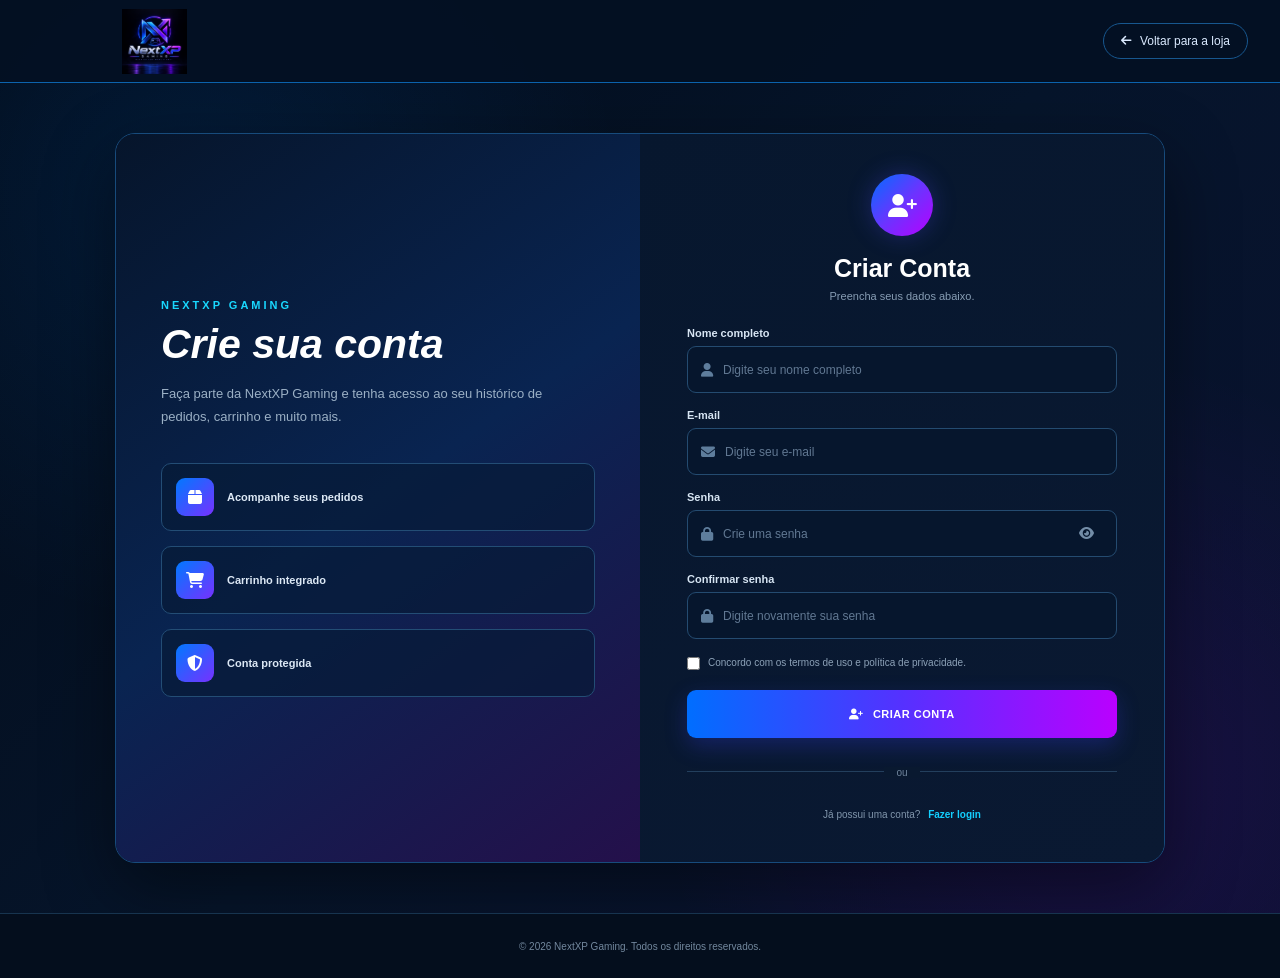
<file: pages/cadastro.html>
<!DOCTYPE html>
<html lang="pt-BR">

<head>
    <meta charset="UTF-8">

    <meta name="viewport" content="width=device-width, initial-scale=1.0">

    <meta
        name="description"
        content="Crie sua conta na NextXP Gaming."
    >

    <title>Cadastro | NextXP Gaming</title>

    <link rel="icon" type="image/png" href="../assets/img/favicon.png">

    <link rel="stylesheet" href="../style.css">

    <link
        rel="stylesheet"
        href="https://cdnjs.cloudflare.com/ajax/libs/font-awesome/6.7.2/css/all.min.css"
    >
</head>

<body class="register-page">


    <!-- CABEÇALHO -->
    <header class="register-header">

        <div class="container register-header-content">

            <a href="../index.html">

                <img
                    src="../assets/img/logo-nextxp.png"
                    alt="NextXP Gaming"
                    class="register-logo"
                >

            </a>


            <a
                href="../index.html"
                class="register-back"
            >

                <i class="fa-solid fa-arrow-left"></i>

                Voltar para a loja

            </a>

        </div>

    </header>



    <!-- CONTEÚDO PRINCIPAL -->
    <main class="register-main">

        <div class="register-container">


            <!-- LADO ESQUERDO -->
            <section class="register-presentation">

                <span class="register-small-title">
                    NEXTXP GAMING
                </span>

                <h1>
                    Crie sua conta
                </h1>

                <p>
                    Faça parte da NextXP Gaming e tenha
                    acesso ao seu histórico de pedidos,
                    carrinho e muito mais.
                </p>


                <div class="register-benefits">

                    <div>

                        <i class="fa-solid fa-box"></i>

                        <span>
                            Acompanhe seus pedidos
                        </span>

                    </div>


                    <div>

                        <i class="fa-solid fa-cart-shopping"></i>

                        <span>
                            Carrinho integrado
                        </span>

                    </div>


                    <div>

                        <i class="fa-solid fa-shield-halved"></i>

                        <span>
                            Conta protegida
                        </span>

                    </div>

                </div>

            </section>



            <!-- FORMULÁRIO -->
            <section class="register-form-area">

                <div class="register-card">


                    <div class="register-user-icon">

                        <i class="fa-solid fa-user-plus"></i>

                    </div>


                    <h2>
                        Criar Conta
                    </h2>


                    <p>
                        Preencha seus dados abaixo.
                    </p>



                    <form id="registerForm">


                        <!-- NOME -->
                        <div class="register-input-group">

                            <label for="registerName">
                                Nome completo
                            </label>

                            <div class="register-input">

                                <i class="fa-solid fa-user"></i>

                                <input
                                    type="text"
                                    id="registerName"
                                    placeholder="Digite seu nome completo"
                                >

                            </div>

                        </div>



                        <!-- EMAIL -->
                        <div class="register-input-group">

                            <label for="registerEmail">
                                E-mail
                            </label>

                            <div class="register-input">

                                <i class="fa-solid fa-envelope"></i>

                                <input
                                    type="email"
                                    id="registerEmail"
                                    placeholder="Digite seu e-mail"
                                >

                            </div>

                        </div>



                        <!-- SENHA -->
                        <div class="register-input-group">

                            <label for="registerPassword">
                                Senha
                            </label>

                            <div class="register-input">

                                <i class="fa-solid fa-lock"></i>

                                <input
                                    type="password"
                                    id="registerPassword"
                                    placeholder="Crie uma senha"
                                >


                                <button
                                    type="button"
                                    class="register-show-password"
                                    id="showRegisterPassword"
                                >

                                    <i class="fa-solid fa-eye"></i>

                                </button>

                            </div>

                        </div>



                        <!-- CONFIRMAR SENHA -->
                        <div class="register-input-group">

                            <label for="registerConfirmPassword">
                                Confirmar senha
                            </label>

                            <div class="register-input">

                                <i class="fa-solid fa-lock"></i>

                                <input
                                    type="password"
                                    id="registerConfirmPassword"
                                    placeholder="Digite novamente sua senha"
                                >

                            </div>

                        </div>



                        <!-- TERMOS -->
                        <label class="register-terms">

                            <input
                                type="checkbox"
                                id="registerTerms"
                            >

                            <span>
                                Concordo com os termos de uso
                                e política de privacidade.
                            </span>

                        </label>



                        <!-- BOTÃO -->
                        <button
                            type="submit"
                            class="register-button"
                        >

                            <i class="fa-solid fa-user-plus"></i>

                            CRIAR CONTA

                        </button>


                    </form>



                    <div class="register-divider">

                        <span>
                            ou
                        </span>

                    </div>



                    <div class="register-login">

                        <span>
                            Já possui uma conta?
                        </span>


                        <a href="login.html">
                            Fazer login
                        </a>

                    </div>


                </div>

            </section>


        </div>

    </main>



    <!-- RODAPÉ -->
    <footer class="register-footer">

        <p>
            © 2026 NextXP Gaming.
            Todos os direitos reservados.
        </p>

    </footer>



    <script src="../script.js"></script>

</body>

</html>
</file>
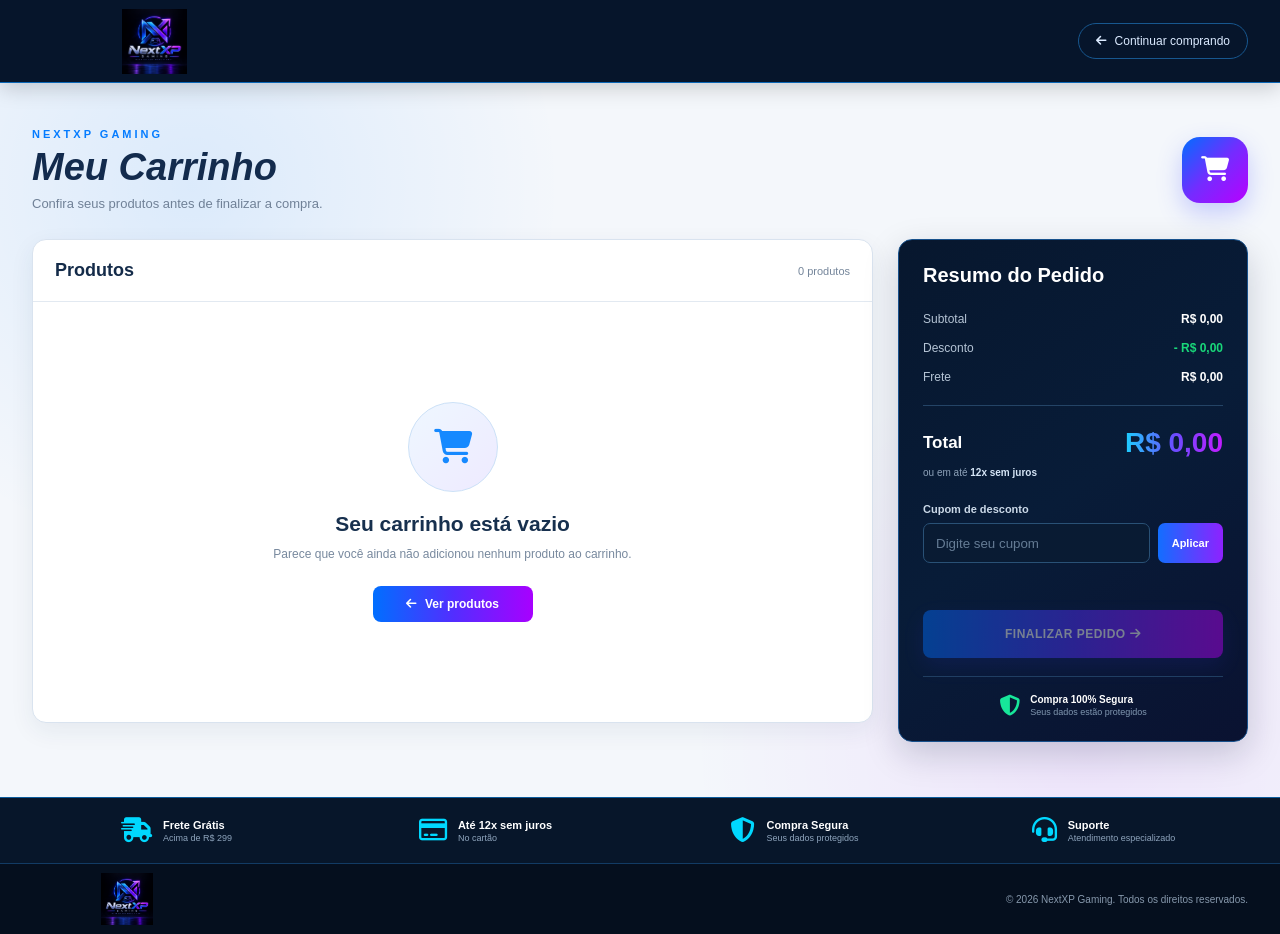
<file: pages/carrinho.html>
<!DOCTYPE html>
<html lang="pt-BR">

<head>
    <meta charset="UTF-8">

    <meta name="viewport" content="width=device-width, initial-scale=1.0">

    <meta
        name="description"
        content="Carrinho de compras da NextXP Gaming."
    >

    <title>Carrinho | NextXP Gaming</title>

    <link rel="icon" type="image/png" href="../assets/img/favicon.png">

    <!-- CSS -->
    <link rel="stylesheet" href="../style.css">

    <!-- Font Awesome -->
    <link
        rel="stylesheet"
        href="https://cdnjs.cloudflare.com/ajax/libs/font-awesome/6.7.2/css/all.min.css"
    >
</head>


<body class="cart-page">


    <!-- ==================================================
         CABEÇALHO
    =================================================== -->
    <header class="cart-header">

        <div class="container cart-header-content">


            <!-- LOGO -->
            <a
                href="../index.html"
                class="cart-logo"
            >

                <img
                    src="../assets/img/logo-nextxp.png"
                    alt="NextXP Gaming"
                >

            </a>


            <!-- VOLTAR -->
            <a
                href="../index.html"
                class="back-store"
            >

                <i class="fa-solid fa-arrow-left"></i>

                Continuar comprando

            </a>


        </div>

    </header>



    <!-- ==================================================
         CONTEÚDO PRINCIPAL
    =================================================== -->
    <main class="cart-main">

        <div class="container">


            <!-- TÍTULO -->
            <div class="cart-title">

                <div>

                    <span class="cart-small-title">
                        NEXTXP GAMING
                    </span>

                    <h1>
                        Meu Carrinho
                    </h1>

                    <p>
                        Confira seus produtos antes de finalizar a compra.
                    </p>

                </div>


                <div class="cart-title-icon">

                    <i class="fa-solid fa-cart-shopping"></i>

                </div>

            </div>



            <!-- ==================================================
                 ÁREA PRINCIPAL DO CARRINHO
            =================================================== -->
            <div class="cart-layout">


                <!-- ==================================================
                     PRODUTOS
                =================================================== -->
                <section class="cart-products-area">


                    <!-- CABEÇALHO -->
                    <div class="cart-products-header">

                        <h2>
                            Produtos
                        </h2>


                        <span id="cartItemsCount">
                            0 produtos
                        </span>

                    </div>



                    <!-- ==================================================
                         LISTA DE PRODUTOS
                    =================================================== -->
                    <div
                        class="cart-products-list"
                        id="cartProductsList"
                    >


                        <!--
                            Os produtos serão adicionados
                            aqui pelo JavaScript.
                        -->


                    </div>



                    <!-- ==================================================
                         CARRINHO VAZIO
                    =================================================== -->
                    <div
                        class="empty-cart"
                        id="emptyCart"
                    >


                        <div class="empty-cart-icon">

                            <i class="fa-solid fa-cart-shopping"></i>

                        </div>


                        <h2>
                            Seu carrinho está vazio
                        </h2>


                        <p>
                            Parece que você ainda não adicionou
                            nenhum produto ao carrinho.
                        </p>


                        <a
                            href="../index.html"
                            class="empty-cart-button"
                        >

                            <i class="fa-solid fa-arrow-left"></i>

                            Ver produtos

                        </a>


                    </div>


                </section>



                <!-- ==================================================
                     RESUMO DO PEDIDO
                =================================================== -->
                <aside class="cart-summary">


                    <h2>
                        Resumo do Pedido
                    </h2>



                    <!-- SUBTOTAL -->
                    <div class="summary-line">

                        <span>
                            Subtotal
                        </span>

                        <strong id="cartSubtotal">
                            R$ 0,00
                        </strong>

                    </div>



                    <!-- DESCONTO -->
                    <div class="summary-line">

                        <span>
                            Desconto
                        </span>

                        <strong
                            class="summary-discount"
                            id="cartDiscount"
                        >
                            - R$ 0,00
                        </strong>

                    </div>



                    <!-- FRETE -->
                    <div class="summary-line">

                        <span>
                            Frete
                        </span>

                        <strong id="cartShipping">
                            R$ 0,00
                        </strong>

                    </div>



                    <!-- DIVISOR -->
                    <div class="summary-divider"></div>



                    <!-- TOTAL -->
                    <div class="summary-total">

                        <span>
                            Total
                        </span>


                        <strong id="cartTotal">
                            R$ 0,00
                        </strong>

                    </div>



                    <!-- PARCELAMENTO -->
                    <p class="summary-installments">

                        ou em até

                        <strong>
                            12x sem juros
                        </strong>

                    </p>



                    <!-- ==================================================
                         CUPOM
                    =================================================== -->
                    <div class="coupon-area">


                        <label for="couponInput">

                            Cupom de desconto

                        </label>


                        <div class="coupon-form">

                            <input
                                type="text"
                                id="couponInput"
                                placeholder="Digite seu cupom"
                            >


                            <button
                                type="button"
                                id="applyCoupon"
                            >

                                Aplicar

                            </button>


                        </div>


                        <span
                            class="coupon-message"
                            id="couponMessage"
                        ></span>


                    </div>



                    <!-- ==================================================
                         FINALIZAR PEDIDO
                    =================================================== -->
                    <button
                        type="button"
                        class="checkout-button"
                        id="checkoutButton"
                    >

                        FINALIZAR PEDIDO

                        <i class="fa-solid fa-arrow-right"></i>

                    </button>



                    <!-- ==================================================
                         SEGURANÇA
                    =================================================== -->
                    <div class="cart-security">


                        <i class="fa-solid fa-shield-halved"></i>


                        <div>

                            <strong>
                                Compra 100% Segura
                            </strong>

                            <span>
                                Seus dados estão protegidos
                            </span>

                        </div>


                    </div>


                </aside>


            </div>


        </div>

    </main>



    <!-- ==================================================
         BENEFÍCIOS
    =================================================== -->
    <section class="cart-benefits">

        <div class="container cart-benefits-grid">


            <!-- BENEFÍCIO 1 -->
            <div class="cart-benefit">

                <i class="fa-solid fa-truck-fast"></i>

                <div>

                    <strong>
                        Frete Grátis
                    </strong>

                    <span>
                        Acima de R$ 299
                    </span>

                </div>

            </div>



            <!-- BENEFÍCIO 2 -->
            <div class="cart-benefit">

                <i class="fa-regular fa-credit-card"></i>

                <div>

                    <strong>
                        Até 12x sem juros
                    </strong>

                    <span>
                        No cartão
                    </span>

                </div>

            </div>



            <!-- BENEFÍCIO 3 -->
            <div class="cart-benefit">

                <i class="fa-solid fa-shield-halved"></i>

                <div>

                    <strong>
                        Compra Segura
                    </strong>

                    <span>
                        Seus dados protegidos
                    </span>

                </div>

            </div>



            <!-- BENEFÍCIO 4 -->
            <div class="cart-benefit">

                <i class="fa-solid fa-headset"></i>

                <div>

                    <strong>
                        Suporte
                    </strong>

                    <span>
                        Atendimento especializado
                    </span>

                </div>

            </div>


        </div>

    </section>



    <!-- ==================================================
         RODAPÉ
    =================================================== -->
    <footer class="cart-footer">

        <div class="container cart-footer-content">


            <img
                src="../assets/img/logo-nextxp.png"
                alt="NextXP Gaming"
            >


            <p>

                © 2026 NextXP Gaming.
                Todos os direitos reservados.

            </p>


        </div>

    </footer>



    <!-- JAVASCRIPT -->
    <script src="../script.js"></script>


</body>

</html>
</file>
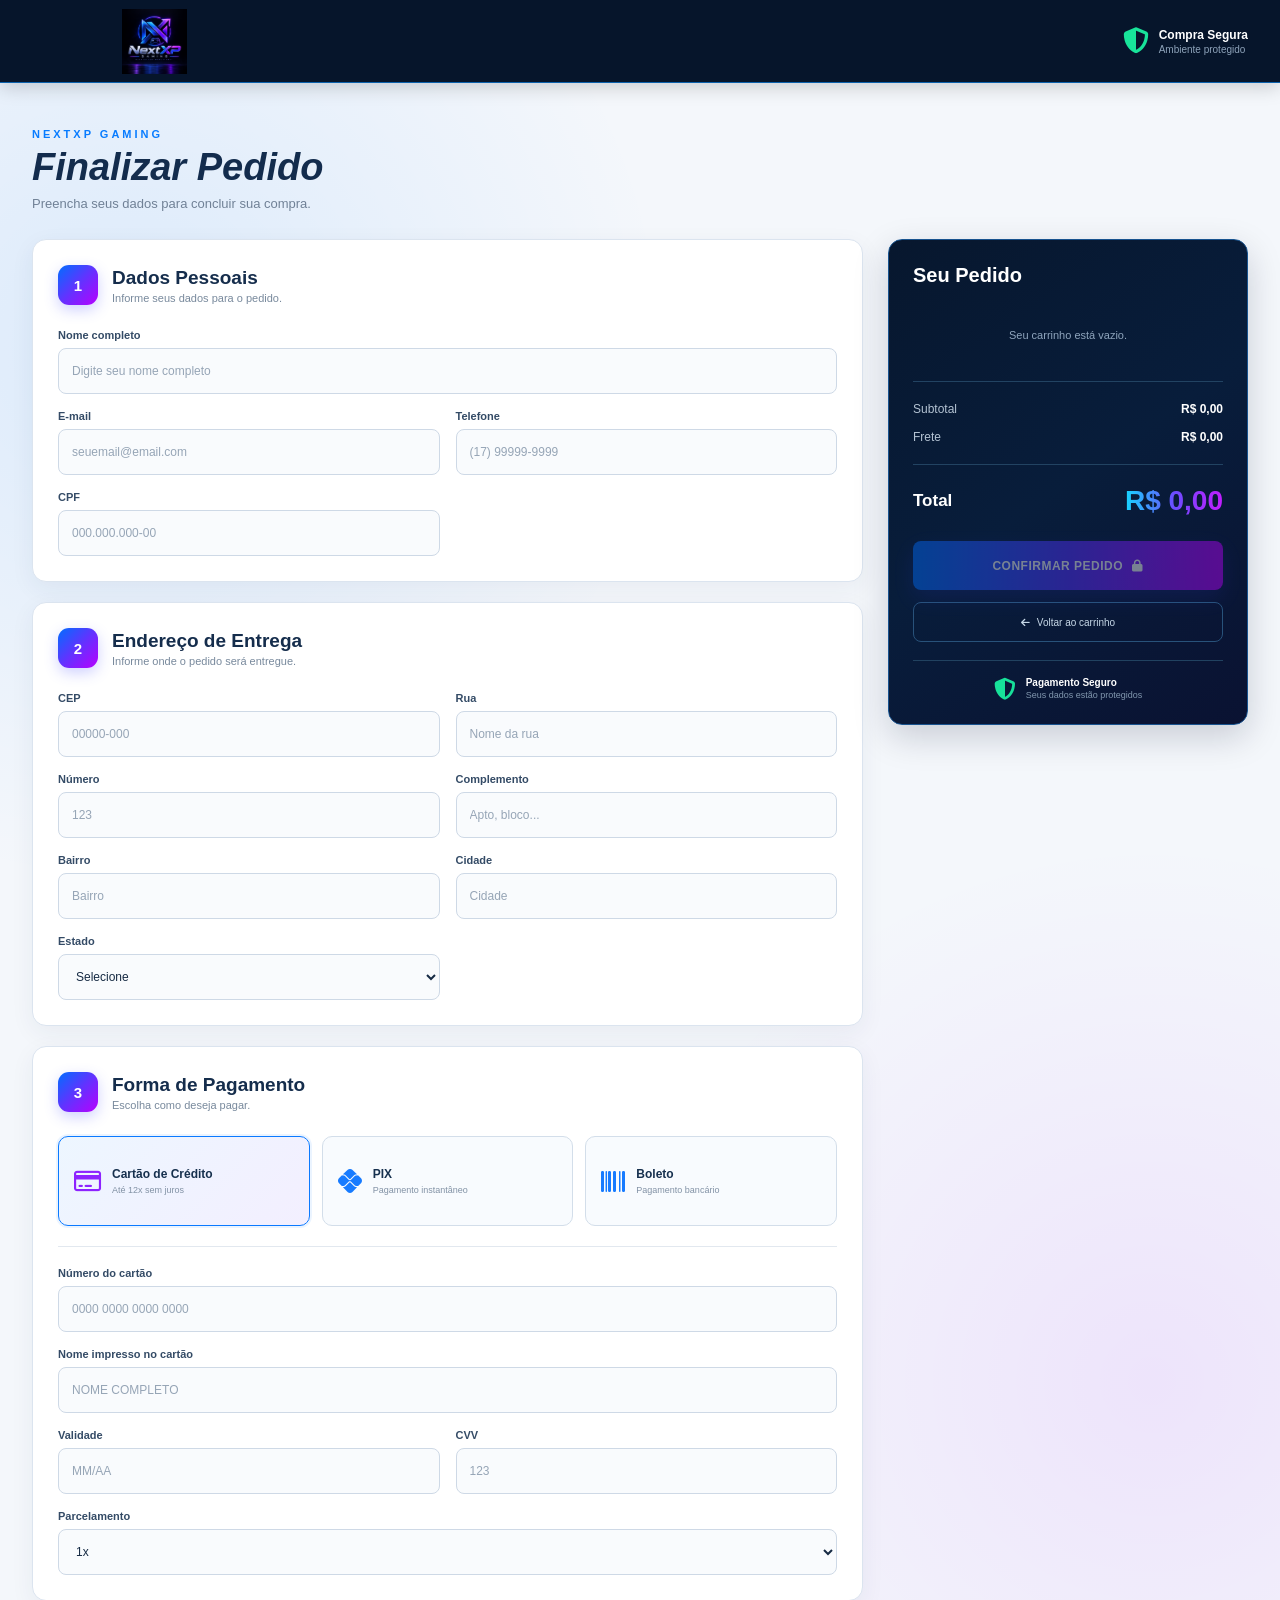
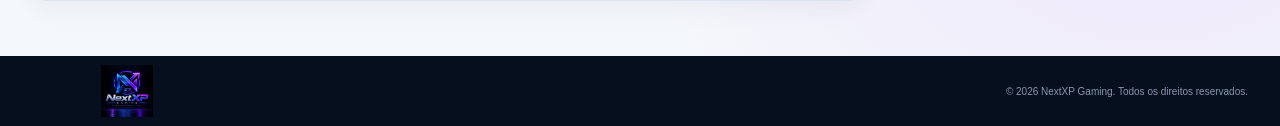
<file: pages/checkout.html>
<!DOCTYPE html>
<html lang="pt-BR">

<head>
    <meta charset="UTF-8">

    <meta name="viewport" content="width=device-width, initial-scale=1.0">

    <meta
        name="description"
        content="Finalização de pedido da NextXP Gaming."
    >

    <title>Finalizar Pedido | NextXP Gaming</title>

    <link rel="icon" type="image/png" href="../assets/img/favicon.png">

    <link rel="stylesheet" href="../style.css">

    <link
        rel="stylesheet"
        href="https://cdnjs.cloudflare.com/ajax/libs/font-awesome/6.7.2/css/all.min.css"
    >
</head>

<body class="checkout-page">


    <!-- ==================================================
         CABEÇALHO
    =================================================== -->
    <header class="checkout-header">

        <div class="container checkout-header-content">


            <a
                href="../index.html"
                class="checkout-logo"
            >
                <img
                    src="../assets/img/logo-nextxp.png"
                    alt="NextXP Gaming"
                >
            </a>


            <div class="checkout-security">

                <i class="fa-solid fa-shield-halved"></i>

                <div>
                    <strong>Compra Segura</strong>
                    <span>Ambiente protegido</span>
                </div>

            </div>


        </div>

    </header>



    <!-- ==================================================
         CONTEÚDO PRINCIPAL
    =================================================== -->
    <main class="checkout-main">

        <div class="container">


            <!-- TÍTULO -->
            <div class="checkout-title">

                <span>
                    NEXTXP GAMING
                </span>

                <h1>
                    Finalizar Pedido
                </h1>

                <p>
                    Preencha seus dados para concluir sua compra.
                </p>

            </div>



            <!-- ==================================================
                 LAYOUT
            =================================================== -->
            <div class="checkout-layout">


                <!-- ==================================================
                     FORMULÁRIOS
                =================================================== -->
                <section class="checkout-forms">


                    <!-- ==================================================
                         DADOS PESSOAIS
                    =================================================== -->
                    <div class="checkout-card">

                        <div class="checkout-card-title">

                            <div class="checkout-step">
                                1
                            </div>

                            <div>

                                <h2>
                                    Dados Pessoais
                                </h2>

                                <p>
                                    Informe seus dados para o pedido.
                                </p>

                            </div>

                        </div>


                        <div class="checkout-form-grid">


                            <div class="checkout-form-group checkout-full">

                                <label for="checkoutName">
                                    Nome completo
                                </label>

                                <input
                                    type="text"
                                    id="checkoutName"
                                    placeholder="Digite seu nome completo"
                                    required
                                >

                            </div>


                            <div class="checkout-form-group">

                                <label for="checkoutEmail">
                                    E-mail
                                </label>

                                <input
                                    type="email"
                                    id="checkoutEmail"
                                    placeholder="seuemail@email.com"
                                    required
                                >

                            </div>


                            <div class="checkout-form-group">

                                <label for="checkoutPhone">
                                    Telefone
                                </label>

                                <input
                                    type="tel"
                                    id="checkoutPhone"
                                    placeholder="(17) 99999-9999"
                                    required
                                >

                            </div>


                            <div class="checkout-form-group">

                                <label for="checkoutCpf">
                                    CPF
                                </label>

                                <input
                                    type="text"
                                    id="checkoutCpf"
                                    placeholder="000.000.000-00"
                                    required
                                >

                            </div>


                        </div>

                    </div>



                    <!-- ==================================================
                         ENDEREÇO
                    =================================================== -->
                    <div class="checkout-card">

                        <div class="checkout-card-title">

                            <div class="checkout-step">
                                2
                            </div>

                            <div>

                                <h2>
                                    Endereço de Entrega
                                </h2>

                                <p>
                                    Informe onde o pedido será entregue.
                                </p>

                            </div>

                        </div>


                        <div class="checkout-form-grid">


                            <div class="checkout-form-group">

                                <label for="checkoutCep">
                                    CEP
                                </label>

                                <input
                                    type="text"
                                    id="checkoutCep"
                                    placeholder="00000-000"
                                    required
                                >

                            </div>


                            <div class="checkout-form-group checkout-large">

                                <label for="checkoutStreet">
                                    Rua
                                </label>

                                <input
                                    type="text"
                                    id="checkoutStreet"
                                    placeholder="Nome da rua"
                                    required
                                >

                            </div>


                            <div class="checkout-form-group">

                                <label for="checkoutNumber">
                                    Número
                                </label>

                                <input
                                    type="text"
                                    id="checkoutNumber"
                                    placeholder="123"
                                    required
                                >

                            </div>


                            <div class="checkout-form-group">

                                <label for="checkoutComplement">
                                    Complemento
                                </label>

                                <input
                                    type="text"
                                    id="checkoutComplement"
                                    placeholder="Apto, bloco..."
                                >

                            </div>


                            <div class="checkout-form-group">

                                <label for="checkoutNeighborhood">
                                    Bairro
                                </label>

                                <input
                                    type="text"
                                    id="checkoutNeighborhood"
                                    placeholder="Bairro"
                                    required
                                >

                            </div>


                            <div class="checkout-form-group">

                                <label for="checkoutCity">
                                    Cidade
                                </label>

                                <input
                                    type="text"
                                    id="checkoutCity"
                                    placeholder="Cidade"
                                    required
                                >

                            </div>


                            <div class="checkout-form-group">

                                <label for="checkoutState">
                                    Estado
                                </label>

                                <select
                                    id="checkoutState"
                                    required
                                >

                                    <option value="">
                                        Selecione
                                    </option>

                                    <option value="SP">
                                        São Paulo
                                    </option>

                                    <option value="RJ">
                                        Rio de Janeiro
                                    </option>

                                    <option value="MG">
                                        Minas Gerais
                                    </option>

                                    <option value="PR">
                                        Paraná
                                    </option>

                                    <option value="SC">
                                        Santa Catarina
                                    </option>

                                    <option value="RS">
                                        Rio Grande do Sul
                                    </option>

                                </select>

                            </div>


                        </div>

                    </div>



                    <!-- ==================================================
                         PAGAMENTO
                    =================================================== -->
                    <div class="checkout-card">

                        <div class="checkout-card-title">

                            <div class="checkout-step">
                                3
                            </div>

                            <div>

                                <h2>
                                    Forma de Pagamento
                                </h2>

                                <p>
                                    Escolha como deseja pagar.
                                </p>

                            </div>

                        </div>



                        <div class="payment-options">


                            <!-- CARTÃO -->
                            <label class="payment-option">

                                <input
                                    type="radio"
                                    name="payment"
                                    value="cartao"
                                    checked
                                >

                                <div class="payment-option-content">

                                    <i class="fa-regular fa-credit-card"></i>

                                    <div>

                                        <strong>
                                            Cartão de Crédito
                                        </strong>

                                        <span>
                                            Até 12x sem juros
                                        </span>

                                    </div>

                                </div>

                            </label>



                            <!-- PIX -->
                            <label class="payment-option">

                                <input
                                    type="radio"
                                    name="payment"
                                    value="pix"
                                >

                                <div class="payment-option-content">

                                    <i class="fa-brands fa-pix"></i>

                                    <div>

                                        <strong>
                                            PIX
                                        </strong>

                                        <span>
                                            Pagamento instantâneo
                                        </span>

                                    </div>

                                </div>

                            </label>



                            <!-- BOLETO -->
                            <label class="payment-option">

                                <input
                                    type="radio"
                                    name="payment"
                                    value="boleto"
                                >

                                <div class="payment-option-content">

                                    <i class="fa-solid fa-barcode"></i>

                                    <div>

                                        <strong>
                                            Boleto
                                        </strong>

                                        <span>
                                            Pagamento bancário
                                        </span>

                                    </div>

                                </div>

                            </label>


                        </div>



                        <!-- ==================================================
                             DADOS DO CARTÃO
                        =================================================== -->
                        <div
                            class="card-payment-form"
                            id="cardPaymentForm"
                        >


                            <div class="checkout-form-grid">


                                <div class="checkout-form-group checkout-full">

                                    <label for="cardNumber">
                                        Número do cartão
                                    </label>

                                    <input
                                        type="text"
                                        id="cardNumber"
                                        placeholder="0000 0000 0000 0000"
                                    >

                                </div>


                                <div class="checkout-form-group checkout-full">

                                    <label for="cardName">
                                        Nome impresso no cartão
                                    </label>

                                    <input
                                        type="text"
                                        id="cardName"
                                        placeholder="NOME COMPLETO"
                                    >

                                </div>


                                <div class="checkout-form-group">

                                    <label for="cardExpiration">
                                        Validade
                                    </label>

                                    <input
                                        type="text"
                                        id="cardExpiration"
                                        placeholder="MM/AA"
                                    >

                                </div>


                                <div class="checkout-form-group">

                                    <label for="cardCvv">
                                        CVV
                                    </label>

                                    <input
                                        type="text"
                                        id="cardCvv"
                                        placeholder="123"
                                    >

                                </div>


                                <div class="checkout-form-group checkout-full">

                                    <label for="cardInstallments">
                                        Parcelamento
                                    </label>

                                    <select id="cardInstallments">

                                        <option value="1">
                                            1x
                                        </option>

                                        <option value="2">
                                            2x sem juros
                                        </option>

                                        <option value="3">
                                            3x sem juros
                                        </option>

                                        <option value="6">
                                            6x sem juros
                                        </option>

                                        <option value="12">
                                            12x sem juros
                                        </option>

                                    </select>

                                </div>


                            </div>

                        </div>


                    </div>


                </section>



                <!-- ==================================================
                     RESUMO DO PEDIDO
                =================================================== -->
                <aside class="checkout-summary">

                    <h2>
                        Seu Pedido
                    </h2>


                    <div
                        class="checkout-products"
                        id="checkoutProducts"
                    >

                    </div>


                    <div class="checkout-summary-divider"></div>


                    <div class="checkout-summary-line">

                        <span>
                            Subtotal
                        </span>

                        <strong id="checkoutSubtotal">
                            R$ 0,00
                        </strong>

                    </div>


                    <div class="checkout-summary-line">

                        <span>
                            Frete
                        </span>

                        <strong id="checkoutShipping">
                            R$ 0,00
                        </strong>

                    </div>


                    <div class="checkout-summary-divider"></div>


                    <div class="checkout-total">

                        <span>
                            Total
                        </span>

                        <strong id="checkoutTotal">
                            R$ 0,00
                        </strong>

                    </div>


                    <button
                        type="button"
                        id="confirmOrderButton"
                        class="confirm-order-button"
                    >

                        CONFIRMAR PEDIDO

                        <i class="fa-solid fa-lock"></i>

                    </button>


                    <a
                        href="carrinho.html"
                        class="checkout-back-cart"
                    >

                        <i class="fa-solid fa-arrow-left"></i>

                        Voltar ao carrinho

                    </a>


                    <div class="checkout-safe">

                        <i class="fa-solid fa-shield-halved"></i>

                        <div>

                            <strong>
                                Pagamento Seguro
                            </strong>

                            <span>
                                Seus dados estão protegidos
                            </span>

                        </div>

                    </div>


                </aside>


            </div>


        </div>

    </main>



    <!-- ==================================================
         RODAPÉ
    =================================================== -->
    <footer class="checkout-footer">

        <div class="container checkout-footer-content">

            <img
                src="../assets/img/logo-nextxp.png"
                alt="NextXP Gaming"
            >

            <p>
                © 2026 NextXP Gaming.
                Todos os direitos reservados.
            </p>

        </div>

    </footer>


    <script src="../script.js"></script>

</body>

</html>
</file>
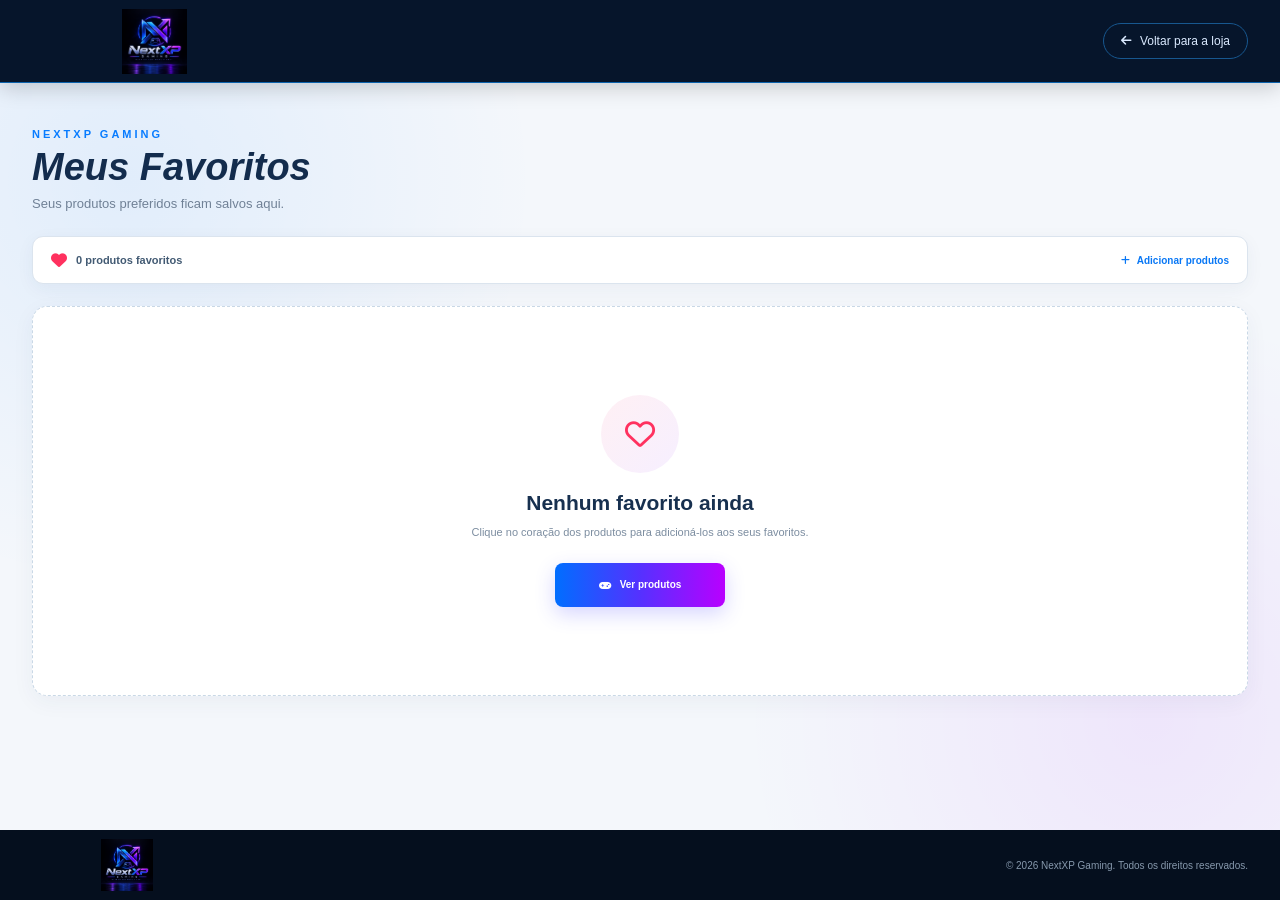
<file: pages/favoritos.html>
<!DOCTYPE html>
<html lang="pt-BR">

<head>
    <meta charset="UTF-8">


    <link rel="icon" type="image/png" href="../assets/img/favicon.png">


    <meta
        name="viewport"
        content="width=device-width, initial-scale=1.0"
    >

    <meta
        name="description"
        content="Produtos favoritos - NextXP Gaming"
    >

    <title>Favoritos | NextXP Gaming</title>

    <link
        rel="stylesheet"
        href="../style.css"
    >

    <link
        rel="stylesheet"
        href="https://cdnjs.cloudflare.com/ajax/libs/font-awesome/6.7.2/css/all.min.css"
    >
</head>


<body class="favorites-page">


    <!-- ==================================================
         CABEÇALHO
    =================================================== -->
    <header class="favorites-header">

        <div class="container favorites-header-content">


            <a href="../index.html">

                <img
                    src="../assets/img/logo-nextxp.png"
                    alt="NextXP Gaming"
                    class="favorites-logo"
                >

            </a>


            <a
                href="../index.html"
                class="favorites-back"
            >

                <i class="fa-solid fa-arrow-left"></i>

                Voltar para a loja

            </a>


        </div>

    </header>



    <!-- ==================================================
         CONTEÚDO
    =================================================== -->
    <main class="favorites-main">

        <div class="container">


            <!-- TÍTULO -->
            <div class="favorites-title">

                <span>
                    NEXTXP GAMING
                </span>

                <h1>
                    Meus Favoritos
                </h1>

                <p>
                    Seus produtos preferidos ficam salvos aqui.
                </p>

            </div>



            <!-- INFORMAÇÕES -->
            <div class="favorites-info">

                <div>

                    <i class="fa-solid fa-heart"></i>

                    <span id="favoritesCount">
                        0 produtos favoritos
                    </span>

                </div>


                <a href="../index.html#ofertas">

                    <i class="fa-solid fa-plus"></i>

                    Adicionar produtos

                </a>

            </div>



            <!-- LISTA DOS FAVORITOS -->
            <section
                class="favorites-grid"
                id="favoritesList"
            >


                <!-- ESTADO VAZIO -->
                <div
                    class="favorites-empty"
                    id="favoritesEmpty"
                >

                    <div class="favorites-empty-icon">

                        <i class="fa-regular fa-heart"></i>

                    </div>


                    <h2>
                        Nenhum favorito ainda
                    </h2>


                    <p>
                        Clique no coração dos produtos para
                        adicioná-los aos seus favoritos.
                    </p>


                    <a
                        href="../index.html#ofertas"
                        class="favorites-shop-button"
                    >

                        <i class="fa-solid fa-gamepad"></i>

                        Ver produtos

                    </a>

                </div>


            </section>


        </div>

    </main>



    <!-- ==================================================
         RODAPÉ
    =================================================== -->
    <footer class="favorites-footer">

        <div class="container favorites-footer-content">

            <img
                src="../assets/img/logo-nextxp.png"
                alt="NextXP Gaming"
            >

            <p>
                © 2026 NextXP Gaming.
                Todos os direitos reservados.
            </p>

        </div>

    </footer>



    <script src="../script.js"></script>

</body>

</html>
</file>
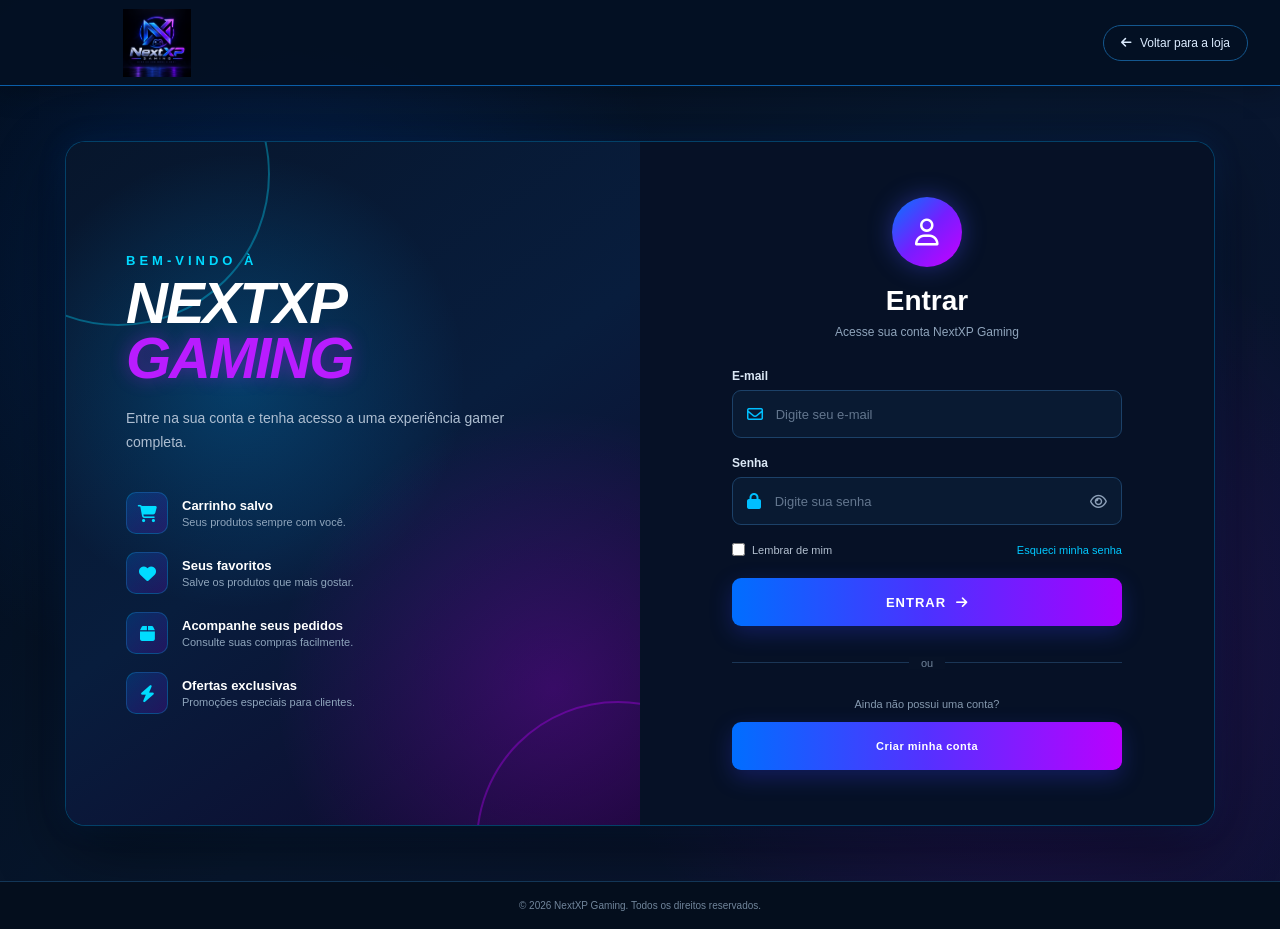
<file: pages/login.html>
<!DOCTYPE html>
<html lang="pt-BR">

<head>
    <meta charset="UTF-8">

    <meta name="viewport" content="width=device-width, initial-scale=1.0">

    <meta
        name="description"
        content="Entre na sua conta NextXP Gaming."
    >

    <title>Login | NextXP Gaming</title>

    <link rel="icon" type="image/png" href="../assets/img/favicon.png">

    <!-- CSS principal -->
    <link rel="stylesheet" href="../style.css">

    <!-- Font Awesome -->
    <link
        rel="stylesheet"
        href="https://cdnjs.cloudflare.com/ajax/libs/font-awesome/6.7.2/css/all.min.css"
    >
</head>


<body class="login-page">


    <!-- ==================================================
         CABEÇALHO DO LOGIN
    =================================================== -->
    <header class="login-header">

        <div class="container login-header-content">


            <!-- LOGO -->
            <a
                href="../index.html"
                class="login-logo"
            >

                <img
                    src="../assets/img/logo-nextxp.png"
                    alt="NextXP Gaming"
                >

            </a>


            <!-- VOLTAR -->
            <a
                href="../index.html"
                class="back-home"
            >

                <i class="fa-solid fa-arrow-left"></i>

                Voltar para a loja

            </a>


        </div>

    </header>



    <!-- ==================================================
         CONTEÚDO PRINCIPAL
    =================================================== -->
    <main class="login-main">


        <div class="login-container">


            <!-- ==================================================
                 LADO ESQUERDO
            =================================================== -->
            <section class="login-presentation">


                <div class="login-presentation-content">


                    <span class="login-small-title">
                        BEM-VINDO À
                    </span>


                    <h1>
                        NEXTXP
                        <span>GAMING</span>
                    </h1>


                    <p>
                        Entre na sua conta e tenha acesso a uma
                        experiência gamer completa.
                    </p>



                    <!-- BENEFÍCIOS -->
                    <div class="login-benefits">


                        <div class="login-benefit">

                            <i class="fa-solid fa-cart-shopping"></i>

                            <div>

                                <strong>
                                    Carrinho salvo
                                </strong>

                                <span>
                                    Seus produtos sempre com você.
                                </span>

                            </div>

                        </div>



                        <div class="login-benefit">

                            <i class="fa-solid fa-heart"></i>

                            <div>

                                <strong>
                                    Seus favoritos
                                </strong>

                                <span>
                                    Salve os produtos que mais gostar.
                                </span>

                            </div>

                        </div>



                        <div class="login-benefit">

                            <i class="fa-solid fa-box"></i>

                            <div>

                                <strong>
                                    Acompanhe seus pedidos
                                </strong>

                                <span>
                                    Consulte suas compras facilmente.
                                </span>

                            </div>

                        </div>



                        <div class="login-benefit">

                            <i class="fa-solid fa-bolt"></i>

                            <div>

                                <strong>
                                    Ofertas exclusivas
                                </strong>

                                <span>
                                    Promoções especiais para clientes.
                                </span>

                            </div>

                        </div>


                    </div>


                </div>

            </section>



            <!-- ==================================================
                 FORMULÁRIO DE LOGIN
            =================================================== -->
            <section class="login-form-area">


                <div class="login-card">


                    <!-- ÍCONE -->
                    <div class="login-user-icon">

                        <i class="fa-regular fa-user"></i>

                    </div>



                    <div class="login-card-title">


                        <h2>
                            Entrar
                        </h2>


                        <p>
                            Acesse sua conta NextXP Gaming
                        </p>


                    </div>



                    <!-- FORMULÁRIO -->
                    <form
                        class="login-form"
                        id="loginForm"
                    >


                        <!-- EMAIL -->
                        <div class="form-group">


                            <label for="loginEmail">

                                E-mail

                            </label>


                            <div class="input-group">


                                <i class="fa-regular fa-envelope"></i>


                                <input
                                    type="email"
                                    id="loginEmail"
                                    name="email"
                                    placeholder="Digite seu e-mail"
                                    required
                                >


                            </div>


                        </div>



                        <!-- SENHA -->
                        <div class="form-group">


                            <label for="loginPassword">

                                Senha

                            </label>


                            <div class="input-group">


                                <i class="fa-solid fa-lock"></i>


                                <input
                                    type="password"
                                    id="loginPassword"
                                    name="senha"
                                    placeholder="Digite sua senha"
                                    required
                                >


                                <button
                                    type="button"
                                    class="show-password"
                                    id="showPassword"
                                    aria-label="Mostrar senha"
                                >

                                    <i class="fa-regular fa-eye"></i>

                                </button>


                            </div>


                        </div>



                        <!-- LEMBRAR / ESQUECI -->
                        <div class="login-options">


                            <label class="remember-me">


                                <input
                                    type="checkbox"
                                    id="rememberMe"
                                >


                                <span>
                                    Lembrar de mim
                                </span>


                            </label>



                            <a href="recuperar-senha.html">
    Esqueci minha senha
</a>


                        </div>



                        <!-- BOTÃO -->
                        <button
                            type="submit"
                            class="login-button"
                        >

                            ENTRAR

                            <i class="fa-solid fa-arrow-right"></i>

                        </button>


                    </form>



                    <!-- DIVISOR -->
                    <div class="login-divider">


                        <span>
                            ou
                        </span>


                    </div>



                    <!-- CADASTRO -->
                    <div class="register-area">


                        <p>
                            Ainda não possui uma conta?
                        </p>


                        <a
                            href="cadastro.html"
                            class="register-button"
                        >

                            Criar minha conta

                        </a>


                    </div>


                </div>


            </section>


        </div>


    </main>



    <!-- ==================================================
         RODAPÉ SIMPLES
    =================================================== -->
    <footer class="login-footer">


        <div class="container">


            <p>
                © 2026 NextXP Gaming.
                Todos os direitos reservados.
            </p>


        </div>


    </footer>



    <!-- JAVASCRIPT -->
    <script src="../script.js"></script>


</body>

</html>
</file>
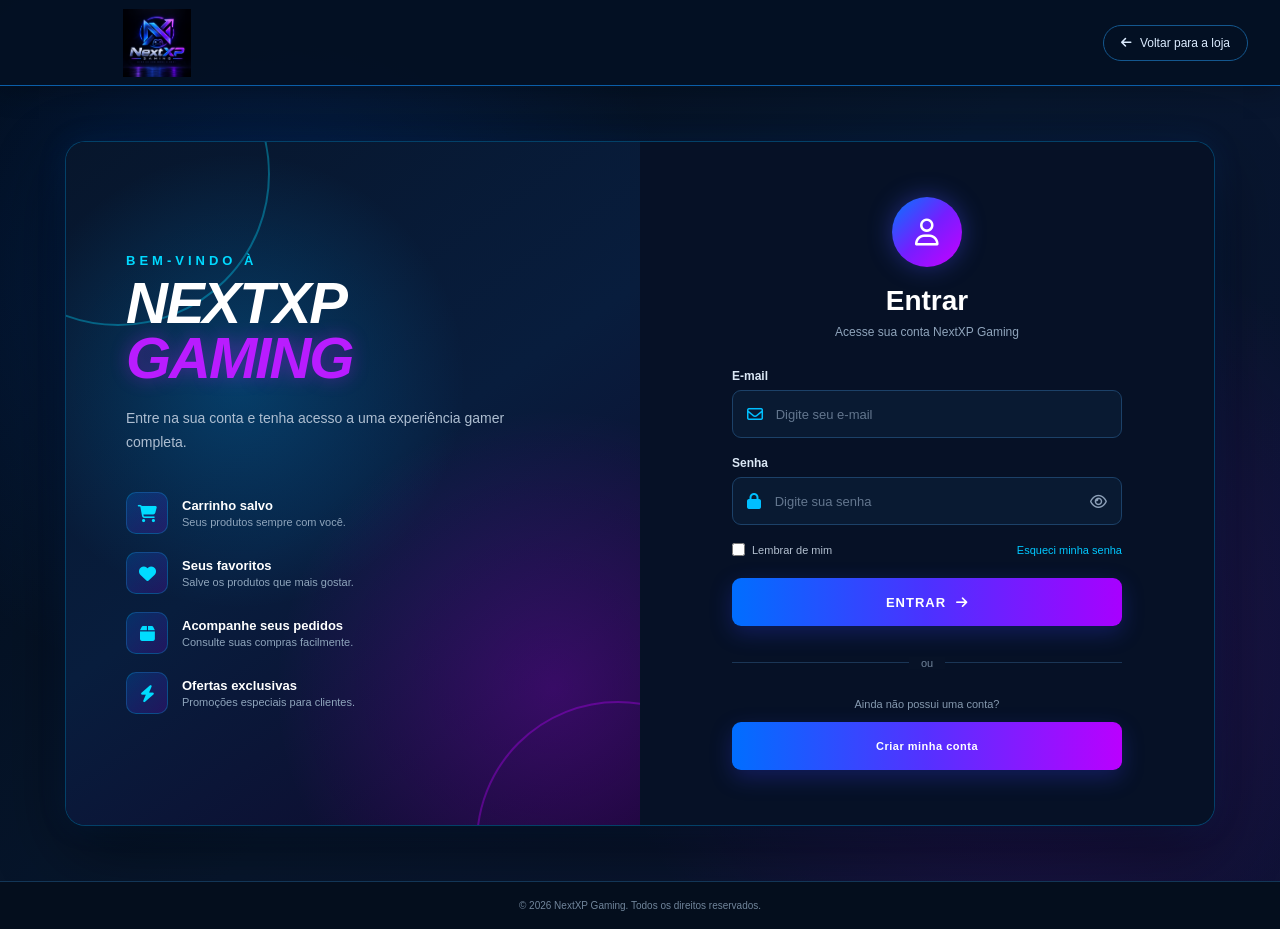
<file: pages/minha-conta.html>
<!DOCTYPE html>
<html lang="pt-BR">

<head>
    <meta charset="UTF-8">

    <meta name="viewport" content="width=device-width, initial-scale=1.0">

    <meta
        name="description"
        content="Minha Conta - NextXP Gaming"
    >

    <title>Minha Conta | NextXP Gaming</title>

    <link rel="icon" type="image/png" href="../assets/img/favicon.png">

    <link rel="stylesheet" href="../style.css">

    <link
        rel="stylesheet"
        href="https://cdnjs.cloudflare.com/ajax/libs/font-awesome/6.7.2/css/all.min.css"
    >
</head>

<body class="account-page">


    <!-- ==========================================
         CABEÇALHO
    =========================================== -->
    <header class="account-header">

        <div class="container account-header-content">

            <a
                href="../index.html"
                class="account-logo"
            >
                <img
                    src="../assets/img/logo-nextxp.png"
                    alt="NextXP Gaming"
                >
            </a>


            <a
                href="../index.html"
                class="account-back"
            >

                <i class="fa-solid fa-arrow-left"></i>

                Voltar para a loja

            </a>

        </div>

    </header>



    <!-- ==========================================
         CONTEÚDO
    =========================================== -->
    <main class="account-main">

        <div class="container">


            <!-- ======================================
                 TÍTULO
            ======================================= -->
            <div class="account-title">

                <span>
                    NEXTXP GAMING
                </span>

                <h1>
                    Minha Conta
                </h1>

                <p>
                    Gerencie sua conta e acompanhe seus pedidos.
                </p>

            </div>



            <!-- ======================================
                 LAYOUT
            ======================================= -->
            <div class="account-layout">


                <!-- ==================================
                     MENU LATERAL
                =================================== -->
                <aside class="account-sidebar">


                    <!-- USUÁRIO -->
                    <div class="account-user">

                        <div class="account-avatar">

                            <i class="fa-solid fa-user"></i>

                        </div>


                        <div>

                            <strong id="accountUserName">
                                Cliente NextXP
                            </strong>

                            <span id="accountUserEmail">
                                email@email.com
                            </span>

                        </div>

                    </div>



                    <!-- MENU -->
                    <nav class="account-menu">


                        <button
                            type="button"
                            class="account-menu-item active"
                            data-section="accountOverview"
                        >

                            <i class="fa-solid fa-house"></i>

                            Visão Geral

                        </button>



                        <button
                            type="button"
                            class="account-menu-item"
                            data-section="accountOrders"
                        >

                            <i class="fa-solid fa-box"></i>

                            Meus Pedidos

                        </button>



                        <button
                            type="button"
                            class="account-menu-item"
                            data-section="accountProfile"
                        >

                            <i class="fa-solid fa-user-gear"></i>

                            Meus Dados

                        </button>



                        <button
                            type="button"
                            class="account-menu-item logout-button"
                            id="logoutButton"
                        >

                            <i class="fa-solid fa-right-from-bracket"></i>

                            Sair

                        </button>


                    </nav>


                </aside>



                <!-- ==================================
                     CONTEÚDO DA CONTA
                =================================== -->
                <section class="account-content">


                    <!-- ==================================
                         VISÃO GERAL
                    =================================== -->
                    <div
                        class="account-section active"
                        id="accountOverview"
                    >


                        <div class="account-section-header">

                            <div>

                                <h2>
                                    Visão Geral
                                </h2>

                                <p>
                                    Resumo da sua conta NextXP Gaming.
                                </p>

                            </div>

                        </div>



                        <!-- CARDS -->
                        <div class="account-stats">


                            <div class="account-stat-card">

                                <div class="stat-icon">

                                    <i class="fa-solid fa-box"></i>

                                </div>

                                <div>

                                    <span>
                                        Pedidos realizados
                                    </span>

                                    <strong id="totalOrders">
                                        0
                                    </strong>

                                </div>

                            </div>



                            <div class="account-stat-card">

                                <div class="stat-icon">

                                    <i class="fa-solid fa-cart-shopping"></i>

                                </div>

                                <div>

                                    <span>
                                        Produtos comprados
                                    </span>

                                    <strong id="totalProductsBought">
                                        0
                                    </strong>

                                </div>

                            </div>



                            <div class="account-stat-card">

                                <div class="stat-icon">

                                    <i class="fa-solid fa-money-bill-wave"></i>

                                </div>

                                <div>

                                    <span>
                                        Total em compras
                                    </span>

                                    <strong id="totalSpent">
                                        R$ 0,00
                                    </strong>

                                </div>

                            </div>


                        </div>



                        <!-- ÚLTIMO PEDIDO -->
                        <div class="account-last-order">

                            <div class="account-block-title">

                                <h3>
                                    Último Pedido
                                </h3>

                                <button
                                    type="button"
                                    id="viewAllOrders"
                                >
                                    Ver todos
                                </button>

                            </div>


                            <div
                                id="lastOrderContainer"
                                class="last-order-container"
                            >

                                <p class="account-empty-message">

                                    Nenhum pedido realizado ainda.

                                </p>

                            </div>

                        </div>


                    </div>



                    <!-- ==================================
                         MEUS PEDIDOS
                    =================================== -->
                    <div
                        class="account-section"
                        id="accountOrders"
                    >


                        <div class="account-section-header">

                            <div>

                                <h2>
                                    Meus Pedidos
                                </h2>

                                <p>
                                    Acompanhe todas as suas compras.
                                </p>

                            </div>

                        </div>



                        <div
                            class="orders-list"
                            id="ordersList"
                        >

                            <p class="account-empty-message">

                                Você ainda não possui pedidos.

                            </p>

                        </div>


                    </div>



                    <!-- ==================================
                         MEUS DADOS
                    =================================== -->
                    <div
                        class="account-section"
                        id="accountProfile"
                    >


                        <div class="account-section-header">

                            <div>

                                <h2>
                                    Meus Dados
                                </h2>

                                <p>
                                    Informações da sua conta.
                                </p>

                            </div>

                        </div>



                        <div class="account-profile-card">


                            <div class="profile-field">

                                <label>
                                    E-mail
                                </label>

                                <input
                                    type="email"
                                    id="profileEmail"
                                    readonly
                                >

                            </div>



                            <div class="profile-field">

                                <label>
                                    Status da conta
                                </label>

                                <div class="account-status">

                                    <i class="fa-solid fa-circle-check"></i>

                                    Conta ativa

                                </div>

                            </div>


                        </div>


                    </div>


                </section>


            </div>


        </div>

    </main>



    <!-- ==========================================
         RODAPÉ
    =========================================== -->
    <footer class="account-footer">

        <div class="container account-footer-content">

            <img
                src="../assets/img/logo-nextxp.png"
                alt="NextXP Gaming"
            >

            <p>
                © 2026 NextXP Gaming.
                Todos os direitos reservados.
            </p>

        </div>

    </footer>



    <script src="../script.js"></script>

</body>

</html>
</file>
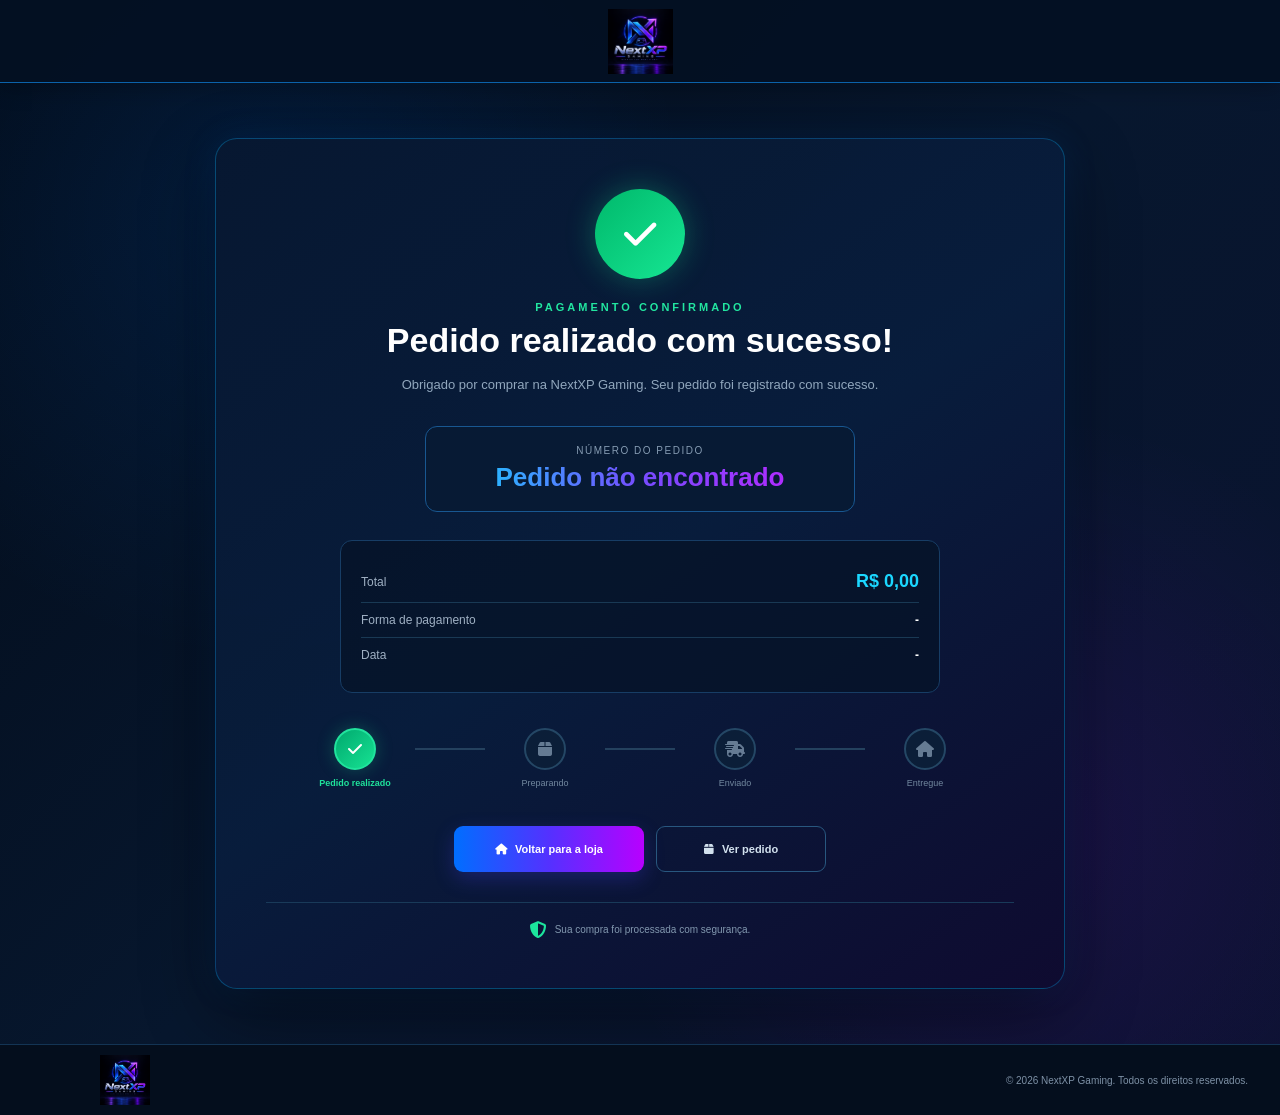
<file: pages/pedido-confirmado.html>
<!DOCTYPE html>
<html lang="pt-BR">

<head>
    <meta charset="UTF-8">

    <meta name="viewport" content="width=device-width, initial-scale=1.0">

    <meta
        name="description"
        content="Pedido confirmado na NextXP Gaming."
    >

    <title>Pedido Confirmado | NextXP Gaming</title>

    <link rel="icon" type="image/png" href="../assets/img/favicon.png">

    <link rel="stylesheet" href="../style.css">

    <link
        rel="stylesheet"
        href="https://cdnjs.cloudflare.com/ajax/libs/font-awesome/6.7.2/css/all.min.css"
    >
</head>

<body class="success-page">


    <!-- CABEÇALHO -->
    <header class="success-header">

        <div class="container success-header-content">

            <a
                href="../index.html"
                class="success-logo"
            >

                <img
                    src="../assets/img/logo-nextxp.png"
                    alt="NextXP Gaming"
                >

            </a>

        </div>

    </header>



    <!-- CONTEÚDO -->
    <main class="success-main">


        <section class="success-card">


            <!-- ÍCONE -->
            <div class="success-icon">

                <i class="fa-solid fa-check"></i>

            </div>



            <span class="success-label">
                PAGAMENTO CONFIRMADO
            </span>



            <h1>
                Pedido realizado com sucesso!
            </h1>



            <p class="success-description">

                Obrigado por comprar na NextXP Gaming.

                Seu pedido foi registrado com sucesso.

            </p>



            <!-- NÚMERO DO PEDIDO -->
            <div class="success-order-number">

                <span>
                    Número do pedido
                </span>

                <strong id="successOrderNumber">
                    NXP000000
                </strong>

            </div>



            <!-- RESUMO -->
            <div class="success-summary">


                <div class="success-summary-line">

                    <span>
                        Total
                    </span>

                    <strong id="successOrderTotal">
                        R$ 0,00
                    </strong>

                </div>



                <div class="success-summary-line">

                    <span>
                        Forma de pagamento
                    </span>

                    <strong id="successPayment">
                        -
                    </strong>

                </div>



                <div class="success-summary-line">

                    <span>
                        Data
                    </span>

                    <strong id="successOrderDate">
                        -
                    </strong>

                </div>


            </div>



            <!-- STATUS -->
            <div class="success-status">

                <div class="status-item active">

                    <div class="status-icon">
                        <i class="fa-solid fa-check"></i>
                    </div>

                    <span>
                        Pedido realizado
                    </span>

                </div>


                <div class="status-line"></div>


                <div class="status-item">

                    <div class="status-icon">
                        <i class="fa-solid fa-box"></i>
                    </div>

                    <span>
                        Preparando
                    </span>

                </div>


                <div class="status-line"></div>


                <div class="status-item">

                    <div class="status-icon">
                        <i class="fa-solid fa-truck-fast"></i>
                    </div>

                    <span>
                        Enviado
                    </span>

                </div>


                <div class="status-line"></div>


                <div class="status-item">

                    <div class="status-icon">
                        <i class="fa-solid fa-house"></i>
                    </div>

                    <span>
                        Entregue
                    </span>

                </div>

            </div>



            <!-- BOTÕES -->
            <div class="success-actions">


                <a
                    href="../index.html"
                    class="success-home-button"
                >

                    <i class="fa-solid fa-house"></i>

                    Voltar para a loja

                </a>


                <button
                    type="button"
                    class="success-order-button"
                    id="viewOrderButton"
                >

                    <i class="fa-solid fa-box"></i>

                    Ver pedido

                </button>


            </div>


            <!-- SEGURANÇA -->
            <div class="success-security">

                <i class="fa-solid fa-shield-halved"></i>

                <span>
                    Sua compra foi processada com segurança.
                </span>

            </div>


        </section>


    </main>



    <!-- RODAPÉ -->
    <footer class="success-footer">

        <div class="container success-footer-content">

            <img
                src="../assets/img/logo-nextxp.png"
                alt="NextXP Gaming"
            >

            <p>
                © 2026 NextXP Gaming.
                Todos os direitos reservados.
            </p>

        </div>

    </footer>



    <script src="../script.js"></script>

</body>

</html>
</file>
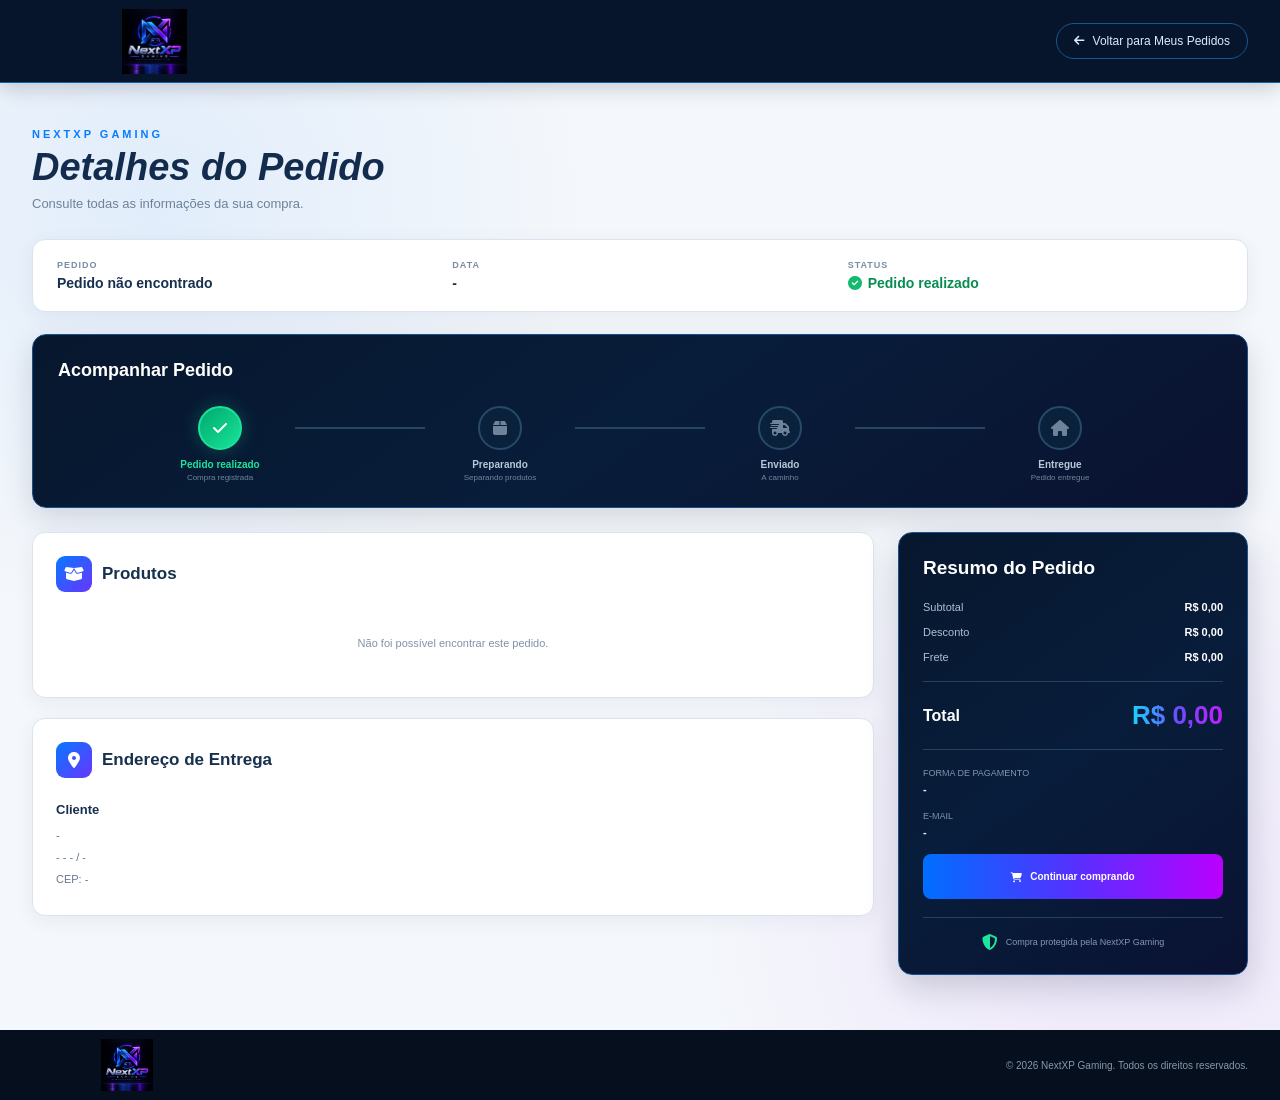
<file: pages/pedido-detalhes.html>
<!DOCTYPE html>
<html lang="pt-BR">

<head>
    <meta charset="UTF-8">

    <meta
        name="viewport"
        content="width=device-width, initial-scale=1.0"
    >

    <meta
        name="description"
        content="Detalhes do pedido - NextXP Gaming"
    >

    <title>Detalhes do Pedido | NextXP Gaming</title>

    <link rel="icon" type="image/png" href="../assets/img/favicon.png">

    <link
        rel="stylesheet"
        href="../style.css"
    >

    <link
        rel="stylesheet"
        href="https://cdnjs.cloudflare.com/ajax/libs/font-awesome/6.7.2/css/all.min.css"
    >
</head>


<body class="order-details-page">


    <!-- ==================================================
         CABEÇALHO
    =================================================== -->
    <header class="order-details-header">

        <div class="container order-details-header-content">


            <a href="../index.html">

                <img
                    src="../assets/img/logo-nextxp.png"
                    alt="NextXP Gaming"
                    class="order-details-logo"
                >

            </a>


            <a
                href="minha-conta.html"
                class="order-details-back"
            >

                <i class="fa-solid fa-arrow-left"></i>

                Voltar para Meus Pedidos

            </a>


        </div>

    </header>



    <!-- ==================================================
         CONTEÚDO
    =================================================== -->
    <main class="order-details-main">

        <div class="container">


            <!-- ==========================================
                 TÍTULO
            =========================================== -->
            <div class="order-details-title">

                <span>
                    NEXTXP GAMING
                </span>

                <h1>
                    Detalhes do Pedido
                </h1>

                <p>
                    Consulte todas as informações da sua compra.
                </p>

            </div>



            <!-- ==========================================
                 CABEÇALHO DO PEDIDO
            =========================================== -->
            <section class="order-details-top">


                <div>

                    <span class="order-details-label">
                        Pedido
                    </span>

                    <strong id="detailsOrderNumber">
                        NXP000000
                    </strong>

                </div>


                <div>

                    <span class="order-details-label">
                        Data
                    </span>

                    <strong id="detailsOrderDate">
                        -
                    </strong>

                </div>


                <div>

                    <span class="order-details-label">
                        Status
                    </span>

                    <strong class="details-status">

                        <i class="fa-solid fa-circle-check"></i>

                        Pedido realizado

                    </strong>

                </div>


            </section>



            <!-- ==========================================
                 STATUS DO PEDIDO
            =========================================== -->
            <section class="order-tracking-card">

                <h2>
                    Acompanhar Pedido
                </h2>


                <div class="order-tracking">


                    <div class="tracking-item active">

                        <div class="tracking-icon">

                            <i class="fa-solid fa-check"></i>

                        </div>

                        <strong>
                            Pedido realizado
                        </strong>

                        <span>
                            Compra registrada
                        </span>

                    </div>


                    <div class="tracking-line"></div>


                    <div class="tracking-item">

                        <div class="tracking-icon">

                            <i class="fa-solid fa-box"></i>

                        </div>

                        <strong>
                            Preparando
                        </strong>

                        <span>
                            Separando produtos
                        </span>

                    </div>


                    <div class="tracking-line"></div>


                    <div class="tracking-item">

                        <div class="tracking-icon">

                            <i class="fa-solid fa-truck-fast"></i>

                        </div>

                        <strong>
                            Enviado
                        </strong>

                        <span>
                            A caminho
                        </span>

                    </div>


                    <div class="tracking-line"></div>


                    <div class="tracking-item">

                        <div class="tracking-icon">

                            <i class="fa-solid fa-house"></i>

                        </div>

                        <strong>
                            Entregue
                        </strong>

                        <span>
                            Pedido entregue
                        </span>

                    </div>


                </div>

            </section>



            <!-- ==========================================
                 LAYOUT PRINCIPAL
            =========================================== -->
            <div class="order-details-layout">


                <!-- ======================================
                     LADO ESQUERDO
                ======================================= -->
                <div class="order-details-content">


                    <!-- PRODUTOS -->
                    <section class="order-details-card">

                        <div class="order-details-card-title">

                            <i class="fa-solid fa-box-open"></i>

                            <h2>
                                Produtos
                            </h2>

                        </div>


                        <div
                            id="detailsProducts"
                            class="details-products"
                        >

                            <p class="details-empty">
                                Nenhum produto encontrado.
                            </p>

                        </div>

                    </section>



                    <!-- ENDEREÇO -->
                    <section class="order-details-card">

                        <div class="order-details-card-title">

                            <i class="fa-solid fa-location-dot"></i>

                            <h2>
                                Endereço de Entrega
                            </h2>

                        </div>


                        <div class="details-address">

                            <strong id="detailsCustomerName">
                                Cliente
                            </strong>


                            <p id="detailsStreet">
                                -
                            </p>


                            <p>

                                <span id="detailsNeighborhood">
                                    -
                                </span>

                                -

                                <span id="detailsCity">
                                    -
                                </span>

                                /

                                <span id="detailsState">
                                    -
                                </span>

                            </p>


                            <p>

                                CEP:

                                <span id="detailsCep">
                                    -
                                </span>

                            </p>


                            <p
                                id="detailsComplementContainer"
                                style="display: none;"
                            >

                                Complemento:

                                <span id="detailsComplement">
                                    -
                                </span>

                            </p>

                        </div>

                    </section>


                </div>



                <!-- ======================================
                     LADO DIREITO
                ======================================= -->
                <aside class="order-details-summary">


                    <h2>
                        Resumo do Pedido
                    </h2>


                    <div class="details-summary-line">

                        <span>
                            Subtotal
                        </span>

                        <strong id="detailsSubtotal">
                            R$ 0,00
                        </strong>

                    </div>


                    <div class="details-summary-line">

                        <span>
                            Desconto
                        </span>

                        <strong id="detailsDiscount">
                            R$ 0,00
                        </strong>

                    </div>


                    <div class="details-summary-line">

                        <span>
                            Frete
                        </span>

                        <strong id="detailsShipping">
                            R$ 0,00
                        </strong>

                    </div>


                    <div class="details-summary-divider"></div>


                    <div class="details-summary-total">

                        <span>
                            Total
                        </span>

                        <strong id="detailsTotal">
                            R$ 0,00
                        </strong>

                    </div>


                    <div class="details-summary-divider"></div>



                    <!-- PAGAMENTO -->
                    <div class="details-payment">

                        <span>
                            Forma de pagamento
                        </span>

                        <strong id="detailsPayment">
                            -
                        </strong>

                    </div>



                    <!-- CLIENTE -->
                    <div class="details-customer">

                        <span>
                            E-mail
                        </span>

                        <strong id="detailsEmail">
                            -
                        </strong>

                    </div>



                    <a
                        href="../index.html"
                        class="details-buy-again"
                    >

                        <i class="fa-solid fa-cart-shopping"></i>

                        Continuar comprando

                    </a>


                    <div class="details-security">

                        <i class="fa-solid fa-shield-halved"></i>

                        <span>
                            Compra protegida pela NextXP Gaming
                        </span>

                    </div>


                </aside>


            </div>


        </div>

    </main>



    <!-- ==================================================
         RODAPÉ
    =================================================== -->
    <footer class="order-details-footer">

        <div class="container order-details-footer-content">

            <img
                src="../assets/img/logo-nextxp.png"
                alt="NextXP Gaming"
            >

            <p>
                © 2026 NextXP Gaming.
                Todos os direitos reservados.
            </p>

        </div>

    </footer>



    <script src="../script.js"></script>


</body>

</html>
</file>
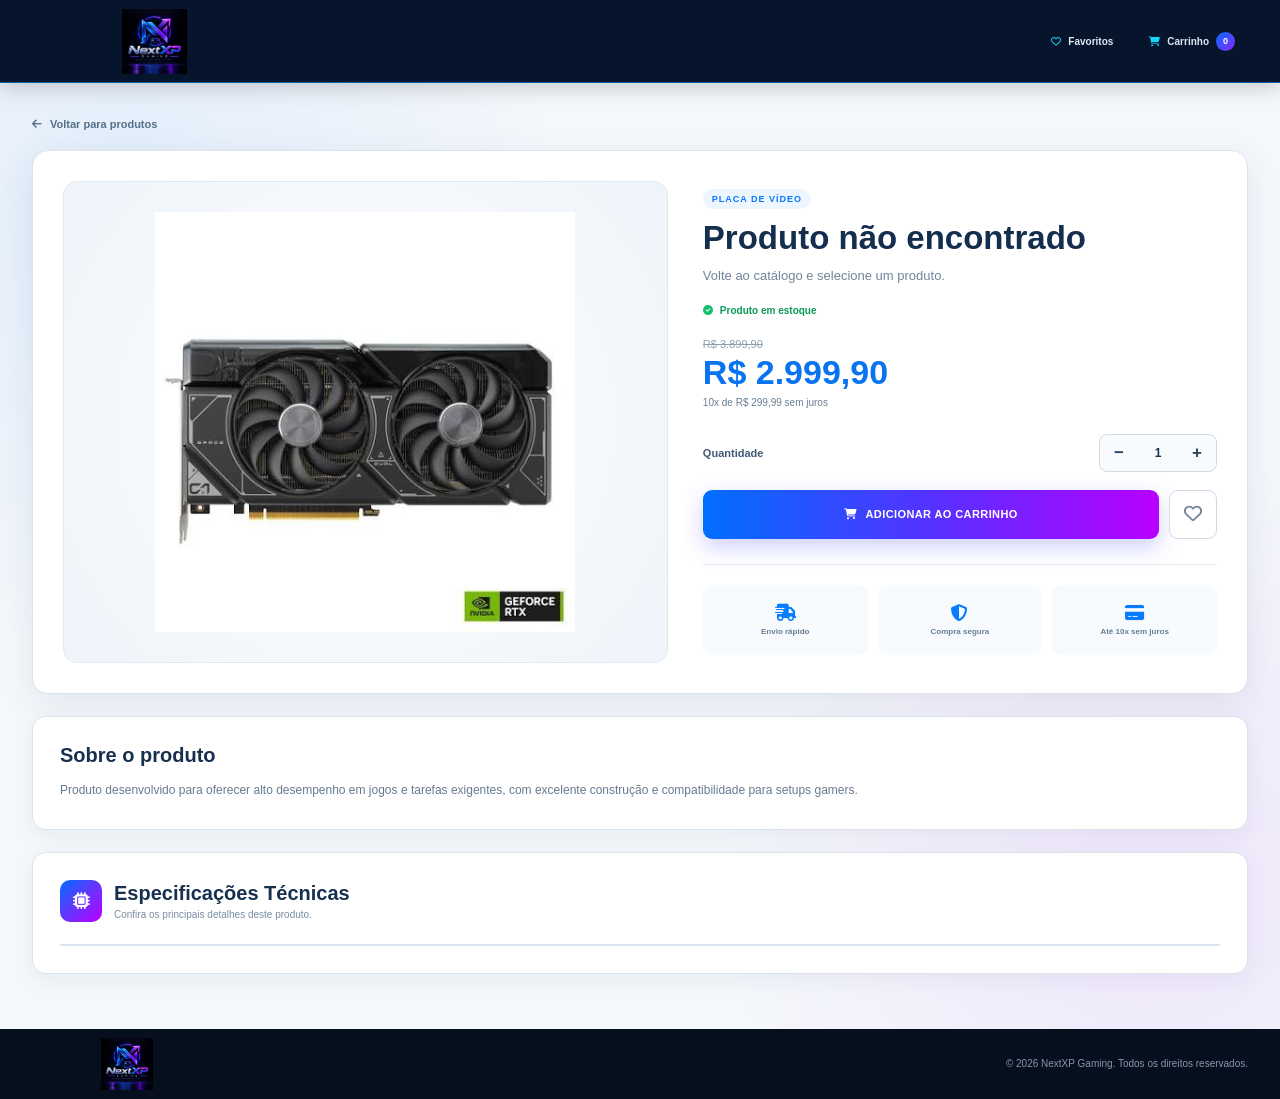
<file: pages/produto.html>
<!DOCTYPE html>
<html lang="pt-BR">

<head>
    <meta charset="UTF-8">

    <meta
        name="viewport"
        content="width=device-width, initial-scale=1.0"
    >

    <meta
        name="description"
        content="Detalhes do produto - NextXP Gaming"
    >

    <title>Produto | NextXP Gaming</title>

    <link rel="icon" type="image/png" href="../assets/img/favicon.png">

    <link
        rel="stylesheet"
        href="../style.css"
    >

    <link
        rel="stylesheet"
        href="https://cdnjs.cloudflare.com/ajax/libs/font-awesome/6.7.2/css/all.min.css"
    >
</head>


<body class="product-page">


    <!-- ==================================================
         CABEÇALHO
    =================================================== -->
    <header class="product-header">

        <div class="container product-header-content">


            <a href="../index.html">

                <img
                    src="../assets/img/logo-nextxp.png"
                    alt="NextXP Gaming"
                    class="product-logo"
                >

            </a>


            <div class="product-header-actions">


                <a href="favoritos.html">

                    <i class="fa-regular fa-heart"></i>

                    Favoritos

                </a>


                <a href="carrinho.html">

                    <i class="fa-solid fa-cart-shopping"></i>

                    Carrinho

                    <span id="cartCount">
                        0
                    </span>

                </a>


            </div>

        </div>

    </header>



    <!-- ==================================================
         CONTEÚDO
    =================================================== -->
    <main class="product-main">

        <div class="container">


            <!-- VOLTAR -->
            <a
                href="produtos.html"
                class="product-back"
            >

                <i class="fa-solid fa-arrow-left"></i>

                Voltar para produtos

            </a>



            <!-- ==================================================
                 PRODUTO
            =================================================== -->
            <section class="product-detail">


                <!-- ==============================================
                     IMAGEM
                =============================================== -->
                <div class="product-detail-image-area">


                    <div class="product-detail-image">

                        <img
                            src="../assets/img/rtx-4070.png"
                            alt="Produto"
                            id="productDetailImage"
                        >

                    </div>


                </div>



                <!-- ==============================================
                     INFORMAÇÕES
                =============================================== -->
                <div class="product-detail-info">


                    <span
                        class="product-detail-category"
                        id="productDetailCategory"
                    >
                        PLACA DE VÍDEO
                    </span>


                    <h1 id="productDetailName">
                        RTX 4070 Super 12GB
                    </h1>


                    <p
                        class="product-detail-description"
                        id="productDetailDescription"
                    >
                        ASUS Dual - NVIDIA
                    </p>



                    <!-- ESTOQUE -->
                    <div class="product-detail-stock">

                        <i class="fa-solid fa-circle-check"></i>

                        Produto em estoque

                    </div>



                    <!-- PREÇO ANTIGO -->
                    <span
                        class="product-detail-old-price"
                        id="productDetailOldPrice"
                    >
                        R$ 3.899,90
                    </span>



                    <!-- PREÇO -->
                    <strong
                        class="product-detail-price"
                        id="productDetailPrice"
                    >
                        R$ 2.999,90
                    </strong>



                    <!-- PARCELAMENTO -->
                    <span
                        class="product-detail-installments"
                        id="productDetailInstallments"
                    >
                        10x de R$ 299,99 sem juros
                    </span>



                    <!-- ==========================================
                         QUANTIDADE
                    =========================================== -->
                    <div class="product-detail-quantity">

                        <span>
                            Quantidade
                        </span>


                        <div class="product-quantity-control">


                            <button
                                type="button"
                                id="productDecrease"
                            >
                                −
                            </button>


                            <span id="productQuantity">
                                1
                            </span>


                            <button
                                type="button"
                                id="productIncrease"
                            >
                                +
                            </button>


                        </div>

                    </div>



                    <!-- ==========================================
                         BOTÕES
                    =========================================== -->
                    <div class="product-detail-actions">


                        <button
                            type="button"
                            class="product-detail-buy"
                            id="productDetailBuy"
                        >

                            <i class="fa-solid fa-cart-shopping"></i>

                            ADICIONAR AO CARRINHO

                        </button>


                        <button
                            type="button"
                            class="product-detail-favorite"
                            id="productDetailFavorite"
                        >

                            <i class="fa-regular fa-heart"></i>

                        </button>


                    </div>



                    <!-- ==========================================
                         BENEFÍCIOS
                    =========================================== -->
                    <div class="product-detail-benefits">


                        <div>

                            <i class="fa-solid fa-truck-fast"></i>

                            <span>
                                Envio rápido
                            </span>

                        </div>


                        <div>

                            <i class="fa-solid fa-shield-halved"></i>

                            <span>
                                Compra segura
                            </span>

                        </div>


                        <div>

                            <i class="fa-solid fa-credit-card"></i>

                            <span>
                                Até 10x sem juros
                            </span>

                        </div>


                    </div>


                </div>


            </section>



            <!-- ==================================================
                 DESCRIÇÃO COMPLETA
            =================================================== -->
            <section class="product-description-card">

                <h2>
                    Sobre o produto
                </h2>


                <p id="productLongDescription">

                    Produto desenvolvido para oferecer alto desempenho
                    em jogos e tarefas exigentes, com excelente
                    construção e compatibilidade para setups gamers.

                </p>

            </section>
<!-- ==================================================
     ESPECIFICAÇÕES TÉCNICAS
=================================================== -->
<section class="product-specifications-card">

    <div class="product-specifications-title">

        <i class="fa-solid fa-microchip"></i>

        <div>

            <h2>
                Especificações Técnicas
            </h2>

            <p>
                Confira os principais detalhes deste produto.
            </p>

        </div>

    </div>


    <div
        class="product-specifications"
        id="productSpecifications"
    >

        <!-- O JavaScript vai preencher aqui -->

    </div>

</section>

        </div>

    </main>



    <!-- ==================================================
         RODAPÉ
    =================================================== -->
    <footer class="product-footer">

        <div class="container product-footer-content">

            <img
                src="../assets/img/logo-nextxp.png"
                alt="NextXP Gaming"
            >

            <p>
                © 2026 NextXP Gaming.
                Todos os direitos reservados.
            </p>

        </div>

    </footer>


    <script src="../script.js"></script>

</body>

</html>
</file>
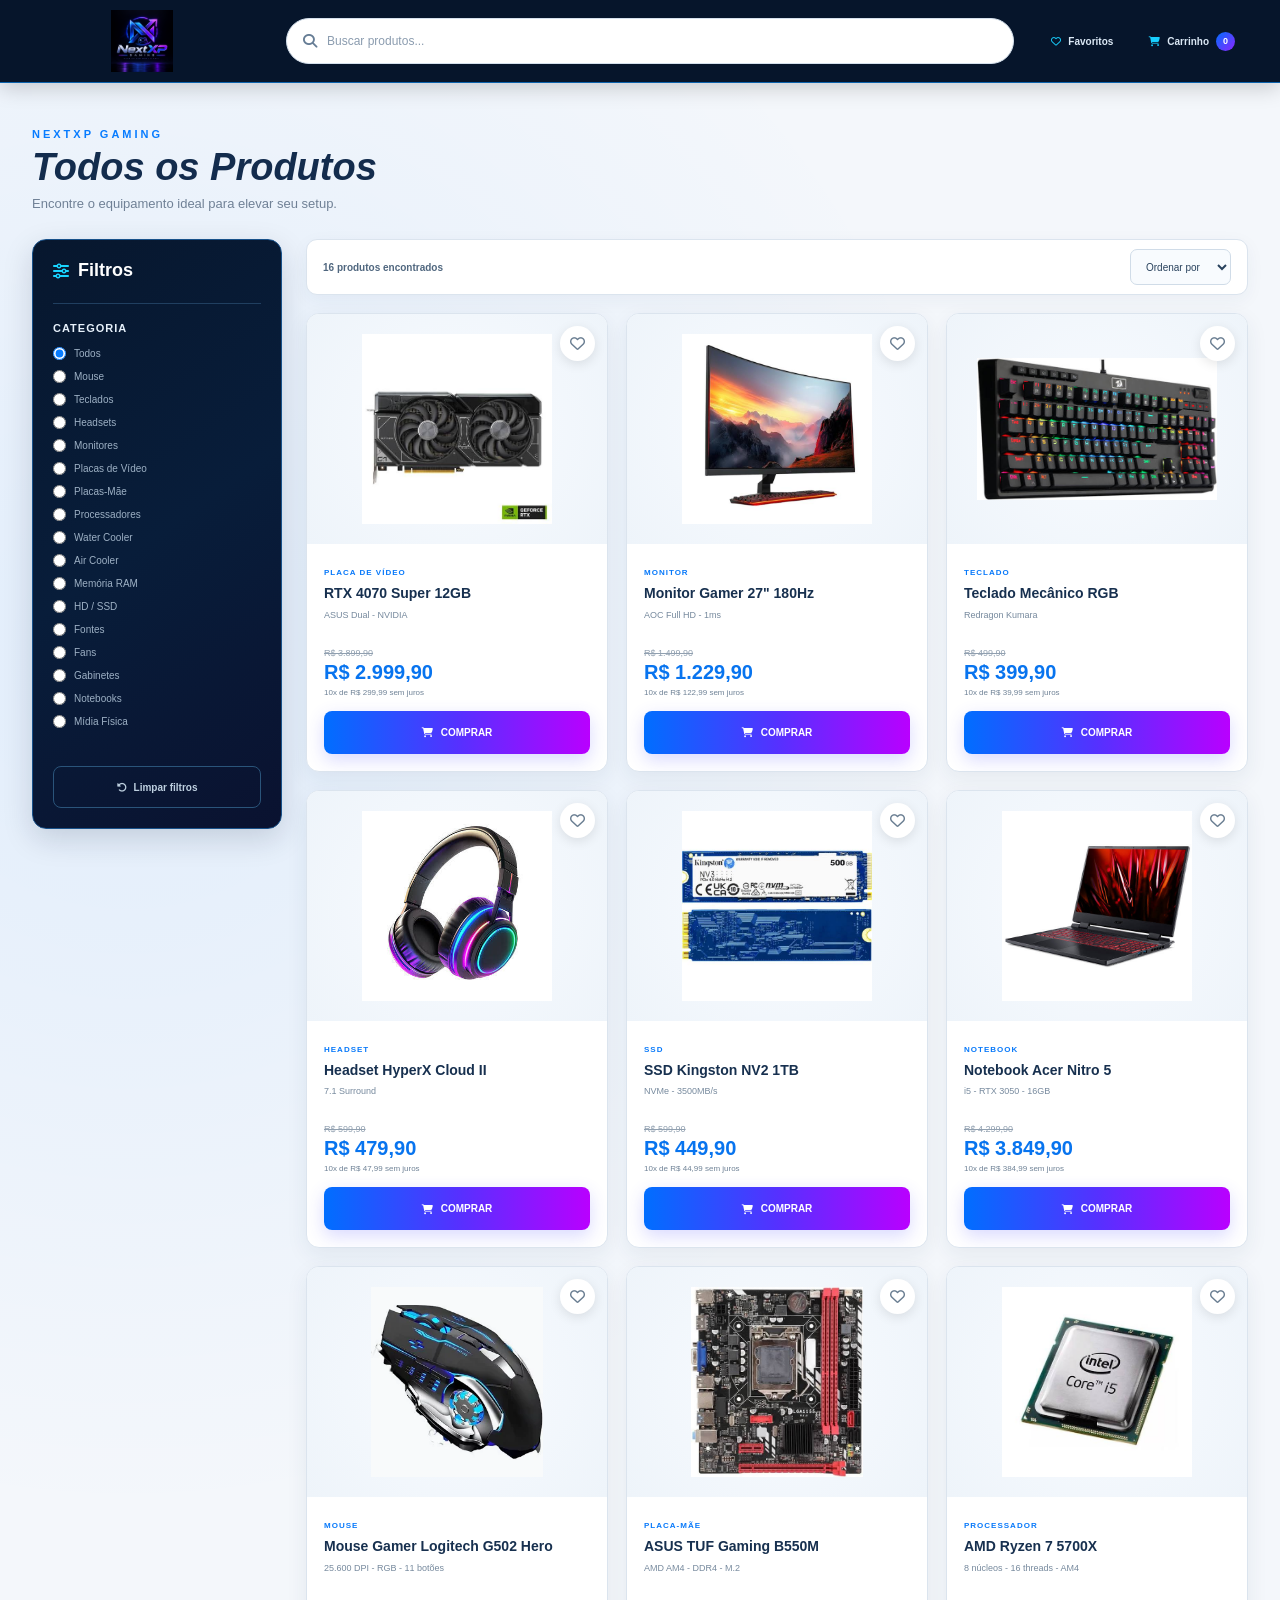
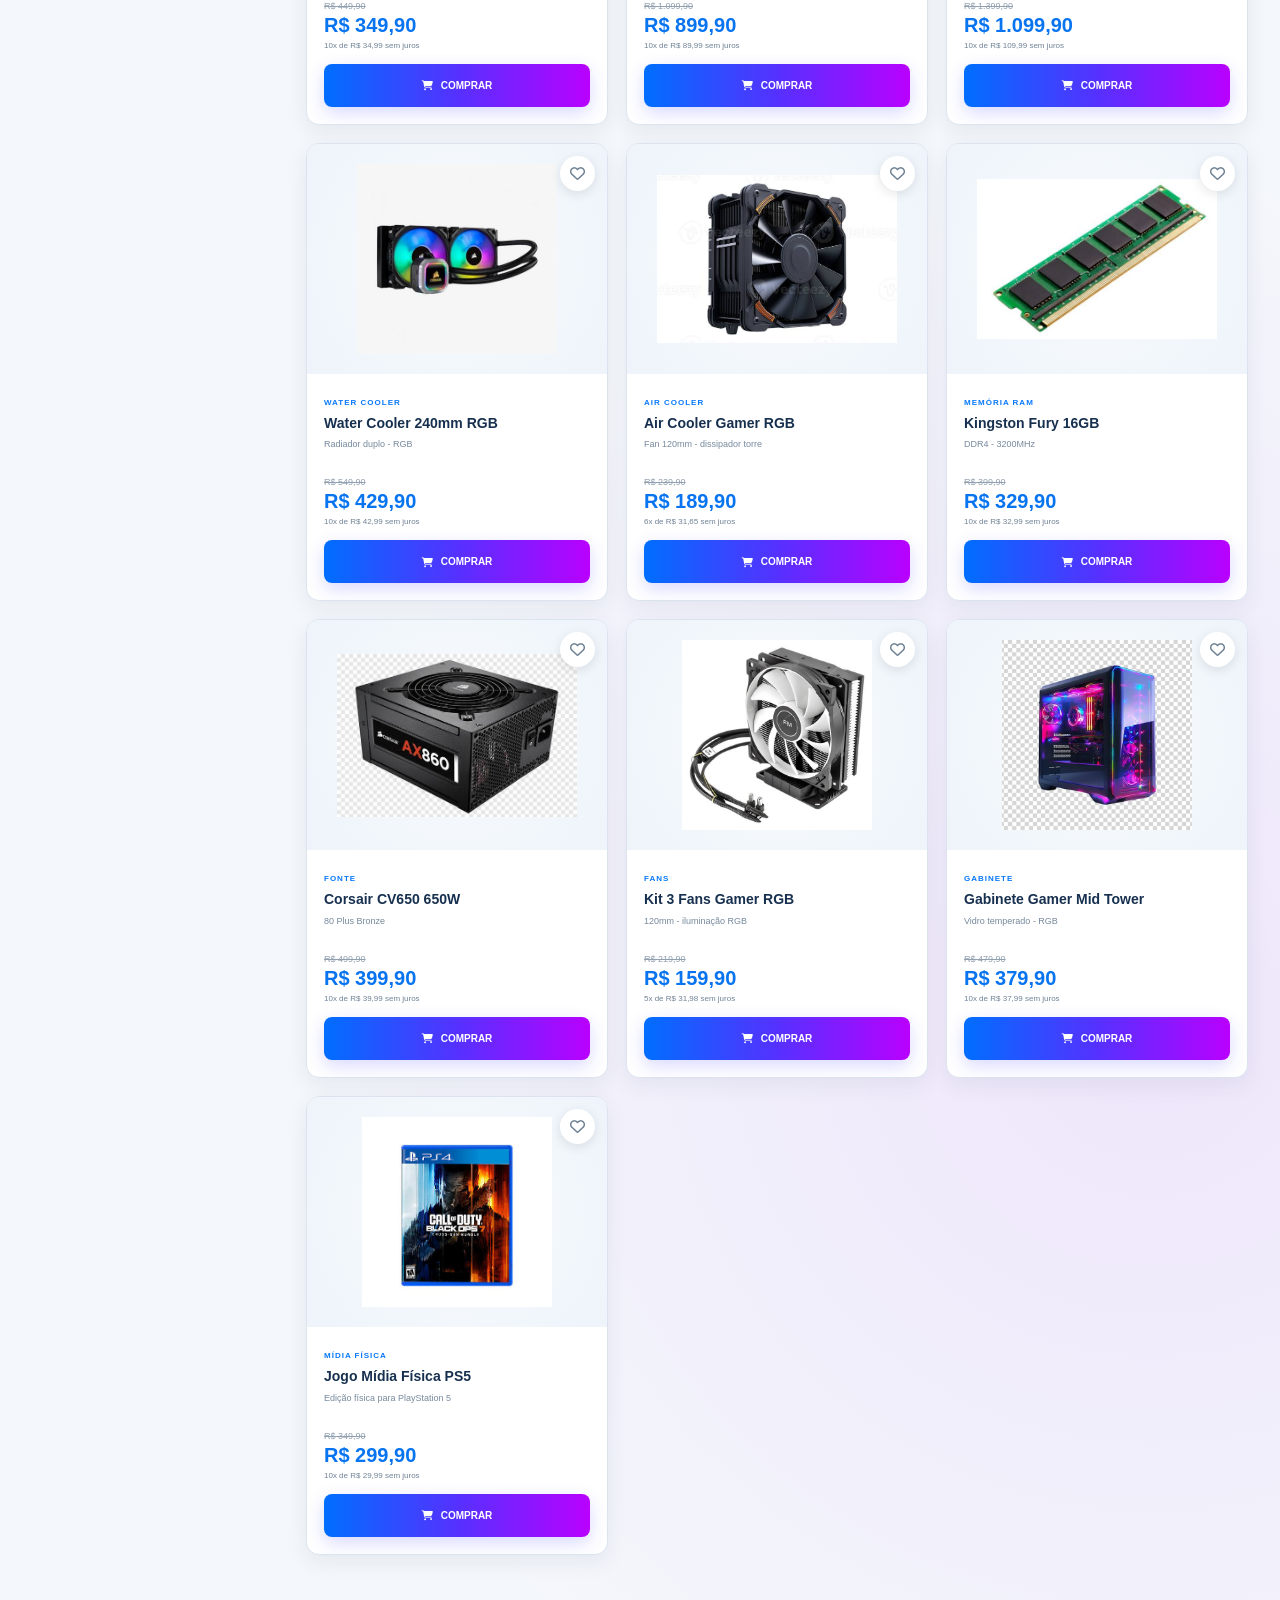
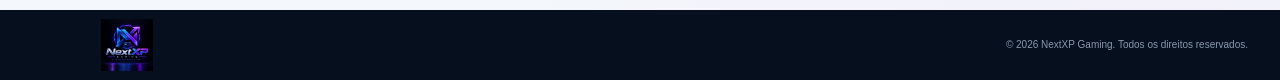
<file: pages/produtos.html>
<!DOCTYPE html>
<html lang="pt-BR">

<head>
    <meta charset="UTF-8">

    <meta
        name="viewport"
        content="width=device-width, initial-scale=1.0"
    >

    <meta
        name="description"
        content="Catálogo de produtos NextXP Gaming"
    >

    <title>Produtos | NextXP Gaming</title>

    <link rel="icon" type="image/png" href="../assets/img/favicon.png">

    <link
        rel="stylesheet"
        href="../style.css"
    >

    <link
        rel="stylesheet"
        href="https://cdnjs.cloudflare.com/ajax/libs/font-awesome/6.7.2/css/all.min.css"
    >
</head>


<body class="catalog-page">


    <!-- ==================================================
         CABEÇALHO
    =================================================== -->
    <header class="catalog-header">

        <div class="container catalog-header-content">


            <!-- LOGO -->
            <a href="../index.html">

                <img
                    src="../assets/img/logo-nextxp.png"
                    alt="NextXP Gaming"
                    class="catalog-logo"
                >

            </a>



            <!-- PESQUISA -->
            <div class="catalog-search">

                <i class="fa-solid fa-magnifying-glass"></i>

                <input
                    type="search"
                    id="catalogSearch"
                    placeholder="Buscar produtos..."
                >

            </div>



            <!-- AÇÕES -->
            <div class="catalog-header-actions">


                <a href="favoritos.html">

                    <i class="fa-regular fa-heart"></i>

                    Favoritos

                </a>


                <a href="carrinho.html">

                    <i class="fa-solid fa-cart-shopping"></i>

                    Carrinho

                    <span id="cartCount">
                        0
                    </span>

                </a>


            </div>


        </div>

    </header>



    <!-- ==================================================
         CONTEÚDO
    =================================================== -->
    <main class="catalog-main">

        <div class="container">


            <!-- TÍTULO -->
            <div class="catalog-title">

                <span>
                    NEXTXP GAMING
                </span>

                <h1>
                    Todos os Produtos
                </h1>

                <p>
                    Encontre o equipamento ideal para elevar seu setup.
                </p>

            </div>



            <!-- ==================================================
                 LAYOUT
            =================================================== -->
            <div class="catalog-layout">


                <!-- ==============================================
                     FILTROS
                =============================================== -->
                <aside class="catalog-filters">


                    <div class="filters-title">

                        <i class="fa-solid fa-sliders"></i>

                        <h2>
                            Filtros
                        </h2>

                    </div>



                    <!-- CATEGORIA -->
                    <!-- CATEGORIA -->
<div class="filter-group">

    <h3>
        Categoria
    </h3>

    <label>
        <input
            type="radio"
            name="category"
            value="todos"
            checked
        >
        Todos
    </label>

    <label>
        <input
            type="radio"
            name="category"
            value="mouse"
        >
        Mouse
    </label>

    <label>
        <input
            type="radio"
            name="category"
            value="teclado"
        >
        Teclados
    </label>

    <label>
        <input
            type="radio"
            name="category"
            value="headset"
        >
        Headsets
    </label>

    <label>
        <input
            type="radio"
            name="category"
            value="monitor"
        >
        Monitores
    </label>

    <label>
        <input
            type="radio"
            name="category"
            value="placa-video"
        >
        Placas de Vídeo
    </label>

    <label>
        <input
            type="radio"
            name="category"
            value="placa-mae"
        >
        Placas-Mãe
    </label>

    <label>
        <input
            type="radio"
            name="category"
            value="processador"
        >
        Processadores
    </label>

    <label>
        <input
            type="radio"
            name="category"
            value="water-cooler"
        >
        Water Cooler
    </label>

    <label>
        <input
            type="radio"
            name="category"
            value="air-cooler"
        >
        Air Cooler
    </label>

    <label>
        <input
            type="radio"
            name="category"
            value="memoria-ram"
        >
        Memória RAM
    </label>

    <label>
        <input
            type="radio"
            name="category"
            value="ssd"
        >
        HD / SSD
    </label>

    <label>
        <input
            type="radio"
            name="category"
            value="fonte"
        >
        Fontes
    </label>

    <label>
        <input
            type="radio"
            name="category"
            value="fans"
        >
        Fans
    </label>

    <label>
        <input
            type="radio"
            name="category"
            value="gabinete"
        >
        Gabinetes
    </label>

    <label>
        <input
            type="radio"
            name="category"
            value="notebook"
        >
        Notebooks
    </label>

    <label>
        <input
            type="radio"
            name="category"
            value="midia-fisica"
        >
        Mídia Física
    </label>

</div>



                    <!-- LIMPAR -->
                    <button
                        type="button"
                        id="clearCatalogFilters"
                        class="clear-filters-button"
                    >

                        <i class="fa-solid fa-rotate-left"></i>

                        Limpar filtros

                    </button>


                </aside>



                <!-- ==============================================
                     PRODUTOS
                =============================================== -->
                <section class="catalog-products-area">


                    <!-- BARRA SUPERIOR -->
                    <div class="catalog-toolbar">


                        <span id="catalogResultsCount">

                            6 produtos encontrados

                        </span>



                        <select id="catalogOrder">

                            <option value="default">
                                Ordenar por
                            </option>

                            <option value="price-low">
                                Menor preço
                            </option>

                            <option value="price-high">
                                Maior preço
                            </option>

                            <option value="name">
                                Nome A-Z
                            </option>

                        </select>


                    </div>



                    <!-- GRID -->
                    <div
                        class="catalog-products-grid"
                        id="catalogProductsGrid"
                    >


                        <!-- ======================================
                             RTX 4070
                        ======================================= -->
                        <article
                            class="catalog-product-card"
                            data-id="rtx-4070-super-12gb"
                            data-name="RTX 4070 Super 12GB ASUS Dual NVIDIA"
                            data-category="placa-video"
                            data-price="2999.90"
                        >

                            <button
                                type="button"
                                class="catalog-favorite-button"
                            >

                                <i class="fa-regular fa-heart"></i>

                            </button>


                            <div class="catalog-product-image">

                                <img
                                    src="../assets/img/rtx-4070.png"
                                    alt="RTX 4070 Super"
                                >

                            </div>


                            <div class="catalog-product-info">

                                <span class="catalog-category">
                                    PLACA DE VÍDEO
                                </span>

                                <h3>
                                    RTX 4070 Super 12GB
                                </h3>

                                <p>
                                    ASUS Dual - NVIDIA
                                </p>

                                <span class="catalog-old-price">
                                    R$ 3.899,90
                                </span>

                                <strong class="catalog-price">
                                    R$ 2.999,90
                                </strong>

                                <span class="catalog-installments">
                                    10x de R$ 299,99 sem juros
                                </span>


                                <button
                                    type="button"
                                    class="catalog-buy-button"
                                >

                                    <i class="fa-solid fa-cart-shopping"></i>

                                    COMPRAR

                                </button>

                            </div>

                        </article>



                        <!-- ======================================
                             MONITOR
                        ======================================= -->
                        <article
                            class="catalog-product-card"
                            data-id="monitor-aoc-27"
                            data-name="Monitor Gamer 27 180Hz AOC Full HD"
                            data-category="monitor"
                            data-price="1229.90"
                        >

                            <button
                                type="button"
                                class="catalog-favorite-button"
                            >

                                <i class="fa-regular fa-heart"></i>

                            </button>


                            <div class="catalog-product-image">

    <img
        src="../assets/img/monitor-aoc.png"
        alt="Monitor Gamer AOC 27 180Hz"
    >

</div>


                            <div class="catalog-product-info">

                                <span class="catalog-category">
                                    MONITOR
                                </span>

                                <h3>
                                    Monitor Gamer 27" 180Hz
                                </h3>

                                <p>
                                    AOC Full HD - 1ms
                                </p>

                                <span class="catalog-old-price">
                                    R$ 1.499,90
                                </span>

                                <strong class="catalog-price">
                                    R$ 1.229,90
                                </strong>

                                <span class="catalog-installments">
                                    10x de R$ 122,99 sem juros
                                </span>


                                <button
                                    type="button"
                                    class="catalog-buy-button"
                                >

                                    <i class="fa-solid fa-cart-shopping"></i>

                                    COMPRAR

                                </button>

                            </div>

                        </article>



                        <!-- ======================================
                             TECLADO
                        ======================================= -->
                        <article
                            class="catalog-product-card"
                            data-id="redragon-kumara"
                            data-name="Teclado Mecânico RGB Redragon Kumara"
                            data-category="teclado"
                            data-price="399.90"
                        >

                            <button
                                type="button"
                                class="catalog-favorite-button"
                            >

                                <i class="fa-regular fa-heart"></i>

                            </button>


                            <div class="catalog-product-image">

    <img
        src="../assets/img/teclado-redragon.png"
        alt="Teclado Mecânico Redragon Kumara"
    >

</div>


                            <div class="catalog-product-info">

                                <span class="catalog-category">
                                    TECLADO
                                </span>

                                <h3>
                                    Teclado Mecânico RGB
                                </h3>

                                <p>
                                    Redragon Kumara
                                </p>

                                <span class="catalog-old-price">
                                    R$ 499,90
                                </span>

                                <strong class="catalog-price">
                                    R$ 399,90
                                </strong>

                                <span class="catalog-installments">
                                    10x de R$ 39,99 sem juros
                                </span>


                                <button
                                    type="button"
                                    class="catalog-buy-button"
                                >

                                    <i class="fa-solid fa-cart-shopping"></i>

                                    COMPRAR

                                </button>

                            </div>

                        </article>



                        <!-- ======================================
                             HEADSET
                        ======================================= -->
                        <article
                            class="catalog-product-card"
                            data-id="hyperx-cloud-ii"
                            data-name="Headset HyperX Cloud II 7.1 Surround"
                            data-category="headset"
                            data-price="479.90"
                        >

                            <button
                                type="button"
                                class="catalog-favorite-button"
                            >

                                <i class="fa-regular fa-heart"></i>

                            </button>


                            <div class="catalog-product-image">

    <img
        src="../assets/img/headset-hyperx.png"
        alt="Headset HyperX Cloud II"
    >

</div>


                            <div class="catalog-product-info">

                                <span class="catalog-category">
                                    HEADSET
                                </span>

                                <h3>
                                    Headset HyperX Cloud II
                                </h3>

                                <p>
                                    7.1 Surround
                                </p>

                                <span class="catalog-old-price">
                                    R$ 599,90
                                </span>

                                <strong class="catalog-price">
                                    R$ 479,90
                                </strong>

                                <span class="catalog-installments">
                                    10x de R$ 47,99 sem juros
                                </span>


                                <button
                                    type="button"
                                    class="catalog-buy-button"
                                >

                                    <i class="fa-solid fa-cart-shopping"></i>

                                    COMPRAR

                                </button>

                            </div>

                        </article>



                        <!-- ======================================
                             SSD
                        ======================================= -->
                        <article
                            class="catalog-product-card"
                            data-id="kingston-nv2-1tb"
                            data-name="SSD Kingston NV2 1TB NVMe"
                            data-category="ssd"
                            data-price="449.90"
                        >

                            <button
                                type="button"
                                class="catalog-favorite-button"
                            >

                                <i class="fa-regular fa-heart"></i>

                            </button>


                            <div class="catalog-product-image">

    <img
        src="../assets/img/ssd-kingston.png"
        alt="SSD Kingston NV2 1TB"
    >

</div>


                            <div class="catalog-product-info">

                                <span class="catalog-category">
                                    SSD
                                </span>

                                <h3>
                                    SSD Kingston NV2 1TB
                                </h3>

                                <p>
                                    NVMe - 3500MB/s
                                </p>

                                <span class="catalog-old-price">
                                    R$ 599,90
                                </span>

                                <strong class="catalog-price">
                                    R$ 449,90
                                </strong>

                                <span class="catalog-installments">
                                    10x de R$ 44,99 sem juros
                                </span>


                                <button
                                    type="button"
                                    class="catalog-buy-button"
                                >

                                    <i class="fa-solid fa-cart-shopping"></i>

                                    COMPRAR

                                </button>

                            </div>

                        </article>



                        <!-- ======================================
                             NOTEBOOK
                        ======================================= -->
                        <article
                            class="catalog-product-card"
                            data-id="acer-nitro-5"
                            data-name="Notebook Acer Nitro 5 RTX 3050"
                            data-category="notebook"
                            data-price="3849.90"
                        >

                            <button
                                type="button"
                                class="catalog-favorite-button"
                            >

                                <i class="fa-regular fa-heart"></i>

                            </button>


                            <div class="catalog-product-image">

    <img
        src="../assets/img/notebook-acer.png"
        alt="Notebook Acer Nitro 5"
    >

</div>


                            <div class="catalog-product-info">

                                <span class="catalog-category">
                                    NOTEBOOK
                                </span>

                                <h3>
                                    Notebook Acer Nitro 5
                                </h3>

                                <p>
                                    i5 - RTX 3050 - 16GB
                                </p>

                                <span class="catalog-old-price">
                                    R$ 4.299,90
                                </span>

                                <strong class="catalog-price">
                                    R$ 3.849,90
                                </strong>

                                <span class="catalog-installments">
                                    10x de R$ 384,99 sem juros
                                </span>


                                <button
                                    type="button"
                                    class="catalog-buy-button"
                                >

                                    <i class="fa-solid fa-cart-shopping"></i>

                                    COMPRAR

                                </button>

                            </div>

                        </article>

<!-- =====================================================
     MOUSE
===================================================== -->
<article
    class="catalog-product-card"
    data-id="logitech-g502-hero"
    data-name="Mouse Gamer Logitech G502 Hero"
    data-category="mouse"
    data-price="349.90"
>

    <button
        type="button"
        class="catalog-favorite-button"
    >
        <i class="fa-regular fa-heart"></i>
    </button>

    <div class="catalog-product-image">

        <img
            src="../assets/img/mouse.png"
            alt="Mouse Gamer Logitech G502 Hero"
        >

    </div>

    <div class="catalog-product-info">

        <span class="catalog-category">
            MOUSE
        </span>

        <h3>
            Mouse Gamer Logitech G502 Hero
        </h3>

        <p>
            25.600 DPI - RGB - 11 botões
        </p>

        <span class="catalog-old-price">
            R$ 449,90
        </span>

        <strong class="catalog-price">
            R$ 349,90
        </strong>

        <span class="catalog-installments">
            10x de R$ 34,99 sem juros
        </span>

        <button
            type="button"
            class="catalog-buy-button"
        >
            <i class="fa-solid fa-cart-shopping"></i>
            COMPRAR
        </button>

    </div>

</article>



<!-- =====================================================
     PLACA-MÃE
===================================================== -->
<article
    class="catalog-product-card"
    data-id="asus-tuf-b550m"
    data-name="Placa-Mãe ASUS TUF Gaming B550M"
    data-category="placa-mae"
    data-price="899.90"
>

    <button
        type="button"
        class="catalog-favorite-button"
    >
        <i class="fa-regular fa-heart"></i>
    </button>

    <div class="catalog-product-image">

    <img
        src="../assets/img/placa-mae.png"
        alt="ASUS TUF Gaming B550M"
    >

</div>

    <div class="catalog-product-info">

        <span class="catalog-category">
            PLACA-MÃE
        </span>

        <h3>
            ASUS TUF Gaming B550M
        </h3>

        <p>
            AMD AM4 - DDR4 - M.2
        </p>

        <span class="catalog-old-price">
            R$ 1.099,90
        </span>

        <strong class="catalog-price">
            R$ 899,90
        </strong>

        <span class="catalog-installments">
            10x de R$ 89,99 sem juros
        </span>

        <button
            type="button"
            class="catalog-buy-button"
        >
            <i class="fa-solid fa-cart-shopping"></i>
            COMPRAR
        </button>

    </div>

</article>



<!-- =====================================================
     PROCESSADOR
===================================================== -->
<article
    class="catalog-product-card"
    data-id="ryzen-7-5700x"
    data-name="Processador AMD Ryzen 7 5700X"
    data-category="processador"
    data-price="1099.90"
>

    <button
        type="button"
        class="catalog-favorite-button"
    >
        <i class="fa-regular fa-heart"></i>
    </button>

    <div class="catalog-product-image">
    <img
        src="../assets/img/processador.png"
        alt="AMD Ryzen 7 5700X"
    >
</div>

    <div class="catalog-product-info">

        <span class="catalog-category">
            PROCESSADOR
        </span>

        <h3>
            AMD Ryzen 7 5700X
        </h3>

        <p>
            8 núcleos - 16 threads - AM4
        </p>

        <span class="catalog-old-price">
            R$ 1.399,90
        </span>

        <strong class="catalog-price">
            R$ 1.099,90
        </strong>

        <span class="catalog-installments">
            10x de R$ 109,99 sem juros
        </span>

        <button
            type="button"
            class="catalog-buy-button"
        >
            <i class="fa-solid fa-cart-shopping"></i>
            COMPRAR
        </button>

    </div>

</article>



<!-- =====================================================
     WATER COOLER
===================================================== -->
<article
    class="catalog-product-card"
    data-id="water-cooler-240-rgb"
    data-name="Water Cooler Gamer 240mm RGB"
    data-category="water-cooler"
    data-price="429.90"
>

    <button
        type="button"
        class="catalog-favorite-button"
    >
        <i class="fa-regular fa-heart"></i>
    </button>

    <div class="catalog-product-image">
    <img
        src="../assets/img/water-cooler.png"
        alt="Water Cooler 240mm RGB"
    >
</div>

    <div class="catalog-product-info">

        <span class="catalog-category">
            WATER COOLER
        </span>

        <h3>
            Water Cooler 240mm RGB
        </h3>

        <p>
            Radiador duplo - RGB
        </p>

        <span class="catalog-old-price">
            R$ 549,90
        </span>

        <strong class="catalog-price">
            R$ 429,90
        </strong>

        <span class="catalog-installments">
            10x de R$ 42,99 sem juros
        </span>

        <button
            type="button"
            class="catalog-buy-button"
        >
            <i class="fa-solid fa-cart-shopping"></i>
            COMPRAR
        </button>

    </div>

</article>



<!-- =====================================================
     AIR COOLER
===================================================== -->
<article
    class="catalog-product-card"
    data-id="air-cooler-rgb"
    data-name="Air Cooler Gamer RGB 120mm"
    data-category="air-cooler"
    data-price="189.90"
>

    <button
        type="button"
        class="catalog-favorite-button"
    >
        <i class="fa-regular fa-heart"></i>
    </button>

    <div class="catalog-product-image">

        <img
            src="../assets/img/air-cooler.png"
            alt="Air Cooler Gamer RGB"
        >

    </div>

    <div class="catalog-product-info">

        <span class="catalog-category">
            AIR COOLER
        </span>

        <h3>
            Air Cooler Gamer RGB
        </h3>

        <p>
            Fan 120mm - dissipador torre
        </p>

        <span class="catalog-old-price">
            R$ 239,90
        </span>

        <strong class="catalog-price">
            R$ 189,90
        </strong>

        <span class="catalog-installments">
            6x de R$ 31,65 sem juros
        </span>

        <button
            type="button"
            class="catalog-buy-button"
        >
            <i class="fa-solid fa-cart-shopping"></i>
            COMPRAR
        </button>

    </div>

</article>



<!-- =====================================================
     MEMÓRIA RAM
===================================================== -->
<article
    class="catalog-product-card"
    data-id="kingston-fury-16gb"
    data-name="Memória RAM Kingston Fury 16GB"
    data-category="memoria-ram"
    data-price="329.90"
>

    <button
        type="button"
        class="catalog-favorite-button"
    >
        <i class="fa-regular fa-heart"></i>
    </button>

    <div class="catalog-product-image">

        <img
            src="../assets/img/memoria-ram.png"
            alt="Memória RAM Kingston Fury"
        >

    </div>

    <div class="catalog-product-info">

        <span class="catalog-category">
            MEMÓRIA RAM
        </span>

        <h3>
            Kingston Fury 16GB
        </h3>

        <p>
            DDR4 - 3200MHz
        </p>

        <span class="catalog-old-price">
            R$ 399,90
        </span>

        <strong class="catalog-price">
            R$ 329,90
        </strong>

        <span class="catalog-installments">
            10x de R$ 32,99 sem juros
        </span>

        <button
            type="button"
            class="catalog-buy-button"
        >
            <i class="fa-solid fa-cart-shopping"></i>
            COMPRAR
        </button>

    </div>

</article>



<!-- =====================================================
     FONTE
===================================================== -->
<article
    class="catalog-product-card"
    data-id="corsair-cv650"
    data-name="Fonte Corsair CV650 650W"
    data-category="fonte"
    data-price="399.90"
>

    <button
        type="button"
        class="catalog-favorite-button"
    >
        <i class="fa-regular fa-heart"></i>
    </button>

    <div class="catalog-product-image">

        <img
            src="../assets/img/fonte.png"
            alt="Fonte Corsair CV650"
        >

    </div>

    <div class="catalog-product-info">

        <span class="catalog-category">
            FONTE
        </span>

        <h3>
            Corsair CV650 650W
        </h3>

        <p>
            80 Plus Bronze
        </p>

        <span class="catalog-old-price">
            R$ 499,90
        </span>

        <strong class="catalog-price">
            R$ 399,90
        </strong>

        <span class="catalog-installments">
            10x de R$ 39,99 sem juros
        </span>

        <button
            type="button"
            class="catalog-buy-button"
        >
            <i class="fa-solid fa-cart-shopping"></i>
            COMPRAR
        </button>

    </div>

</article>



<!-- =====================================================
     FANS
===================================================== -->
<article
    class="catalog-product-card"
    data-id="kit-fans-rgb-3"
    data-name="Kit 3 Fans Gamer RGB 120mm"
    data-category="fans"
    data-price="159.90"
>

    <button
        type="button"
        class="catalog-favorite-button"
    >
        <i class="fa-regular fa-heart"></i>
    </button>

    <div class="catalog-product-image">

        <img
            src="../assets/img/fans.png"
            alt="Kit Fans Gamer RGB"
        >

    </div>

    <div class="catalog-product-info">

        <span class="catalog-category">
            FANS
        </span>

        <h3>
            Kit 3 Fans Gamer RGB
        </h3>

        <p>
            120mm - iluminação RGB
        </p>

        <span class="catalog-old-price">
            R$ 219,90
        </span>

        <strong class="catalog-price">
            R$ 159,90
        </strong>

        <span class="catalog-installments">
            5x de R$ 31,98 sem juros
        </span>

        <button
            type="button"
            class="catalog-buy-button"
        >
            <i class="fa-solid fa-cart-shopping"></i>
            COMPRAR
        </button>

    </div>

</article>



<!-- =====================================================
     GABINETE
===================================================== -->
<article
    class="catalog-product-card"
    data-id="gabinete-nextxp-air"
    data-name="Gabinete Gamer Mid Tower RGB"
    data-category="gabinete"
    data-price="379.90"
>

    <button
        type="button"
        class="catalog-favorite-button"
    >
        <i class="fa-regular fa-heart"></i>
    </button>

    <div class="catalog-product-image">

        <img
            src="../assets/img/gabinete.png"
            alt="Gabinete Gamer Mid Tower RGB"
        >

    </div>

    <div class="catalog-product-info">

        <span class="catalog-category">
            GABINETE
        </span>

        <h3>
            Gabinete Gamer Mid Tower
        </h3>

        <p>
            Vidro temperado - RGB
        </p>

        <span class="catalog-old-price">
            R$ 479,90
        </span>

        <strong class="catalog-price">
            R$ 379,90
        </strong>

        <span class="catalog-installments">
            10x de R$ 37,99 sem juros
        </span>

        <button
            type="button"
            class="catalog-buy-button"
        >
            <i class="fa-solid fa-cart-shopping"></i>
            COMPRAR
        </button>

    </div>

</article>



<!-- =====================================================
     MÍDIA FÍSICA
===================================================== -->
<article
    class="catalog-product-card"
    data-id="jogo-midia-fisica"
    data-name="Jogo Mídia Física PlayStation 5"
    data-category="midia-fisica"
    data-price="299.90"
>

    <button
        type="button"
        class="catalog-favorite-button"
    >
        <i class="fa-regular fa-heart"></i>
    </button>

    <div class="catalog-product-image">

        <img
            src="../assets/img/midia-fisica.png"
            alt="Jogo Mídia Física PlayStation 5"
        >

    </div>

    <div class="catalog-product-info">

        <span class="catalog-category">
            MÍDIA FÍSICA
        </span>

        <h3>
            Jogo Mídia Física PS5
        </h3>

        <p>
            Edição física para PlayStation 5
        </p>

        <span class="catalog-old-price">
            R$ 349,90
        </span>

        <strong class="catalog-price">
            R$ 299,90
        </strong>

        <span class="catalog-installments">
            10x de R$ 29,99 sem juros
        </span>

        <button
            type="button"
            class="catalog-buy-button"
        >
            <i class="fa-solid fa-cart-shopping"></i>
            COMPRAR
        </button>

    </div>

</article>
                    </div>



                    <!-- NENHUM RESULTADO -->
                    <div
                        class="catalog-empty"
                        id="catalogEmpty"
                        style="display: none;"
                    >

                        <i class="fa-solid fa-magnifying-glass"></i>

                        <h2>
                            Nenhum produto encontrado
                        </h2>

                        <p>
                            Tente alterar sua busca ou os filtros.
                        </p>

                    </div>


                </section>


            </div>


        </div>

    </main>



    <!-- ==================================================
         RODAPÉ
    =================================================== -->
    <footer class="catalog-footer">

        <div class="container catalog-footer-content">

            <img
                src="../assets/img/logo-nextxp.png"
                alt="NextXP Gaming"
            >

            <p>
                © 2026 NextXP Gaming.
                Todos os direitos reservados.
            </p>

        </div>

    </footer>


    <script src="../script.js"></script>

</body>

</html>
</file>
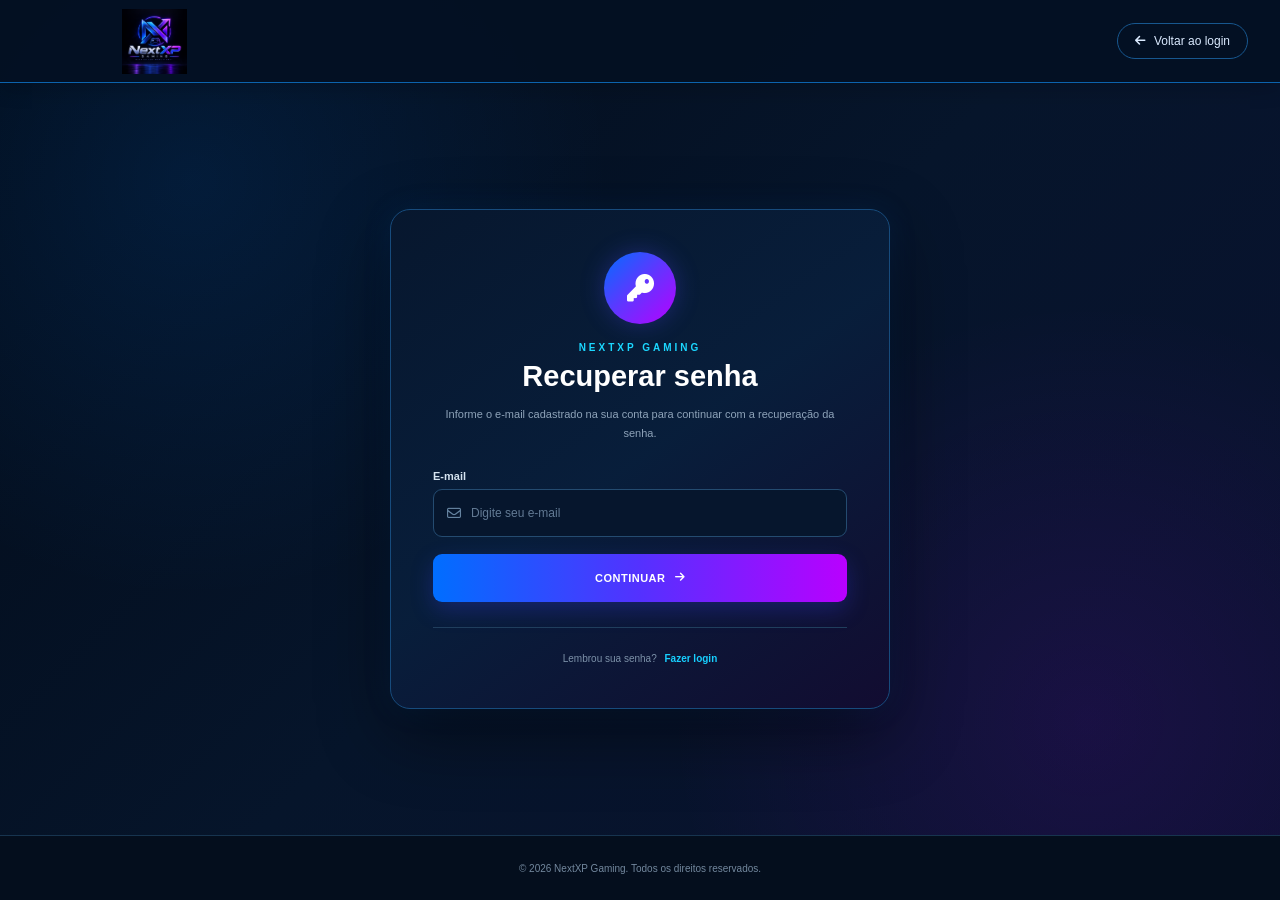
<file: pages/recuperar-senha.html>
<!DOCTYPE html>
<html lang="pt-BR">

<head>
    <meta charset="UTF-8">

    <meta
        name="viewport"
        content="width=device-width, initial-scale=1.0"
    >

    <meta
        name="description"
        content="Recupere sua senha da NextXP Gaming."
    >

    <title>Recuperar Senha | NextXP Gaming</title>

    <link rel="icon" type="image/png" href="../assets/img/favicon.png">

    <link
        rel="stylesheet"
        href="../style.css"
    >

    <link
        rel="stylesheet"
        href="https://cdnjs.cloudflare.com/ajax/libs/font-awesome/6.7.2/css/all.min.css"
    >
</head>


<body class="recovery-page">


    <!-- ==========================================
         CABEÇALHO
    =========================================== -->
    <header class="recovery-header">

        <div class="container recovery-header-content">

            <a href="../index.html">

                <img
                    src="../assets/img/logo-nextxp.png"
                    alt="NextXP Gaming"
                    class="recovery-logo"
                >

            </a>


            <a
                href="login.html"
                class="recovery-back"
            >

                <i class="fa-solid fa-arrow-left"></i>

                Voltar ao login

            </a>

        </div>

    </header>



    <!-- ==========================================
         CONTEÚDO
    =========================================== -->
    <main class="recovery-main">


        <section class="recovery-card">


            <!-- ÍCONE -->
            <div class="recovery-icon">

                <i class="fa-solid fa-key"></i>

            </div>


            <span class="recovery-small-title">
                NEXTXP GAMING
            </span>


            <h1>
                Recuperar senha
            </h1>


            <p class="recovery-description">

                Informe o e-mail cadastrado na sua conta
                para continuar com a recuperação da senha.

            </p>



            <!-- ======================================
                 ETAPA 1 - EMAIL
            ======================================= -->
            <form
                id="recoveryEmailForm"
                class="recovery-form"
            >


                <div class="recovery-form-group">

                    <label for="recoveryEmail">
                        E-mail
                    </label>


                    <div class="recovery-input">

                        <i class="fa-regular fa-envelope"></i>

                        <input
                            type="email"
                            id="recoveryEmail"
                            placeholder="Digite seu e-mail"
                        >

                    </div>

                </div>


                <button
                    type="submit"
                    class="recovery-button"
                >

                    CONTINUAR

                    <i class="fa-solid fa-arrow-right"></i>

                </button>


            </form>



            <!-- ======================================
                 ETAPA 2 - NOVA SENHA
            ======================================= -->
            <form
                id="newPasswordForm"
                class="recovery-form recovery-new-password"
                style="display: none;"
            >


                <div class="recovery-success">

                    <i class="fa-solid fa-circle-check"></i>

                    <span id="recoveryAccountEmail">
                        Conta encontrada
                    </span>

                </div>



                <!-- NOVA SENHA -->
                <div class="recovery-form-group">

                    <label for="newPassword">
                        Nova senha
                    </label>


                    <div class="recovery-input">

                        <i class="fa-solid fa-lock"></i>

                        <input
                            type="password"
                            id="newPassword"
                            placeholder="Digite sua nova senha"
                        >


                        <button
                            type="button"
                            id="showNewPassword"
                            class="recovery-show-password"
                        >

                            <i class="fa-regular fa-eye"></i>

                        </button>

                    </div>

                </div>



                <!-- CONFIRMAR SENHA -->
                <div class="recovery-form-group">

                    <label for="confirmNewPassword">
                        Confirmar nova senha
                    </label>


                    <div class="recovery-input">

                        <i class="fa-solid fa-lock"></i>

                        <input
                            type="password"
                            id="confirmNewPassword"
                            placeholder="Digite novamente sua senha"
                        >

                    </div>

                </div>



                <button
                    type="submit"
                    class="recovery-button"
                >

                    <i class="fa-solid fa-key"></i>

                    ALTERAR SENHA

                </button>


            </form>



            <div class="recovery-login">

                <span>
                    Lembrou sua senha?
                </span>

                <a href="login.html">
                    Fazer login
                </a>

            </div>


        </section>


    </main>



    <!-- ==========================================
         RODAPÉ
    =========================================== -->
    <footer class="recovery-footer">

        <p>
            © 2026 NextXP Gaming.
            Todos os direitos reservados.
        </p>

    </footer>



    <script src="../script.js"></script>

</body>

</html>
</file>
<file: style.css>
/* =====================================================
   NEXTXP GAMING
   STYLE.CSS
===================================================== */


/* =====================================================
   1. CONFIGURAÇÕES GERAIS
===================================================== */

* {
    margin: 0;
    padding: 0;
    box-sizing: border-box;
}

html {
    scroll-behavior: smooth;
}

body {
    font-family: Arial, Helvetica, sans-serif;
    background-color: #f4f7fb;
    color: #ffffff;
}

a {
    text-decoration: none;
    color: inherit;
}

ul {
    list-style: none;
}

button,
input {
    font-family: inherit;
}

img {
    max-width: 100%;
    display: block;
}


/* Largura máxima do conteúdo */
.container {
    width: 95%;
    max-width: 1500px;
    margin: 0 auto;
}


/* =====================================================
   2. BARRA SUPERIOR
===================================================== */

.top-bar {
    background-color: #06152b;
    border-bottom: 1px solid #0879ca;
}

.top-bar-content {
    min-height: 48px;

    display: flex;
    align-items: center;
    justify-content: space-between;

    gap: 30px;
}


/* Grupo de informações */
.top-info {
    display: flex;
    align-items: center;
    gap: 45px;
}


/* Cada benefício */
.top-item {
    display: flex;
    align-items: center;
    gap: 10px;

    color: white;
}


/* Ícones */
.top-item i {
    color: #00d9ff;
    font-size: 24px;
}


/* Textos */
.top-item div {
    display: flex;
    flex-direction: column;
}

.top-item strong {
    font-size: 12px;
    font-weight: bold;
}

.top-item span {
    font-size: 10px;
    color: #c6d2df;
    margin-top: 2px;
}


/* =====================================================
   3. CABEÇALHO PRINCIPAL
===================================================== */

.main-header {
    background-color: #07172e;

    border-bottom: 1px solid #104f8d;
}


/* Conteúdo interno */
.header-content {
    min-height: 82px;

    display: grid;

    grid-template-columns:
        300px
        minmax(350px, 1fr)
        auto;

    align-items: center;

    gap: 35px;
}


/* =====================================================
   LOGO
===================================================== */

.logo {
    display: flex;
    align-items: center;
}

.logo img {
    width: 270px;
    max-height: 70px;

    object-fit: contain;
}


/* =====================================================
   4. BARRA DE PESQUISA
===================================================== */

.search-bar {
    width: 100%;
    height: 46px;

    display: flex;

    background-color: white;

    border-radius: 30px;

    overflow: hidden;

    box-shadow:
        0 0 15px rgba(0, 162, 255, 0.25);
}


/* Campo */
.search-bar input {
    width: 100%;

    border: none;
    outline: none;

    padding: 0 20px;

    color: #28364b;

    font-size: 14px;
}


/* Texto dentro da busca */
.search-bar input::placeholder {
    color: #758399;
}


/* Botão de pesquisar */
.search-bar button {
    width: 65px;

    border: none;

    cursor: pointer;

    color: white;

    font-size: 18px;

    background:
        linear-gradient(
            135deg,
            #006eff,
            #601cff,
            #b100ff
        );

    transition: 0.3s;
}


/* Efeito */
.search-bar button:hover {
    filter: brightness(1.25);
}


/* =====================================================
   5. CONTA / FAVORITOS / CARRINHO
===================================================== */

.header-actions {
    display: flex;

    align-items: center;

    justify-content: flex-end;

    gap: 30px;
}


.header-action {
    display: flex;

    align-items: center;

    gap: 9px;

    color: white;

    transition: 0.2s;
}


.header-action:hover {
    color: #00d9ff;
}


/* Ícones */
.header-action > i,
.cart-icon > i {
    font-size: 30px;
}


/* Textos */
.header-action div {
    display: flex;
    flex-direction: column;
}


.header-action strong {
    font-size: 13px;

    white-space: nowrap;
}


.header-action span {
    font-size: 11px;

    color: #c5d1df;
}


/* =====================================================
   CARRINHO
===================================================== */

.cart-icon {
    position: relative;

    display: flex;

    align-items: center;
}


/* Número do carrinho */
.cart-count {
    position: absolute;

    top: -10px;
    right: -10px;

    min-width: 20px;
    height: 20px;

    display: flex;

    justify-content: center;

    align-items: center;

    border-radius: 50%;

    background-color: #ff2335;

    color: white !important;

    font-size: 10px !important;

    font-weight: bold;
}


/* =====================================================
   6. MENU DE NAVEGAÇÃO
===================================================== */

.main-navigation {
    background-color: #061426;

    border-bottom: 2px solid #007be6;
}


/* Conteúdo */
.navigation-content {
    display: flex;

    align-items: center;

    min-height: 42px;
}


/* =====================================================
   BOTÃO TODAS AS CATEGORIAS
===================================================== */

.all-categories-btn {
    height: 38px;

    padding: 0 20px;

    margin-right: 12px;

    border: none;

    border-radius: 25px;

    color: white;

    cursor: pointer;

    font-size: 11px;

    font-weight: bold;

    background:
        linear-gradient(
            90deg,
            #00bfff,
            #4637ff,
            #cc00ff
        );

    white-space: nowrap;
}


.all-categories-btn i {
    margin-right: 7px;
}


/* Efeito */
.all-categories-btn:hover {
    filter: brightness(1.15);
}


/* =====================================================
   LINKS DO MENU
===================================================== */

.navigation-menu {
    flex: 1;

    display: flex;

    align-items: center;

    overflow-x: auto;

    scrollbar-width: none;
}


/* Ocultar scroll */
.navigation-menu::-webkit-scrollbar {
    display: none;
}


.navigation-menu li {
    white-space: nowrap;
}


/* Links */
.navigation-menu a {
    display: block;

    padding: 14px 10px;

    font-size: 11px;

    color: #e4ebf5;

    border-right: 1px solid #173653;

    transition: 0.2s;
}


.navigation-menu a:hover {
    color: #00d9ff;

    background-color: #0b2747;
}


/* Promoções */
.navigation-menu .promotions-link {
    color: #ff3549;

    font-weight: bold;
}


/* =====================================================
   7. BANNER PRINCIPAL
===================================================== */

.hero-section {
    position: relative;
    width: 100%;
    background-color: #020b18;
    overflow: hidden;
}

.hero-slide {
    width: 100%;
}

.hero-slide img {
    width: 100%;
    height: auto;
    display: block;
    object-fit: contain;
}

/* =====================================================
   SETAS DO BANNER
===================================================== */

.slider-arrow {
    position: absolute;

    top: 50%;

    transform: translateY(-50%);

    width: 43px;
    height: 43px;

    border-radius: 50%;

    border: 1px solid rgba(255, 255, 255, 0.25);

    color: white;

    background-color: rgba(3, 22, 47, 0.75);

    cursor: pointer;

    z-index: 10;

    font-size: 17px;

    transition: 0.2s;
}


.slider-arrow:hover {
    background-color: #086af1;

    box-shadow:
        0 0 15px rgba(0, 181, 255, 0.7);
}


/* Esquerda */
.slider-left {
    left: 18px;
}


/* Direita */
.slider-right {
    right: 18px;
}


/* =====================================================
   BOLINHAS DO SLIDER
===================================================== */

.slider-dots {
    position: absolute;

    bottom: 12px;

    left: 50%;

    transform: translateX(-50%);

    display: flex;

    gap: 7px;

    z-index: 10;
}


.dot {
    width: 8px;

    height: 8px;

    padding: 0;

    border: none;

    border-radius: 50%;

    background-color: rgba(255, 255, 255, 0.5);

    cursor: pointer;
}


.dot.active {
    width: 10px;

    height: 10px;

    background-color: #ffffff;

    box-shadow:
        0 0 8px #00c8ff;
}


/* =====================================================
   8. RESPONSIVIDADE DO TOPO
===================================================== */

@media (max-width: 1200px) {

    .header-content {
        grid-template-columns:
            220px
            minmax(300px, 1fr);
    }


    .logo img {
        width: 210px;
    }


    .header-actions {
        grid-column: 1 / -1;

        justify-content: center;

        padding-bottom: 12px;
    }


    .top-info {
        gap: 20px;
    }

}


@media (max-width: 800px) {

    .top-bar {
        display: none;
    }


    .header-content {
        display: flex;

        flex-direction: column;

        gap: 12px;

        padding: 12px 0;
    }


    .logo img {
        width: 220px;
    }


    .search-bar {
        max-width: 600px;
    }


    .header-actions {
        width: 100%;

        justify-content: space-around;

        gap: 10px;
    }


    .navigation-content {
        width: 100%;
    }


    .all-categories-btn {
        margin-left: 8px;
    }


    .hero-slide img {
        min-height: 200px;
    }

}
/* =====================================================
   9. SEÇÃO DE CATEGORIAS
===================================================== */

.categories-section {
    background: linear-gradient(
        180deg,
        #eaf1f8 0%,
        #f8fbff 100%
    );

    padding: 12px 0 18px;

    color: #14243b;
}


/* Cabeçalho da seção */
.section-header {
    display: flex;

    justify-content: space-between;

    align-items: center;

    gap: 20px;

    margin-bottom: 12px;
}


/* Título + descrição */
.section-title-group {
    display: flex;

    align-items: center;

    gap: 12px;
}


.section-title-group h2 {
    font-size: 24px;

    font-weight: 900;

    font-style: italic;

    color: #17345c;

    white-space: nowrap;
}


.section-title-group h2 i {
    color: #087dff;

    margin-right: 5px;
}


.section-title-group p {
    font-size: 12px;

    color: #72839a;
}


/* Ver todas */
.see-all {
    background-color: #0c1c34;

    color: white;

    border-radius: 20px;

    padding: 7px 15px;

    font-size: 11px;

    transition: 0.2s;
}


.see-all:hover {
    background-color: #1269e8;
}


/* =====================================================
   GRADE DE CATEGORIAS
===================================================== */

.categories-grid {
    display: grid;

    grid-template-columns: repeat(7, 1fr);

    gap: 10px;
}


/* Card */
.category-card {
    background-color: #0b1d38;

    border-radius: 7px;

    overflow: hidden;

    border: 1px solid #1d426f;

    box-shadow:
        0 2px 7px rgba(0, 0, 0, 0.2);

    transition: 0.25s;

    color: white;
}


/* Efeito ao passar mouse */
.category-card:hover {
    transform: translateY(-4px);

    border-color: #087eff;

    box-shadow:
        0 0 18px rgba(0, 109, 255, 0.35);
}


/* Área da imagem */
.category-image {
    width: 100%;

    height: 105px;

    overflow: hidden;

    background:
        radial-gradient(
            circle at center,
            #153e73,
            #08172d 70%
        );
}


/* Imagem */
.category-image img {
    width: 100%;

    height: 100%;

    object-fit: cover;

    transition: 0.25s;
}


.category-card:hover .category-image img {
    transform: scale(1.05);
}


/* Nome */
.category-card h3 {
    padding: 7px;

    text-align: center;

    font-size: 12px;

    font-weight: 700;

    background-color: #0a1d3a;
}


/* =====================================================
   RESPONSIVIDADE CATEGORIAS
===================================================== */

@media (max-width: 1200px) {

    .categories-grid {
        grid-template-columns: repeat(4, 1fr);
    }

}


@media (max-width: 800px) {

    .section-header {
        flex-direction: column;

        align-items: flex-start;
    }


    .section-title-group {
        flex-direction: column;

        align-items: flex-start;

        gap: 5px;
    }


    .categories-grid {
        grid-template-columns: repeat(2, 1fr);
    }

}


@media (max-width: 480px) {

    .categories-grid {
        grid-template-columns: 1fr;
    }

}
/* =====================================================
   10. OFERTAS EM DESTAQUE
===================================================== */

.offers-section {
    background-color: #f4f7fb;
    color: #16263d;
    padding: 0 0 20px;
}


/* Cabeçalho da seção */
.offers-header {
    display: flex;
    align-items: center;
    gap: 18px;
    margin-bottom: 12px;
}


/* Título */
.offers-header h2 {
    margin: 0;
    font-size: 24px;
    font-weight: 900;
    font-style: italic;
    color: #17345c;
}


/* Contador */
.offer-timer {
    display: flex;
    align-items: center;
    gap: 8px;
    background-color: #ff2f3f;
    color: white;
    padding: 7px 14px;
    border-radius: 20px;
    font-size: 12px;
}


.offer-timer strong {
    font-size: 12px;
}


/* =====================================================
   CONTEÚDO DAS OFERTAS
===================================================== */

.offers-content {
    display: grid;
    grid-template-columns: minmax(0, 1fr) 270px;
    gap: 14px;
}


/* =====================================================
   GRADE DE PRODUTOS
===================================================== */

.products-grid {
    display: grid;
    grid-template-columns: repeat(6, 1fr);
    gap: 10px;
}


/* Card */
.product-card {
    position: relative;
    background-color: white;
    border: 1px solid #d8e1ec;
    border-radius: 8px;
    overflow: hidden;
    box-shadow: 0 2px 8px rgba(15, 45, 80, 0.08);
    transition: 0.25s;
}


/* Efeito */
.product-card:hover {
    transform: translateY(-4px);
    box-shadow: 0 8px 22px rgba(15, 45, 80, 0.16);
}


/* =====================================================
   DESCONTO
===================================================== */

.discount-badge {
    position: absolute;
    top: 7px;
    left: 7px;
    z-index: 3;

    background-color: #ff2d37;
    color: white;

    padding: 5px 8px;

    border-radius: 5px;

    font-size: 11px;
    font-weight: 800;
}


/* =====================================================
   FAVORITO
===================================================== */

.favorite-btn {
    position: absolute;
    top: 7px;
    right: 7px;
    z-index: 3;

    width: 29px;
    height: 29px;

    border: none;
    border-radius: 50%;

    background-color: rgba(255, 255, 255, 0.92);

    color: #2a466b;

    font-size: 17px;

    cursor: pointer;
}


.favorite-btn:hover {
    color: #ff2f57;
}


/* =====================================================
   IMAGEM DO PRODUTO
===================================================== */

.product-image {
    width: 100%;
    height: 145px;

    display: flex;
    align-items: center;
    justify-content: center;

    background:
        linear-gradient(
            180deg,
            #f7faff,
            #eef4fb
        );
}


.product-image img {
    width: 100%;
    height: 100%;

    object-fit: contain;

    padding: 10px;
}


/* =====================================================
   INFORMAÇÕES DO PRODUTO
===================================================== */

.product-info {
    padding: 10px;
}


.product-info h3 {
    margin: 0 0 4px;

    min-height: 34px;

    font-size: 13px;

    color: #152940;
}


.product-info p {
    margin: 0 0 4px;

    font-size: 11px;

    color: #6d7d91;
}


/* Preço antigo */
.old-price {
    display: block;

    font-size: 10px;

    color: #9aa5b3;

    text-decoration: line-through;

    margin-bottom: 2px;
}


/* Preço atual */
.product-price {
    display: block;

    color: #e9212e;

    font-size: 20px;

    font-weight: 900;

    margin-bottom: 2px;
}


/* Parcelamento */
.installments {
    display: block;

    color: #65758b;

    font-size: 10px;
}


/* Estoque */
.stock {
    display: block;

    margin-top: 4px;

    color: #07984c;

    font-size: 10px;

    font-weight: 700;
}


.stock i {
    font-size: 7px;

    margin-right: 4px;
}


/* =====================================================
   BOTÃO COMPRAR
===================================================== */

.buy-button {
    width: 100%;

    margin-top: 9px;

    padding: 9px 8px;

    border: none;

    border-radius: 5px;

    color: white;

    font-size: 12px;

    font-weight: 800;

    cursor: pointer;

    background:
        linear-gradient(
            90deg,
            #0025bc,
            #005eff
        );

    transition: 0.2s;
}


.buy-button:hover {
    filter: brightness(1.15);
}


/* =====================================================
   BANNER DE MÍDIA FÍSICA
===================================================== */

.physical-media-banner {
    position: relative;

    min-height: 100%;

    border-radius: 8px;

    overflow: hidden;

    background-color: #0b1832;

    box-shadow: 0 2px 8px rgba(0, 0, 0, 0.15);
}


.physical-media-banner > img {
    width: 100%;
    height: 100%;

    min-height: 100%;

    object-fit: cover;
}


/* Conteúdo sobre a imagem */
.physical-media-content {
    position: absolute;

    inset: 0;

    padding: 20px;

    display: flex;

    flex-direction: column;

    justify-content: flex-end;

    color: white;

    background:
        linear-gradient(
            180deg,
            transparent 25%,
            rgba(5, 13, 35, 0.88) 100%
        );
}


.physical-media-content h2 {
    margin: 0 0 5px;

    color: #00d9ff;

    font-size: 26px;

    font-style: italic;
}


.physical-media-content p {
    margin-bottom: 10px;

    font-size: 13px;

    font-weight: 700;
}


.platforms {
    display: flex;

    flex-wrap: wrap;

    gap: 7px;

    font-size: 10px;

    margin-bottom: 14px;
}


.games-button {
    display: inline-flex;

    align-items: center;

    justify-content: center;

    gap: 8px;

    width: fit-content;

    padding: 9px 18px;

    border-radius: 24px;

    background:
        linear-gradient(
            90deg,
            #0078ff,
            #c300ff
        );

    color: white;

    font-size: 11px;

    font-weight: 800;
}


/* =====================================================
   RESPONSIVIDADE DAS OFERTAS
===================================================== */

@media (max-width: 1250px) {

    .products-grid {
        grid-template-columns: repeat(3, 1fr);
    }

}


@media (max-width: 1000px) {

    .offers-content {
        grid-template-columns: 1fr;
    }


    .physical-media-banner {
        min-height: 300px;
    }

}


@media (max-width: 800px) {

    .offers-header {
        flex-direction: column;

        align-items: flex-start;
    }


    .products-grid {
        grid-template-columns: repeat(2, 1fr);
    }

}


@media (max-width: 500px) {

    .products-grid {
        grid-template-columns: 1fr;
    }

}
/* =====================================================
   11. RODAPÉ
===================================================== */

.footer {
    background-color: #071426;
    color: #ffffff;
    border-top: 1px solid #0b5ea8;
}


/* Parte principal */
.footer-main {
    display: grid;
    grid-template-columns: 260px 1fr;
    align-items: center;
    gap: 30px;

    padding-top: 18px;
    padding-bottom: 18px;
}


/* =====================================================
   LOGO DO RODAPÉ
===================================================== */

.footer-logo img {
    width: 230px;
    max-height: 70px;

    object-fit: contain;
}


/* =====================================================
   BENEFÍCIOS DO RODAPÉ
===================================================== */

.footer-benefits {
    display: grid;
    grid-template-columns: repeat(5, 1fr);

    gap: 14px;
}


.footer-benefit {
    display: flex;
    align-items: center;

    gap: 10px;

    padding-left: 14px;

    border-left: 1px solid #1c3b5b;
}


/* Ícones */
.footer-benefit i {
    font-size: 25px;

    color: #00d9ff;
}


/* Textos */
.footer-benefit div {
    display: flex;
    flex-direction: column;
}


.footer-benefit strong {
    font-size: 11px;
}


.footer-benefit span {
    margin-top: 3px;

    font-size: 9px;

    color: #9eafc4;
}


/* =====================================================
   PARTE INFERIOR DO RODAPÉ
===================================================== */

.footer-bottom {
    min-height: 60px;

    display: flex;
    align-items: center;
    justify-content: space-between;

    gap: 25px;

    border-top: 1px solid #173653;

    color: #a8b7ca;

    font-size: 10px;
}


/* =====================================================
   FORMAS DE PAGAMENTO
===================================================== */

.payment-methods {
    display: flex;
    align-items: center;

    gap: 12px;
}


.payments {
    display: flex;
    align-items: center;

    gap: 6px;
}


.payments span {
    background-color: #ffffff;

    color: #1e304a;

    padding: 6px 10px;

    border-radius: 4px;

    font-size: 9px;

    font-weight: 800;
}


/* PIX */
.payments span:nth-child(5) {
    color: #00a99d;
}


/* =====================================================
   COPYRIGHT
===================================================== */

.copyright {
    text-align: center;

    white-space: nowrap;
}


/* =====================================================
   REDES SOCIAIS
===================================================== */

.social-media {
    display: flex;
    align-items: center;

    gap: 8px;
}


.social-media a {
    width: 30px;
    height: 30px;

    display: flex;
    align-items: center;
    justify-content: center;

    border-radius: 6px;

    color: white;

    font-size: 17px;

    background-color: #102641;

    transition: 0.2s;
}


.social-media a:hover {
    transform: translateY(-2px);
}


/* Instagram */
.social-media a:nth-of-type(1):hover {
    background:
        linear-gradient(
            135deg,
            #ff8a00,
            #e52e71,
            #8a2be2
        );
}


/* YouTube */
.social-media a:nth-of-type(2):hover {
    background-color: #ff0000;
}


/* TikTok */
.social-media a:nth-of-type(3):hover {
    background-color: #111111;
}


/* Discord */
.social-media a:nth-of-type(4):hover {
    background-color: #5865f2;
}


/* =====================================================
   RESPONSIVIDADE DO RODAPÉ
===================================================== */

@media (max-width: 1200px) {

    .footer-main {
        grid-template-columns: 1fr;
    }


    .footer-logo {
        display: flex;
        justify-content: center;
    }


    .footer-benefits {
        grid-template-columns: repeat(3, 1fr);
    }


    .footer-bottom {
        flex-wrap: wrap;

        justify-content: center;

        padding: 15px 0;
    }

}


@media (max-width: 800px) {

    .footer-benefits {
        grid-template-columns: repeat(2, 1fr);
    }


    .payment-methods {
        flex-direction: column;

        align-items: center;
    }


    .payments {
        flex-wrap: wrap;

        justify-content: center;
    }


    .copyright {
        width: 100%;

        white-space: normal;
    }

}


@media (max-width: 500px) {

    .footer-benefits {
        grid-template-columns: 1fr;
    }


    .footer-benefit {
        border-left: none;

        border-bottom: 1px solid #173653;

        padding: 10px 0;
    }


    .footer-bottom {
        flex-direction: column;

        text-align: center;
    }

}
/* =====================================================
   12. PÁGINA DE LOGIN
===================================================== */

.login-page {
    min-height: 100vh;

    display: flex;
    flex-direction: column;

    background:
        radial-gradient(
            circle at 20% 30%,
            rgba(0, 102, 255, 0.18),
            transparent 35%
        ),
        radial-gradient(
            circle at 80% 70%,
            rgba(169, 0, 255, 0.16),
            transparent 35%
        ),
        linear-gradient(
            135deg,
            #020b18,
            #07172e,
            #0b1230
        );

    color: white;
}


/* =====================================================
   CABEÇALHO DO LOGIN
===================================================== */

.login-header {
    background-color: rgba(4, 16, 35, 0.95);

    border-bottom: 1px solid #0b5ea8;

    box-shadow:
        0 5px 25px rgba(0, 0, 0, 0.25);
}


.login-header-content {
    min-height: 85px;

    display: flex;

    align-items: center;

    justify-content: space-between;

    gap: 20px;
}


/* Logo */
.login-logo img {
    width: 250px;

    max-height: 68px;

    object-fit: contain;
}


/* Voltar para loja */
.back-home {
    display: flex;

    align-items: center;

    gap: 8px;

    padding: 10px 17px;

    border: 1px solid #14578e;

    border-radius: 22px;

    color: #dcecff;

    font-size: 12px;

    transition: 0.25s;
}


.back-home:hover {
    color: white;

    border-color: #00cfff;

    background-color: #0a3158;

    box-shadow:
        0 0 15px rgba(0, 204, 255, 0.25);
}


/* =====================================================
   ÁREA PRINCIPAL
===================================================== */

.login-main {
    flex: 1;

    width: 100%;

    display: flex;

    align-items: center;

    justify-content: center;

    padding: 55px 20px;
}


.login-container {
    width: 100%;

    max-width: 1150px;

    min-height: 600px;

    display: grid;

    grid-template-columns: 1fr 1fr;

    overflow: hidden;

    border: 1px solid rgba(0, 174, 255, 0.3);

    border-radius: 20px;

    background-color: rgba(5, 18, 40, 0.92);

    box-shadow:
        0 25px 70px rgba(0, 0, 0, 0.45),
        0 0 30px rgba(0, 105, 255, 0.12);
}


/* =====================================================
   LADO ESQUERDO
===================================================== */

.login-presentation {
    position: relative;

    overflow: hidden;

    padding: 60px;

    display: flex;

    align-items: center;

    background:
        radial-gradient(
            circle at 30% 35%,
            rgba(0, 168, 255, 0.25),
            transparent 38%
        ),
        radial-gradient(
            circle at 85% 80%,
            rgba(183, 0, 255, 0.25),
            transparent 38%
        ),
        linear-gradient(
            145deg,
            #07162c,
            #081d3d,
            #10082d
        );
}


/* Linha neon decorativa */
.login-presentation::before {
    content: "";

    position: absolute;

    width: 300px;
    height: 300px;

    top: -120px;
    left: -100px;

    border: 2px solid rgba(0, 217, 255, 0.35);

    border-radius: 50%;
}


.login-presentation::after {
    content: "";

    position: absolute;

    width: 280px;
    height: 280px;

    bottom: -160px;
    right: -120px;

    border: 2px solid rgba(186, 0, 255, 0.35);

    border-radius: 50%;
}


.login-presentation-content {
    position: relative;

    z-index: 2;
}


.login-small-title {
    display: block;

    margin-bottom: 7px;

    color: #00d9ff;

    font-size: 13px;

    font-weight: 800;

    letter-spacing: 4px;
}


.login-presentation h1 {
    margin: 0;

    font-size: 58px;

    line-height: 0.95;

    font-weight: 900;

    font-style: italic;

    letter-spacing: -2px;
}


.login-presentation h1 span {
    display: block;

    color: #b91cff;

    text-shadow:
        0 0 18px rgba(187, 27, 255, 0.4);
}


.login-presentation > div > p {
    max-width: 430px;

    margin-top: 22px;

    color: #aebed1;

    font-size: 14px;

    line-height: 1.7;
}


/* =====================================================
   BENEFÍCIOS DO LOGIN
===================================================== */

.login-benefits {
    margin-top: 38px;

    display: grid;

    gap: 18px;
}


.login-benefit {
    display: flex;

    align-items: center;

    gap: 14px;
}


.login-benefit > i {
    width: 42px;
    height: 42px;

    flex-shrink: 0;

    display: flex;

    align-items: center;

    justify-content: center;

    border-radius: 10px;

    color: #00dcff;

    font-size: 17px;

    background:
        linear-gradient(
            135deg,
            rgba(0, 121, 255, 0.22),
            rgba(148, 0, 255, 0.18)
        );

    border: 1px solid rgba(0, 194, 255, 0.25);
}


.login-benefit div {
    display: flex;

    flex-direction: column;
}


.login-benefit strong {
    font-size: 13px;
}


.login-benefit span {
    margin-top: 3px;

    color: #8fa5bc;

    font-size: 11px;
}


/* =====================================================
   LADO DIREITO - FORMULÁRIO
===================================================== */

.login-form-area {
    padding: 55px;

    display: flex;

    align-items: center;

    justify-content: center;

    background-color: rgba(7, 18, 39, 0.92);
}


.login-card {
    width: 100%;

    max-width: 390px;
}


/* Ícone do usuário */
.login-user-icon {
    width: 70px;
    height: 70px;

    margin: 0 auto 18px;

    display: flex;

    align-items: center;

    justify-content: center;

    border-radius: 50%;

    font-size: 27px;

    color: white;

    background:
        linear-gradient(
            135deg,
            #0079ff,
            #751eff,
            #c800ff
        );

    box-shadow:
        0 0 25px rgba(73, 79, 255, 0.4);
}


/* Título */
.login-card-title {
    text-align: center;

    margin-bottom: 30px;
}


.login-card-title h2 {
    margin: 0 0 8px;

    font-size: 28px;

    color: white;
}


.login-card-title p {
    color: #8fa4bb;

    font-size: 12px;
}


/* =====================================================
   FORMULÁRIO
===================================================== */

.login-form {
    width: 100%;
}


.form-group {
    margin-bottom: 18px;
}


.form-group label {
    display: block;

    margin-bottom: 7px;

    color: #dbe8f5;

    font-size: 12px;

    font-weight: 700;
}


/* Campo com ícone */
.input-group {
    height: 48px;

    display: flex;

    align-items: center;

    padding: 0 14px;

    border: 1px solid #1c4168;

    border-radius: 9px;

    background-color: #091a32;

    transition: 0.25s;
}


.input-group:focus-within {
    border-color: #008dff;

    box-shadow:
        0 0 0 3px rgba(0, 126, 255, 0.12);
}


.input-group > i {
    width: 22px;

    color: #00bfff;
}


/* Input */
.input-group input {
    width: 100%;

    height: 100%;

    border: none;

    outline: none;

    padding: 0 8px;

    background: transparent;

    color: white;

    font-size: 13px;
}


.input-group input::placeholder {
    color: #63768e;
}


/* Botão mostrar senha */
.show-password {
    border: none;

    background: none;

    color: #8da0b8;

    cursor: pointer;

    font-size: 15px;

    transition: 0.2s;
}


.show-password:hover {
    color: #00d9ff;
}


/* =====================================================
   OPÇÕES
===================================================== */

.login-options {
    margin: 5px 0 22px;

    display: flex;

    align-items: center;

    justify-content: space-between;

    gap: 12px;

    font-size: 11px;
}


.remember-me {
    display: flex;

    align-items: center;

    gap: 7px;

    color: #b3c0d0;

    cursor: pointer;
}


.remember-me input {
    accent-color: #137cff;
}


.login-options > a {
    color: #00c8ff;

    transition: 0.2s;
}


.login-options > a:hover {
    color: #b328ff;
}


/* =====================================================
   BOTÃO ENTRAR
===================================================== */

.login-button {
    width: 100%;

    height: 48px;

    display: flex;

    align-items: center;

    justify-content: center;

    gap: 10px;

    border: none;

    border-radius: 9px;

    cursor: pointer;

    color: white;

    font-size: 13px;

    font-weight: 900;

    letter-spacing: 1px;

    background:
        linear-gradient(
            90deg,
            #006eff,
            #4b32ff,
            #a800ff
        );

    box-shadow:
        0 7px 22px rgba(52, 64, 255, 0.25);

    transition: 0.25s;
}


.login-button:hover {
    transform: translateY(-2px);

    filter: brightness(1.15);

    box-shadow:
        0 10px 30px rgba(83, 49, 255, 0.35);
}


/* =====================================================
   DIVISOR
===================================================== */

.login-divider {
    position: relative;

    margin: 27px 0;

    text-align: center;
}


.login-divider::before {
    content: "";

    position: absolute;

    top: 50%;
    left: 0;

    width: 100%;
    height: 1px;

    background-color: #1b3656;
}


.login-divider span {
    position: relative;

    padding: 0 12px;

    background-color: #071227;

    color: #70839a;

    font-size: 11px;
}


/* =====================================================
   CADASTRO
===================================================== */

.register-area {
    text-align: center;
}


.register-area p {
    margin-bottom: 12px;

    color: #8599af;

    font-size: 11px;
}


.register-button {
    width: 100%;

    height: 43px;

    display: flex;

    align-items: center;

    justify-content: center;

    border: 1px solid #24558b;

    border-radius: 9px;

    color: #d8e8f8;

    font-size: 12px;

    font-weight: 800;

    transition: 0.25s;
}


.register-button:hover {
    color: white;

    border-color: #00c8ff;

    background-color: #0b2848;

    box-shadow:
        0 0 15px rgba(0, 196, 255, 0.15);
}


/* =====================================================
   RODAPÉ DO LOGIN
===================================================== */

.login-footer {
    border-top: 1px solid #133657;

    background-color: #040e1d;

    color: #71859b;

    text-align: center;
}


.login-footer .container {
    padding: 18px;
}


.login-footer p {
    font-size: 10px;
}


/* =====================================================
   RESPONSIVIDADE LOGIN
===================================================== */

@media (max-width: 900px) {

    .login-container {
        max-width: 600px;

        grid-template-columns: 1fr;
    }


    .login-presentation {
        padding: 45px;
    }


    .login-presentation h1 {
        font-size: 48px;
    }


    .login-form-area {
        padding: 45px;
    }

}


@media (max-width: 600px) {

    .login-header-content {
        min-height: 70px;
    }


    .login-logo img {
        width: 180px;
    }


    .back-home {
        padding: 8px 10px;

        font-size: 10px;
    }


    .login-main {
        padding: 25px 12px;
    }


    .login-container {
        border-radius: 12px;
    }


    .login-presentation {
        padding: 35px 25px;
    }


    .login-presentation h1 {
        font-size: 39px;
    }


    .login-form-area {
        padding: 35px 25px;
    }


    .login-options {
        flex-direction: column;

        align-items: flex-start;
    }

}
/* =====================================================
   13. PÁGINA DO CARRINHO
===================================================== */

.cart-page {
    min-height: 100vh;

    display: flex;
    flex-direction: column;

    background:
        radial-gradient(
            circle at 15% 20%,
            rgba(0, 121, 255, 0.10),
            transparent 28%
        ),
        radial-gradient(
            circle at 85% 80%,
            rgba(157, 0, 255, 0.08),
            transparent 30%
        ),
        #f4f7fb;

    color: #17263d;
}


/* =====================================================
   CABEÇALHO DO CARRINHO
===================================================== */

.cart-header {
    background-color: #06152b;

    border-bottom: 1px solid #0b67b6;

    box-shadow:
        0 5px 20px rgba(0, 0, 0, 0.18);
}


.cart-header-content {
    min-height: 82px;

    display: flex;

    align-items: center;

    justify-content: space-between;

    gap: 20px;
}


/* Logo */
.cart-logo img {
    width: 245px;

    max-height: 65px;

    object-fit: contain;
}


/* Continuar comprando */
.back-store {
    display: flex;

    align-items: center;

    gap: 8px;

    padding: 10px 17px;

    border-radius: 22px;

    border: 1px solid #17578f;

    color: #dbeaff;

    font-size: 12px;

    transition: 0.25s;
}


.back-store:hover {
    color: white;

    border-color: #00d5ff;

    background-color: #0a3158;

    box-shadow:
        0 0 18px rgba(0, 207, 255, 0.20);
}


/* =====================================================
   CONTEÚDO PRINCIPAL
===================================================== */

.cart-main {
    flex: 1;

    padding: 45px 0 55px;
}


/* =====================================================
   TÍTULO
===================================================== */

.cart-title {
    display: flex;

    align-items: center;

    justify-content: space-between;

    gap: 25px;

    margin-bottom: 28px;
}


.cart-small-title {
    display: block;

    margin-bottom: 6px;

    color: #057cff;

    font-size: 11px;

    font-weight: 900;

    letter-spacing: 3px;
}


.cart-title h1 {
    margin: 0;

    font-size: 38px;

    color: #132b4d;

    font-style: italic;

    font-weight: 900;
}


.cart-title p {
    margin-top: 7px;

    color: #708197;

    font-size: 13px;
}


.cart-title-icon {
    width: 66px;
    height: 66px;

    display: flex;

    align-items: center;

    justify-content: center;

    border-radius: 18px;

    color: white;

    font-size: 25px;

    background:
        linear-gradient(
            135deg,
            #006eff,
            #742cff,
            #b800ff
        );

    box-shadow:
        0 10px 25px rgba(55, 71, 255, 0.25);
}


/* =====================================================
   LAYOUT PRINCIPAL
===================================================== */

.cart-layout {
    display: grid;

    grid-template-columns: minmax(0, 1fr) 350px;

    gap: 25px;

    align-items: start;
}


/* =====================================================
   ÁREA DOS PRODUTOS
===================================================== */

.cart-products-area {
    background-color: white;

    border-radius: 14px;

    border: 1px solid #d9e3ef;

    overflow: hidden;

    box-shadow:
        0 8px 25px rgba(31, 57, 90, 0.07);
}


/* Cabeçalho */
.cart-products-header {
    min-height: 62px;

    display: flex;

    align-items: center;

    justify-content: space-between;

    padding: 0 22px;

    border-bottom: 1px solid #e2e9f1;
}


.cart-products-header h2 {
    margin: 0;

    color: #142b49;

    font-size: 18px;
}


.cart-products-header span {
    color: #74859a;

    font-size: 11px;
}


/* =====================================================
   LISTA DE PRODUTOS
===================================================== */

.cart-products-list {
    width: 100%;
}


/* Cada produto criado pelo JS */
.cart-item {
    display: grid;

    grid-template-columns:
        105px
        minmax(180px, 1fr)
        130px
        125px
        110px;

    align-items: center;

    gap: 15px;

    padding: 18px 22px;

    border-bottom: 1px solid #e6ecf3;
}


.cart-item:last-child {
    border-bottom: none;
}


/* Imagem */
.cart-item-image {
    width: 100px;
    height: 90px;

    display: flex;

    align-items: center;

    justify-content: center;

    border-radius: 9px;

    background:
        linear-gradient(
            180deg,
            #f4f8fd,
            #eaf1f8
        );

    overflow: hidden;
}


.cart-item-image img {
    width: 100%;
    height: 100%;

    object-fit: contain;

    padding: 7px;
}


/* Informações */
.cart-item-info h3 {
    margin: 0 0 5px;

    color: #152b47;

    font-size: 14px;
}


.cart-item-info p {
    margin: 0;

    color: #78889c;

    font-size: 11px;
}


.cart-item-stock {
    display: block;

    margin-top: 7px;

    color: #07964b;

    font-size: 10px;

    font-weight: 700;
}


/* Preço */
.cart-item-price {
    color: #152b47;

    font-size: 15px;

    font-weight: 900;
}


/* =====================================================
   QUANTIDADE
===================================================== */

.quantity-control {
    display: flex;

    align-items: center;

    justify-content: center;

    width: fit-content;

    border: 1px solid #ccd9e8;

    border-radius: 7px;

    overflow: hidden;
}


.quantity-control button {
    width: 34px;
    height: 34px;

    border: none;

    color: #173452;

    background-color: #edf3f9;

    cursor: pointer;

    font-size: 16px;

    font-weight: bold;
}


.quantity-control button:hover {
    color: white;

    background-color: #116ff2;
}


.quantity-control span {
    min-width: 38px;

    text-align: center;

    color: #172b44;

    font-size: 12px;

    font-weight: 800;
}


/* =====================================================
   REMOVER PRODUTO
===================================================== */

.remove-item {
    border: none;

    background: transparent;

    color: #dc3345;

    font-size: 11px;

    cursor: pointer;

    transition: 0.2s;
}


.remove-item i {
    margin-right: 4px;
}


.remove-item:hover {
    color: #ff001e;
}


/* =====================================================
   CARRINHO VAZIO
===================================================== */

.empty-cart {
    min-height: 420px;

    padding: 45px 20px;

    display: flex;

    flex-direction: column;

    align-items: center;

    justify-content: center;

    text-align: center;
}


.empty-cart-icon {
    width: 90px;
    height: 90px;

    display: flex;

    align-items: center;

    justify-content: center;

    margin-bottom: 20px;

    border-radius: 50%;

    color: #1689ff;

    font-size: 34px;

    background:
        linear-gradient(
            135deg,
            #eef7ff,
            #eeeaff
        );

    border: 1px solid #cce1f7;
}


.empty-cart h2 {
    margin: 0 0 9px;

    color: #17304e;

    font-size: 21px;
}


.empty-cart p {
    max-width: 380px;

    margin: 0 0 22px;

    color: #78899e;

    font-size: 12px;

    line-height: 1.6;
}


.empty-cart-button {
    display: inline-flex;

    align-items: center;

    justify-content: center;

    gap: 8px;

    min-width: 160px;

    padding: 11px 19px;

    border-radius: 8px;

    color: white;

    font-size: 12px;

    font-weight: 800;

    background:
        linear-gradient(
            90deg,
            #006fff,
            #522eff,
            #a800ff
        );

    transition: 0.25s;
}


.empty-cart-button:hover {
    transform: translateY(-2px);

    filter: brightness(1.1);
}


/* =====================================================
   RESUMO DO PEDIDO
===================================================== */

.cart-summary {
    position: sticky;

    top: 20px;

    padding: 24px;

    border-radius: 14px;

    color: white;

    background:
        linear-gradient(
            145deg,
            #07172e,
            #081c38,
            #0a1231
        );

    border: 1px solid #18518c;

    box-shadow:
        0 12px 35px rgba(6, 18, 42, 0.18);
}


.cart-summary h2 {
    margin: 0 0 25px;

    font-size: 20px;
}


/* Linhas */
.summary-line {
    display: flex;

    align-items: center;

    justify-content: space-between;

    margin-bottom: 15px;

    color: #b5c4d5;

    font-size: 12px;
}


.summary-line strong {
    color: #ffffff;
}


.summary-discount {
    color: #19d87a !important;
}


/* Divisor */
.summary-divider {
    height: 1px;

    margin: 21px 0;

    background-color: #244466;
}


/* Total */
.summary-total {
    display: flex;

    align-items: center;

    justify-content: space-between;
}


.summary-total span {
    font-size: 17px;

    font-weight: 800;
}


.summary-total strong {
    font-size: 28px;

    color: #18cfff;

    background:
        linear-gradient(
            90deg,
            #1ccfff,
            #6b4cff,
            #c21cff
        );

    -webkit-background-clip: text;

    -webkit-text-fill-color: transparent;

    background-clip: text;
}


/* Parcelamento */
.summary-installments {
    margin-top: 8px;

    color: #8ea2b9;

    font-size: 10px;
}


.summary-installments strong {
    color: #d6e6f7;
}


/* =====================================================
   CUPOM
===================================================== */

.coupon-area {
    margin-top: 25px;
}


.coupon-area label {
    display: block;

    margin-bottom: 8px;

    color: #cbd9e8;

    font-size: 11px;

    font-weight: 700;
}


.coupon-form {
    display: flex;

    gap: 8px;
}


.coupon-form input {
    flex: 1;

    min-width: 0;

    height: 40px;

    padding: 0 12px;

    border: 1px solid #295176;

    border-radius: 7px;

    outline: none;

    color: white;

    background-color: #091b33;
}


.coupon-form input::placeholder {
    color: #657c95;
}


.coupon-form input:focus {
    border-color: #00aaff;
}


.coupon-form button {
    padding: 0 14px;

    border: none;

    border-radius: 7px;

    color: white;

    background:
        linear-gradient(
            90deg,
            #126eff,
            #8e22ff
        );

    font-size: 11px;

    font-weight: 800;

    cursor: pointer;
}


.coupon-message {
    display: block;

    min-height: 18px;

    margin-top: 7px;

    color: #27e38a;

    font-size: 10px;
}


/* =====================================================
   FINALIZAR PEDIDO
===================================================== */

.checkout-button {
    width: 100%;

    height: 48px;

    margin-top: 22px;

    border: none;

    border-radius: 8px;

    color: white;

    cursor: pointer;

    font-size: 12px;

    font-weight: 900;

    letter-spacing: 0.5px;

    background:
        linear-gradient(
            90deg,
            #006eff,
            #5331ff,
            #ba00ff
        );

    box-shadow:
        0 8px 22px rgba(59, 60, 255, 0.25);

    transition: 0.25s;
}


.checkout-button:hover {
    transform: translateY(-2px);

    filter: brightness(1.12);
}


/* Carrinho vazio */
.checkout-button:disabled {
    cursor: not-allowed;

    opacity: 0.45;

    transform: none;
}


/* =====================================================
   SEGURANÇA
===================================================== */

.cart-security {
    margin-top: 18px;

    padding-top: 17px;

    border-top: 1px solid #203f60;

    display: flex;

    align-items: center;

    justify-content: center;

    gap: 10px;
}


.cart-security > i {
    color: #17e69a;

    font-size: 21px;
}


.cart-security div {
    display: flex;

    flex-direction: column;
}


.cart-security strong {
    font-size: 10px;
}


.cart-security span {
    margin-top: 2px;

    color: #8198b1;

    font-size: 9px;
}


/* =====================================================
   BENEFÍCIOS
===================================================== */

.cart-benefits {
    padding: 20px 0;

    background-color: #07162a;

    border-top: 1px solid #0c5c9c;

    border-bottom: 1px solid #123b64;
}


.cart-benefits-grid {
    display: grid;

    grid-template-columns: repeat(4, 1fr);

    gap: 20px;
}


.cart-benefit {
    display: flex;

    align-items: center;

    justify-content: center;

    gap: 11px;

    color: white;
}


.cart-benefit > i {
    color: #00d8ff;

    font-size: 25px;
}


.cart-benefit div {
    display: flex;

    flex-direction: column;
}


.cart-benefit strong {
    font-size: 11px;
}


.cart-benefit span {
    margin-top: 2px;

    color: #8fa5bd;

    font-size: 9px;
}


/* =====================================================
   RODAPÉ DO CARRINHO
===================================================== */

.cart-footer {
    background-color: #050f1e;

    color: #8799ad;
}


.cart-footer-content {
    min-height: 70px;

    display: flex;

    align-items: center;

    justify-content: space-between;

    gap: 20px;
}


.cart-footer img {
    width: 190px;

    max-height: 52px;

    object-fit: contain;
}


.cart-footer p {
    font-size: 10px;
}


/* =====================================================
   RESPONSIVIDADE
===================================================== */

@media (max-width: 1100px) {

    .cart-layout {
        grid-template-columns: 1fr;
    }


    .cart-summary {
        position: static;
    }


    .cart-item {
        grid-template-columns:
            90px
            1fr
            120px
            120px;
    }


    .remove-item {
        grid-column: 2 / -1;

        justify-self: end;
    }

}


@media (max-width: 800px) {

    .cart-title {
        align-items: flex-start;
    }


    .cart-title h1 {
        font-size: 30px;
    }


    .cart-item {
        grid-template-columns: 80px 1fr;
    }


    .cart-item-price,
    .quantity-control,
    .remove-item {
        grid-column: 2;
    }


    .cart-benefits-grid {
        grid-template-columns: repeat(2, 1fr);
    }


    .cart-footer-content {
        flex-direction: column;

        justify-content: center;

        padding: 17px 0;

        text-align: center;
    }

}


@media (max-width: 500px) {

    .cart-header-content {
        min-height: 70px;
    }


    .cart-logo img {
        width: 170px;
    }


    .back-store {
        padding: 8px 10px;

        font-size: 9px;
    }


    .cart-main {
        padding: 28px 0 35px;
    }


    .cart-title-icon {
        display: none;
    }


    .cart-products-header {
        padding: 0 15px;
    }


    .cart-item {
        padding: 15px;

        grid-template-columns: 70px 1fr;
    }


    .cart-item-image {
        width: 70px;
        height: 70px;
    }


    .cart-summary {
        padding: 19px;
    }


    .cart-benefits-grid {
        grid-template-columns: 1fr;
    }

}
/* =====================================================
   14. PÁGINA DE CHECKOUT
===================================================== */

.checkout-page {
    min-height: 100vh;

    display: flex;
    flex-direction: column;

    background:
        radial-gradient(
            circle at 10% 20%,
            rgba(0, 119, 255, 0.10),
            transparent 30%
        ),
        radial-gradient(
            circle at 90% 80%,
            rgba(159, 0, 255, 0.08),
            transparent 30%
        ),
        #f4f7fb;

    color: #17263d;
}


/* =====================================================
   CABEÇALHO DO CHECKOUT
===================================================== */

.checkout-header {
    background-color: #06152b;

    border-bottom: 1px solid #0c62ad;

    box-shadow:
        0 4px 18px rgba(0, 0, 0, 0.18);
}


.checkout-header-content {
    min-height: 82px;

    display: flex;

    align-items: center;

    justify-content: space-between;

    gap: 20px;
}


/* Logo */
.checkout-logo img {
    width: 245px;

    max-height: 65px;

    object-fit: contain;
}


/* Segurança */
.checkout-security {
    display: flex;

    align-items: center;

    gap: 10px;

    color: white;
}


.checkout-security i {
    color: #18e49a;

    font-size: 26px;
}


.checkout-security div {
    display: flex;

    flex-direction: column;
}


.checkout-security strong {
    font-size: 12px;
}


.checkout-security span {
    margin-top: 2px;

    color: #8ea3ba;

    font-size: 10px;
}


/* =====================================================
   CONTEÚDO PRINCIPAL
===================================================== */

.checkout-main {
    flex: 1;

    padding: 45px 0 55px;
}


/* =====================================================
   TÍTULO
===================================================== */

.checkout-title {
    margin-bottom: 28px;
}


.checkout-title > span {
    display: block;

    margin-bottom: 6px;

    color: #087cff;

    font-size: 11px;

    font-weight: 900;

    letter-spacing: 3px;
}


.checkout-title h1 {
    margin: 0;

    color: #132c4d;

    font-size: 38px;

    font-style: italic;

    font-weight: 900;
}


.checkout-title p {
    margin-top: 7px;

    color: #708196;

    font-size: 13px;
}


/* =====================================================
   LAYOUT PRINCIPAL
===================================================== */

.checkout-layout {
    display: grid;

    grid-template-columns:
        minmax(0, 1fr)
        360px;

    gap: 25px;

    align-items: start;
}


/* =====================================================
   CARDS DOS FORMULÁRIOS
===================================================== */

.checkout-forms {
    display: grid;

    gap: 20px;
}


.checkout-card {
    padding: 25px;

    border-radius: 14px;

    background-color: white;

    border: 1px solid #dbe4ef;

    box-shadow:
        0 7px 24px rgba(31, 57, 90, 0.06);
}


/* =====================================================
   TÍTULO DE CADA ETAPA
===================================================== */

.checkout-card-title {
    display: flex;

    align-items: center;

    gap: 14px;

    margin-bottom: 24px;
}


.checkout-step {
    width: 40px;
    height: 40px;

    flex-shrink: 0;

    display: flex;

    align-items: center;

    justify-content: center;

    border-radius: 11px;

    color: white;

    font-size: 15px;

    font-weight: 900;

    background:
        linear-gradient(
            135deg,
            #006eff,
            #6332ff,
            #b700ff
        );

    box-shadow:
        0 5px 14px rgba(68, 74, 255, 0.25);
}


.checkout-card-title h2 {
    margin: 0;

    color: #152d4c;

    font-size: 19px;
}


.checkout-card-title p {
    margin-top: 3px;

    color: #78899c;

    font-size: 11px;
}


/* =====================================================
   GRADE DOS CAMPOS
===================================================== */

.checkout-form-grid {
    display: grid;

    grid-template-columns:
        repeat(2, minmax(0, 1fr));

    gap: 16px;
}


.checkout-form-group {
    display: flex;

    flex-direction: column;
}


.checkout-form-group.checkout-full {
    grid-column: 1 / -1;
}


.checkout-form-group.checkout-large {
    grid-column: span 1;
}


/* Label */
.checkout-form-group label {
    margin-bottom: 7px;

    color: #344b66;

    font-size: 11px;

    font-weight: 800;
}


/* Inputs e selects */
.checkout-form-group input,
.checkout-form-group select {
    width: 100%;

    height: 46px;

    padding: 0 13px;

    border: 1px solid #ced9e6;

    border-radius: 8px;

    outline: none;

    color: #172b44;

    background-color: #f9fbfd;

    font-size: 12px;

    transition: 0.2s;
}


.checkout-form-group input::placeholder {
    color: #96a5b6;
}


.checkout-form-group input:focus,
.checkout-form-group select:focus {
    border-color: #087dff;

    background-color: white;

    box-shadow:
        0 0 0 3px rgba(0, 126, 255, 0.10);
}


/* =====================================================
   FORMAS DE PAGAMENTO
===================================================== */

.payment-options {
    display: grid;

    grid-template-columns:
        repeat(3, 1fr);

    gap: 12px;

    margin-bottom: 20px;
}


.payment-option {
    cursor: pointer;
}


.payment-option input {
    display: none;
}


.payment-option-content {
    min-height: 90px;

    padding: 15px;

    display: flex;

    align-items: center;

    gap: 11px;

    border: 1px solid #d3deea;

    border-radius: 10px;

    background-color: #f8fbfe;

    transition: 0.25s;
}


.payment-option-content > i {
    color: #177bff;

    font-size: 24px;
}


.payment-option-content div {
    display: flex;

    flex-direction: column;
}


.payment-option-content strong {
    color: #16304e;

    font-size: 12px;
}


.payment-option-content span {
    margin-top: 4px;

    color: #8292a5;

    font-size: 9px;
}


/* Pagamento selecionado */
.payment-option input:checked
+ .payment-option-content {
    border-color: #0b7aff;

    background:
        linear-gradient(
            135deg,
            #edf6ff,
            #f3efff
        );

    box-shadow:
        0 0 0 2px rgba(0, 115, 255, 0.08);
}


.payment-option input:checked
+ .payment-option-content > i {
    color: #8d23ff;
}


/* =====================================================
   FORMULÁRIO DO CARTÃO
===================================================== */

.card-payment-form {
    margin-top: 15px;

    padding-top: 20px;

    border-top: 1px solid #e2e8ef;
}


/* =====================================================
   RESUMO DO CHECKOUT
===================================================== */

.checkout-summary {
    position: sticky;

    top: 20px;

    padding: 24px;

    border-radius: 14px;

    color: white;

    background:
        linear-gradient(
            145deg,
            #07172e,
            #081d3b,
            #0a1232
        );

    border: 1px solid #18538f;

    box-shadow:
        0 12px 35px rgba(6, 18, 42, 0.18);
}


.checkout-summary h2 {
    margin: 0 0 22px;

    font-size: 20px;
}


/* =====================================================
   PRODUTOS DO RESUMO
===================================================== */

.checkout-products {
    display: grid;

    gap: 13px;
}


.checkout-product {
    display: grid;

    grid-template-columns:
        55px
        minmax(0, 1fr)
        auto;

    gap: 10px;

    align-items: center;
}


.checkout-product img {
    width: 55px;
    height: 55px;

    object-fit: contain;

    border-radius: 7px;

    background-color: white;

    padding: 4px;
}


.checkout-product-info {
    min-width: 0;
}


.checkout-product-info strong {
    display: block;

    color: white;

    font-size: 11px;

    white-space: nowrap;

    overflow: hidden;

    text-overflow: ellipsis;
}


.checkout-product-info span {
    display: block;

    margin-top: 3px;

    color: #8399b1;

    font-size: 9px;
}


.checkout-product-price {
    color: #1ed6ff;

    font-size: 11px;

    font-weight: 800;
}


/* =====================================================
   DIVISORES
===================================================== */

.checkout-summary-divider {
    height: 1px;

    margin: 20px 0;

    background-color: #224362;
}


/* =====================================================
   LINHAS DE PREÇO
===================================================== */

.checkout-summary-line {
    display: flex;

    align-items: center;

    justify-content: space-between;

    margin-bottom: 14px;

    color: #b4c3d3;

    font-size: 12px;
}


.checkout-summary-line strong {
    color: white;
}


/* =====================================================
   TOTAL
===================================================== */

.checkout-total {
    display: flex;

    align-items: center;

    justify-content: space-between;
}


.checkout-total span {
    font-size: 17px;

    font-weight: 900;
}


.checkout-total strong {
    font-size: 28px;

    font-weight: 900;

    background:
        linear-gradient(
            90deg,
            #16d5ff,
            #6c4cff,
            #c21dff
        );

    -webkit-background-clip: text;

    -webkit-text-fill-color: transparent;

    background-clip: text;
}


/* =====================================================
   CONFIRMAR PEDIDO
===================================================== */

.confirm-order-button {
    width: 100%;

    height: 49px;

    margin-top: 24px;

    display: flex;

    align-items: center;

    justify-content: center;

    gap: 9px;

    border: none;

    border-radius: 8px;

    color: white;

    cursor: pointer;

    font-size: 12px;

    font-weight: 900;

    letter-spacing: 0.5px;

    background:
        linear-gradient(
            90deg,
            #006eff,
            #5431ff,
            #b900ff
        );

    box-shadow:
        0 8px 22px rgba(60, 60, 255, 0.26);

    transition: 0.25s;
}


.confirm-order-button:hover {
    transform: translateY(-2px);

    filter: brightness(1.12);
}


.confirm-order-button:disabled {
    cursor: not-allowed;

    opacity: 0.45;

    transform: none;
}


/* =====================================================
   VOLTAR AO CARRINHO
===================================================== */

.checkout-back-cart {
    width: 100%;

    margin-top: 12px;

    height: 40px;

    display: flex;

    align-items: center;

    justify-content: center;

    gap: 7px;

    border: 1px solid #28527a;

    border-radius: 8px;

    color: #c7d8e8;

    font-size: 10px;

    transition: 0.2s;
}


.checkout-back-cart:hover {
    color: white;

    border-color: #00caff;

    background-color: #0d2947;
}


/* =====================================================
   SEGURANÇA
===================================================== */

.checkout-safe {
    margin-top: 18px;

    padding-top: 16px;

    display: flex;

    align-items: center;

    justify-content: center;

    gap: 10px;

    border-top: 1px solid #214260;
}


.checkout-safe i {
    color: #17e19a;

    font-size: 22px;
}


.checkout-safe div {
    display: flex;

    flex-direction: column;
}


.checkout-safe strong {
    font-size: 10px;
}


.checkout-safe span {
    margin-top: 2px;

    color: #8197ae;

    font-size: 9px;
}


/* =====================================================
   RODAPÉ DO CHECKOUT
===================================================== */

.checkout-footer {
    background-color: #050f1e;

    color: #8799ad;
}


.checkout-footer-content {
    min-height: 70px;

    display: flex;

    align-items: center;

    justify-content: space-between;

    gap: 20px;
}


.checkout-footer img {
    width: 190px;

    max-height: 52px;

    object-fit: contain;
}


.checkout-footer p {
    font-size: 10px;
}


/* =====================================================
   RESPONSIVIDADE
===================================================== */

@media (max-width: 1100px) {

    .checkout-layout {
        grid-template-columns: 1fr;
    }


    .checkout-summary {
        position: static;
    }

}


@media (max-width: 800px) {

    .checkout-form-grid {
        grid-template-columns: 1fr;
    }


    .checkout-form-group.checkout-full,
    .checkout-form-group.checkout-large {
        grid-column: auto;
    }


    .payment-options {
        grid-template-columns: 1fr;
    }


    .checkout-title h1 {
        font-size: 31px;
    }

}


@media (max-width: 500px) {

    .checkout-header-content {
        min-height: 70px;
    }


    .checkout-logo img {
        width: 170px;
    }


    .checkout-security {
        font-size: 9px;
    }


    .checkout-main {
        padding: 28px 0 35px;
    }


    .checkout-card {
        padding: 18px;
    }


    .checkout-summary {
        padding: 19px;
    }


    .checkout-footer-content {
        flex-direction: column;

        justify-content: center;

        padding: 17px 0;

        text-align: center;
    }

}
/* =====================================================
   15. PÁGINA PEDIDO CONFIRMADO
===================================================== */

.success-page {
    min-height: 100vh;

    display: flex;
    flex-direction: column;

    background:
        radial-gradient(
            circle at 20% 20%,
            rgba(0, 118, 255, 0.12),
            transparent 32%
        ),
        radial-gradient(
            circle at 80% 75%,
            rgba(167, 0, 255, 0.10),
            transparent 32%
        ),
        linear-gradient(
            135deg,
            #020b18,
            #07172e,
            #0b1230
        );

    color: white;
}


/* =====================================================
   CABEÇALHO
===================================================== */

.success-header {
    background-color: rgba(4, 16, 35, 0.96);

    border-bottom: 1px solid #0b62aa;

    box-shadow:
        0 5px 20px rgba(0, 0, 0, 0.25);
}


.success-header-content {
    min-height: 82px;

    display: flex;

    align-items: center;

    justify-content: center;
}


.success-logo img {
    width: 245px;

    max-height: 65px;

    object-fit: contain;
}


/* =====================================================
   CONTEÚDO PRINCIPAL
===================================================== */

.success-main {
    flex: 1;

    display: flex;

    align-items: center;

    justify-content: center;

    padding: 55px 20px;
}


/* =====================================================
   CARD PRINCIPAL
===================================================== */

.success-card {
    width: 100%;

    max-width: 850px;

    padding: 50px;

    border-radius: 22px;

    text-align: center;

    background:
        linear-gradient(
            145deg,
            rgba(7, 24, 49, 0.98),
            rgba(8, 29, 60, 0.98),
            rgba(15, 11, 48, 0.98)
        );

    border: 1px solid rgba(0, 181, 255, 0.3);

    box-shadow:
        0 25px 70px rgba(0, 0, 0, 0.45),
        0 0 35px rgba(0, 117, 255, 0.12);
}


/* =====================================================
   ÍCONE DE SUCESSO
===================================================== */

.success-icon {
    width: 90px;
    height: 90px;

    margin: 0 auto 22px;

    display: flex;

    align-items: center;

    justify-content: center;

    border-radius: 50%;

    background:
        linear-gradient(
            135deg,
            #00b86b,
            #16e693
        );

    color: white;

    font-size: 37px;

    box-shadow:
        0 0 30px rgba(18, 231, 147, 0.3);
}


/* =====================================================
   TEXTO PRINCIPAL
===================================================== */

.success-label {
    display: block;

    margin-bottom: 8px;

    color: #22e6a0;

    font-size: 11px;

    font-weight: 900;

    letter-spacing: 3px;
}


.success-card h1 {
    margin: 0;

    font-size: 34px;

    font-weight: 900;

    color: white;
}


.success-description {
    max-width: 570px;

    margin: 14px auto 30px;

    color: #91a7bd;

    font-size: 13px;

    line-height: 1.7;
}


/* =====================================================
   NÚMERO DO PEDIDO
===================================================== */

.success-order-number {
    max-width: 430px;

    margin: 0 auto 28px;

    padding: 18px;

    display: flex;

    flex-direction: column;

    gap: 6px;

    border-radius: 12px;

    background-color: #071a34;

    border: 1px solid #185791;
}


.success-order-number span {
    color: #859bb2;

    font-size: 10px;

    text-transform: uppercase;

    letter-spacing: 1.5px;
}


.success-order-number strong {
    font-size: 26px;

    background:
        linear-gradient(
            90deg,
            #13d5ff,
            #764cff,
            #c321ff
        );

    -webkit-background-clip: text;

    -webkit-text-fill-color: transparent;

    background-clip: text;
}


/* =====================================================
   RESUMO DO PEDIDO
===================================================== */

.success-summary {
    max-width: 600px;

    margin: 0 auto 35px;

    padding: 20px;

    border-radius: 12px;

    background-color: rgba(5, 19, 40, 0.8);

    border: 1px solid #173d65;
}


.success-summary-line {
    display: flex;

    justify-content: space-between;

    align-items: center;

    gap: 20px;

    padding: 10px 0;

    border-bottom: 1px solid #193954;

    color: #9fb0c3;

    font-size: 12px;
}


.success-summary-line:last-child {
    border-bottom: none;
}


.success-summary-line strong {
    color: white;
}


/* Total */
#successOrderTotal {
    color: #1bd7ff;

    font-size: 18px;

    font-weight: 900;
}


/* =====================================================
   STATUS DO PEDIDO
===================================================== */

.success-status {
    display: flex;

    align-items: flex-start;

    justify-content: center;

    max-width: 690px;

    margin: 0 auto 38px;
}


.status-item {
    width: 120px;

    display: flex;

    flex-direction: column;

    align-items: center;

    gap: 8px;
}


.status-icon {
    width: 42px;
    height: 42px;

    display: flex;

    align-items: center;

    justify-content: center;

    border-radius: 50%;

    color: #657b93;

    background-color: #0b1e38;

    border: 2px solid #244765;
}


.status-item span {
    color: #71879e;

    font-size: 9px;
}


/* Etapa atual */
.status-item.active .status-icon {
    color: white;

    background:
        linear-gradient(
            135deg,
            #00a96e,
            #17e293
        );

    border-color: #21e39d;

    box-shadow:
        0 0 17px rgba(22, 225, 148, 0.25);
}


.status-item.active span {
    color: #1fe29b;

    font-weight: 800;
}


/* Linha entre etapas */
.status-line {
    flex: 1;

    height: 2px;

    margin-top: 20px;

    background-color: #24415e;
}


/* =====================================================
   BOTÕES
===================================================== */

.success-actions {
    display: flex;

    justify-content: center;

    gap: 12px;

    flex-wrap: wrap;
}


/* Voltar para loja */
.success-home-button {
    min-width: 190px;

    height: 46px;

    display: flex;

    align-items: center;

    justify-content: center;

    gap: 8px;

    border-radius: 9px;

    color: white;

    font-size: 11px;

    font-weight: 900;

    background:
        linear-gradient(
            90deg,
            #006eff,
            #5431ff,
            #b800ff
        );

    box-shadow:
        0 7px 20px rgba(70, 63, 255, 0.25);

    transition: 0.25s;
}


.success-home-button:hover {
    transform: translateY(-2px);

    filter: brightness(1.12);
}


/* Ver pedido */
.success-order-button {
    min-width: 170px;

    height: 46px;

    display: flex;

    align-items: center;

    justify-content: center;

    gap: 8px;

    border: 1px solid #28577f;

    border-radius: 9px;

    background-color: transparent;

    color: #d2e1ee;

    cursor: pointer;

    font-size: 11px;

    font-weight: 900;

    transition: 0.25s;
}


.success-order-button:hover {
    color: white;

    border-color: #00c8ff;

    background-color: #0c2947;
}


/* =====================================================
   SEGURANÇA
===================================================== */

.success-security {
    margin-top: 30px;

    padding-top: 18px;

    display: flex;

    align-items: center;

    justify-content: center;

    gap: 8px;

    border-top: 1px solid #193a59;

    color: #8298af;

    font-size: 10px;
}


.success-security i {
    color: #1ce59d;

    font-size: 17px;
}


/* =====================================================
   RODAPÉ
===================================================== */

.success-footer {
    background-color: #040e1d;

    border-top: 1px solid #133454;

    color: #7e91a6;
}


.success-footer-content {
    min-height: 70px;

    display: flex;

    align-items: center;

    justify-content: space-between;

    gap: 20px;
}


.success-footer img {
    width: 185px;

    max-height: 50px;

    object-fit: contain;
}


.success-footer p {
    font-size: 10px;
}


/* =====================================================
   RESPONSIVIDADE
===================================================== */

@media (max-width: 700px) {

    .success-card {
        padding: 35px 22px;
    }


    .success-card h1 {
        font-size: 27px;
    }


    .success-status {
        align-items: center;

        flex-direction: column;

        gap: 8px;
    }


    .status-line {
        width: 2px;

        height: 25px;

        flex: none;

        margin: 0;
    }


    .status-item {
        width: auto;
    }


    .success-summary-line {
        flex-direction: column;

        gap: 5px;
    }


    .success-footer-content {
        flex-direction: column;

        justify-content: center;

        padding: 16px 0;

        text-align: center;
    }

}
/* =====================================================
   16. PÁGINA MINHA CONTA
===================================================== */

.account-page {
    min-height: 100vh;
    display: flex;
    flex-direction: column;

    background:
        radial-gradient(
            circle at 10% 20%,
            rgba(0, 119, 255, 0.08),
            transparent 30%
        ),
        radial-gradient(
            circle at 90% 80%,
            rgba(161, 0, 255, 0.07),
            transparent 30%
        ),
        #f4f7fb;

    color: #17263d;
}


/* =====================================================
   CABEÇALHO
===================================================== */

.account-header {
    background-color: #06152b;

    border-bottom: 1px solid #0c63ad;

    box-shadow:
        0 5px 20px rgba(0, 0, 0, 0.18);
}


.account-header-content {
    min-height: 82px;

    display: flex;

    align-items: center;

    justify-content: space-between;

    gap: 20px;
}


.account-logo img {
    width: 245px;

    max-height: 65px;

    object-fit: contain;
}


/* Voltar */
.account-back {
    display: flex;

    align-items: center;

    gap: 8px;

    padding: 10px 17px;

    border: 1px solid #17578f;

    border-radius: 22px;

    color: #dbeaff;

    font-size: 12px;

    transition: 0.25s;
}


.account-back:hover {
    color: white;

    border-color: #00d5ff;

    background-color: #0a3158;

    box-shadow:
        0 0 18px rgba(0, 207, 255, 0.20);
}


/* =====================================================
   CONTEÚDO PRINCIPAL
===================================================== */

.account-main {
    flex: 1;

    padding: 45px 0 55px;
}


/* =====================================================
   TÍTULO
===================================================== */

.account-title {
    margin-bottom: 28px;
}


.account-title > span {
    display: block;

    margin-bottom: 6px;

    color: #087cff;

    font-size: 11px;

    font-weight: 900;

    letter-spacing: 3px;
}


.account-title h1 {
    margin: 0;

    color: #132c4d;

    font-size: 38px;

    font-style: italic;

    font-weight: 900;
}


.account-title p {
    margin-top: 7px;

    color: #708196;

    font-size: 13px;
}


/* =====================================================
   LAYOUT
===================================================== */

.account-layout {
    display: grid;

    grid-template-columns:
        270px
        minmax(0, 1fr);

    gap: 24px;

    align-items: start;
}


/* =====================================================
   MENU LATERAL
===================================================== */

.account-sidebar {
    border-radius: 15px;

    overflow: hidden;

    color: white;

    background:
        linear-gradient(
            145deg,
            #07172e,
            #081d3a,
            #0a1230
        );

    border: 1px solid #18518a;

    box-shadow:
        0 10px 30px rgba(7, 19, 44, 0.15);
}


/* =====================================================
   USUÁRIO
===================================================== */

.account-user {
    padding: 24px 18px;

    display: flex;

    align-items: center;

    gap: 13px;

    border-bottom: 1px solid #203f60;
}


.account-avatar {
    width: 50px;
    height: 50px;

    flex-shrink: 0;

    display: flex;

    align-items: center;

    justify-content: center;

    border-radius: 50%;

    color: white;

    font-size: 20px;

    background:
        linear-gradient(
            135deg,
            #0078ff,
            #7132ff,
            #c000ff
        );

    box-shadow:
        0 0 20px rgba(70, 66, 255, 0.35);
}


.account-user > div:last-child {
    min-width: 0;

    display: flex;

    flex-direction: column;
}


.account-user strong {
    font-size: 12px;
}


.account-user span {
    margin-top: 4px;

    color: #8ca2ba;

    font-size: 9px;

    white-space: nowrap;

    overflow: hidden;

    text-overflow: ellipsis;
}


/* =====================================================
   MENU
===================================================== */

.account-menu {
    padding: 12px;
}


.account-menu-item {
    width: 100%;

    min-height: 45px;

    display: flex;

    align-items: center;

    gap: 11px;

    padding: 0 13px;

    margin-bottom: 5px;

    border: none;

    border-radius: 8px;

    color: #a9bbce;

    background: transparent;

    cursor: pointer;

    text-align: left;

    font-size: 11px;

    font-weight: 700;

    transition: 0.2s;
}


.account-menu-item i {
    width: 20px;

    color: #6f8faa;

    font-size: 15px;
}


.account-menu-item:hover {
    color: white;

    background-color: #0c2948;
}


.account-menu-item.active {
    color: white;

    background:
        linear-gradient(
            90deg,
            #075fe6,
            #5431ff
        );

    box-shadow:
        0 5px 15px rgba(32, 69, 255, 0.20);
}


.account-menu-item.active i {
    color: white;
}


/* Sair */
.logout-button {
    margin-top: 12px;

    color: #ff6978;

    border-top: 1px solid #1c3c5d;

    border-radius: 0;

    padding-top: 10px;
}


.logout-button i {
    color: #ff5366;
}


/* =====================================================
   CONTEÚDO
===================================================== */

.account-content {
    min-width: 0;
}


/* Esconder seções */
.account-section {
    display: none;
}


/* Mostrar seção */
.account-section.active {
    display: block;
}


/* =====================================================
   CABEÇALHO DA SEÇÃO
===================================================== */

.account-section-header {
    margin-bottom: 20px;
}


.account-section-header h2 {
    margin: 0;

    color: #142d4c;

    font-size: 23px;
}


.account-section-header p {
    margin-top: 5px;

    color: #76879a;

    font-size: 11px;
}


/* =====================================================
   CARDS DE ESTATÍSTICA
===================================================== */

.account-stats {
    display: grid;

    grid-template-columns:
        repeat(3, 1fr);

    gap: 15px;

    margin-bottom: 22px;
}


.account-stat-card {
    min-height: 105px;

    padding: 18px;

    display: flex;

    align-items: center;

    gap: 14px;

    border-radius: 12px;

    background-color: white;

    border: 1px solid #dbe4ee;

    box-shadow:
        0 5px 20px rgba(31, 57, 90, 0.06);

    transition: 0.2s;
}


.account-stat-card:hover {
    transform: translateY(-3px);

    box-shadow:
        0 10px 25px rgba(31, 57, 90, 0.10);
}


.stat-icon {
    width: 48px;
    height: 48px;

    flex-shrink: 0;

    display: flex;

    align-items: center;

    justify-content: center;

    border-radius: 11px;

    color: white;

    font-size: 18px;

    background:
        linear-gradient(
            135deg,
            #0477ff,
            #6535ff,
            #ae16ff
        );
}


.account-stat-card > div:last-child {
    display: flex;

    flex-direction: column;
}


.account-stat-card span {
    color: #7a8ca0;

    font-size: 10px;
}


.account-stat-card strong {
    margin-top: 5px;

    color: #152e4d;

    font-size: 22px;
}


/* =====================================================
   ÚLTIMO PEDIDO
===================================================== */

.account-last-order {
    padding: 22px;

    border-radius: 13px;

    background-color: white;

    border: 1px solid #dbe4ee;

    box-shadow:
        0 5px 20px rgba(31, 57, 90, 0.06);
}


.account-block-title {
    display: flex;

    align-items: center;

    justify-content: space-between;

    gap: 15px;

    margin-bottom: 18px;
}


.account-block-title h3 {
    margin: 0;

    color: #172f4d;

    font-size: 16px;
}


.account-block-title button {
    border: none;

    background: none;

    color: #0876f5;

    cursor: pointer;

    font-size: 10px;

    font-weight: 800;
}


.account-block-title button:hover {
    color: #8e2cff;
}


/* =====================================================
   PEDIDO
===================================================== */

.account-order-card {
    padding: 16px;

    margin-bottom: 12px;

    display: grid;

    grid-template-columns:
        1fr
        auto;

    gap: 15px;

    border-radius: 10px;

    background-color: #f8fbfe;

    border: 1px solid #dbe6f0;
}


.account-order-card:last-child {
    margin-bottom: 0;
}


.order-main-info {
    min-width: 0;
}


.order-number {
    color: #142e4e;

    font-size: 13px;

    font-weight: 900;
}


.order-date {
    display: block;

    margin-top: 4px;

    color: #8090a3;

    font-size: 9px;
}


.order-items {
    margin-top: 9px;

    color: #667a90;

    font-size: 10px;
}


.order-side-info {
    text-align: right;
}


.order-total {
    display: block;

    color: #172f4f;

    font-size: 15px;

    font-weight: 900;
}


.order-status {
    display: inline-flex;

    align-items: center;

    gap: 5px;

    margin-top: 7px;

    padding: 5px 8px;

    border-radius: 15px;

    color: #058e51;

    background-color: #e7f9f0;

    font-size: 9px;

    font-weight: 800;
}


/* =====================================================
   LISTA DE PEDIDOS
===================================================== */

.orders-list {
    display: grid;

    gap: 12px;
}


/* =====================================================
   MENSAGEM VAZIA
===================================================== */

.account-empty-message {
    padding: 35px 20px;

    margin: 0;

    text-align: center;

    color: #8192a6;

    font-size: 11px;

    background-color: white;

    border: 1px dashed #cad8e5;

    border-radius: 10px;
}


/* =====================================================
   MEUS DADOS
===================================================== */

.account-profile-card {
    padding: 25px;

    border-radius: 13px;

    background-color: white;

    border: 1px solid #dbe4ee;

    box-shadow:
        0 5px 20px rgba(31, 57, 90, 0.06);
}


.profile-field {
    margin-bottom: 20px;
}


.profile-field:last-child {
    margin-bottom: 0;
}


.profile-field label {
    display: block;

    margin-bottom: 7px;

    color: #40566e;

    font-size: 11px;

    font-weight: 800;
}


.profile-field input {
    width: 100%;

    max-width: 500px;

    height: 45px;

    padding: 0 13px;

    border: 1px solid #d1dce7;

    border-radius: 8px;

    outline: none;

    color: #20364f;

    background-color: #f7fafc;
}


.account-status {
    width: fit-content;

    display: flex;

    align-items: center;

    gap: 7px;

    padding: 9px 12px;

    border-radius: 8px;

    color: #07894e;

    background-color: #e9f9f1;

    font-size: 10px;

    font-weight: 800;
}


.account-status i {
    color: #0cbb6d;
}


/* =====================================================
   RODAPÉ
===================================================== */

.account-footer {
    background-color: #050f1e;

    color: #8799ad;
}


.account-footer-content {
    min-height: 70px;

    display: flex;

    align-items: center;

    justify-content: space-between;

    gap: 20px;
}


.account-footer img {
    width: 190px;

    max-height: 52px;

    object-fit: contain;
}


.account-footer p {
    font-size: 10px;
}


/* =====================================================
   RESPONSIVIDADE
===================================================== */

@media (max-width: 1000px) {

    .account-layout {
        grid-template-columns: 1fr;
    }


    .account-menu {
        display: grid;

        grid-template-columns:
            repeat(4, 1fr);

        gap: 5px;
    }


    .account-menu-item {
        justify-content: center;

        margin: 0;

        text-align: center;
    }


    .logout-button {
        margin: 0;

        padding-top: 0;

        border-top: none;
    }


    .account-stats {
        grid-template-columns: 1fr;
    }

}


@media (max-width: 700px) {

    .account-title h1 {
        font-size: 30px;
    }


    .account-menu {
        grid-template-columns:
            repeat(2, 1fr);
    }


    .account-order-card {
        grid-template-columns: 1fr;
    }


    .order-side-info {
        text-align: left;
    }


    .account-footer-content {
        flex-direction: column;

        justify-content: center;

        padding: 16px 0;

        text-align: center;
    }

}


@media (max-width: 500px) {

    .account-header-content {
        min-height: 70px;
    }


    .account-logo img {
        width: 170px;
    }


    .account-back {
        padding: 8px 10px;

        font-size: 9px;
    }


    .account-main {
        padding: 28px 0 35px;
    }


    .account-menu {
        grid-template-columns: 1fr;
    }

}
/* =====================================================
   17. PÁGINA DE CADASTRO
===================================================== */

.register-page {
    min-height: 100vh;

    display: flex;

    flex-direction: column;

    background:
        radial-gradient(
            circle at 15% 20%,
            rgba(0, 126, 255, 0.12),
            transparent 32%
        ),
        radial-gradient(
            circle at 85% 80%,
            rgba(173, 0, 255, 0.10),
            transparent 32%
        ),
        linear-gradient(
            135deg,
            #020b18,
            #06152b,
            #0a1130
        );

    color: white;
}


/* =====================================================
   CABEÇALHO
===================================================== */

.register-header {
    background-color: rgba(4, 16, 35, 0.96);

    border-bottom: 1px solid #0c63ad;
}


.register-header-content {
    min-height: 82px;

    display: flex;

    align-items: center;

    justify-content: space-between;

    gap: 20px;
}


.register-logo {
    width: 245px;

    max-height: 65px;

    object-fit: contain;
}


.register-back {
    display: flex;

    align-items: center;

    gap: 8px;

    padding: 10px 17px;

    border: 1px solid #17578f;

    border-radius: 22px;

    color: #dbeaff;

    font-size: 12px;

    transition: 0.25s;
}


.register-back:hover {
    border-color: #00d5ff;

    color: white;

    background-color: #0a3158;
}


/* =====================================================
   CONTEÚDO PRINCIPAL
===================================================== */

.register-main {
    flex: 1;

    display: flex;

    align-items: center;

    justify-content: center;

    padding: 50px 20px;
}


.register-container {
    width: 100%;

    max-width: 1050px;

    display: grid;

    grid-template-columns:
        1fr
        1fr;

    overflow: hidden;

    border-radius: 20px;

    border: 1px solid #174b7c;

    box-shadow:
        0 25px 70px rgba(0, 0, 0, 0.45);

    background-color: #07172e;
}


/* =====================================================
   LADO ESQUERDO
===================================================== */

.register-presentation {
    padding: 55px 45px;

    display: flex;

    flex-direction: column;

    justify-content: center;

    background:
        linear-gradient(
            145deg,
            #06152b,
            #092451,
            #24104b
        );
}


.register-small-title {
    margin-bottom: 10px;

    color: #19d8ff;

    font-size: 11px;

    font-weight: 900;

    letter-spacing: 3px;
}


.register-presentation h1 {
    margin: 0;

    font-size: 41px;

    font-weight: 900;

    font-style: italic;
}


.register-presentation > p {
    max-width: 430px;

    margin-top: 15px;

    color: #9bb0c5;

    font-size: 13px;

    line-height: 1.7;
}


/* =====================================================
   BENEFÍCIOS
===================================================== */

.register-benefits {
    margin-top: 35px;

    display: grid;

    gap: 15px;
}


.register-benefits > div {
    display: flex;

    align-items: center;

    gap: 13px;

    padding: 14px;

    border-radius: 10px;

    background-color: rgba(7, 27, 55, 0.7);

    border: 1px solid #234d75;
}


.register-benefits i {
    width: 38px;
    height: 38px;

    display: flex;

    align-items: center;

    justify-content: center;

    flex-shrink: 0;

    border-radius: 9px;

    color: white;

    background:
        linear-gradient(
            135deg,
            #0079ff,
            #7731ff
        );
}


.register-benefits span {
    color: #dce8f5;

    font-size: 11px;

    font-weight: 700;
}


/* =====================================================
   ÁREA DO FORMULÁRIO
===================================================== */

.register-form-area {
    padding: 40px;

    display: flex;

    align-items: center;

    justify-content: center;

    background:
        linear-gradient(
            145deg,
            #07172e,
            #0a1932
        );
}


.register-card {
    width: 100%;

    max-width: 430px;
}


/* =====================================================
   ÍCONE E TÍTULO
===================================================== */

.register-user-icon {
    width: 62px;
    height: 62px;

    margin: 0 auto 18px;

    display: flex;

    align-items: center;

    justify-content: center;

    border-radius: 50%;

    color: white;

    font-size: 23px;

    background:
        linear-gradient(
            135deg,
            #006eff,
            #6a34ff,
            #b800ff
        );

    box-shadow:
        0 0 25px rgba(80, 75, 255, 0.28);
}


.register-card > h2 {
    margin: 0;

    text-align: center;

    font-size: 25px;
}


.register-card > p {
    margin-top: 7px;

    margin-bottom: 25px;

    text-align: center;

    color: #879db4;

    font-size: 11px;
}


/* =====================================================
   CAMPOS
===================================================== */

.register-input-group {
    margin-bottom: 16px;
}


.register-input-group label {
    display: block;

    margin-bottom: 7px;

    color: #d7e5f3;

    font-size: 11px;

    font-weight: 800;
}


.register-input {
    min-height: 47px;

    display: flex;

    align-items: center;

    gap: 10px;

    padding: 0 13px;

    border: 1px solid #244b70;

    border-radius: 9px;

    background-color: #06162d;

    transition: 0.2s;
}


.register-input:focus-within {
    border-color: #087fff;

    box-shadow:
        0 0 0 3px rgba(0, 126, 255, 0.10);
}


.register-input > i {
    color: #5e7d9c;

    font-size: 14px;
}


.register-input input {
    flex: 1;

    height: 45px;

    border: none;

    outline: none;

    background: transparent;

    color: white;

    font-size: 12px;
}


.register-input input::placeholder {
    color: #617892;
}


/* =====================================================
   MOSTRAR SENHA
===================================================== */

.register-show-password {
    width: 34px;
    height: 34px;

    display: flex;

    align-items: center;

    justify-content: center;

    border: none;

    background: transparent;

    color: #738da7;

    cursor: pointer;
}


.register-show-password:hover {
    color: #19d5ff;
}


/* =====================================================
   TERMOS
===================================================== */

.register-terms {
    display: flex;

    align-items: flex-start;

    gap: 8px;

    margin: 6px 0 20px;

    color: #8da2b8;

    font-size: 10px;

    line-height: 1.5;

    cursor: pointer;
}


.register-terms input {
    margin-top: 2px;

    accent-color: #0879ff;
}


/* =====================================================
   BOTÃO CRIAR CONTA
===================================================== */

.register-button {
    width: 100%;

    min-height: 48px;

    display: flex;

    align-items: center;

    justify-content: center;

    gap: 9px;

    border: none;

    border-radius: 9px;

    color: white;

    cursor: pointer;

    font-size: 11px;

    font-weight: 900;

    letter-spacing: 0.5px;

    background:
        linear-gradient(
            90deg,
            #006eff,
            #5531ff,
            #ba00ff
        );

    box-shadow:
        0 8px 22px rgba(58, 62, 255, 0.25);

    transition: 0.25s;
}


.register-button:hover {
    transform: translateY(-2px);

    filter: brightness(1.1);
}


/* =====================================================
   DIVISOR
===================================================== */

.register-divider {
    position: relative;

    margin: 24px 0;

    text-align: center;
}


.register-divider::before {
    content: "";

    position: absolute;

    top: 50%;
    left: 0;

    width: 100%;
    height: 1px;

    background-color: #233f5d;
}


.register-divider span {
    position: relative;

    padding: 0 12px;

    background-color: #091930;

    color: #6f849c;

    font-size: 10px;
}


/* =====================================================
   LOGIN
===================================================== */

.register-login {
    text-align: center;
}


.register-login span {
    color: #8196ac;

    font-size: 10px;
}


.register-login a {
    margin-left: 5px;

    color: #13cfff;

    font-size: 10px;

    font-weight: 900;
}


.register-login a:hover {
    color: #ac3aff;
}


/* =====================================================
   RODAPÉ
===================================================== */

.register-footer {
    min-height: 65px;

    display: flex;

    align-items: center;

    justify-content: center;

    background-color: #040e1d;

    color: #73889e;

    border-top: 1px solid #17344f;
}


.register-footer p {
    font-size: 10px;
}


/* =====================================================
   RESPONSIVIDADE
===================================================== */

@media (max-width: 900px) {

    .register-container {
        grid-template-columns: 1fr;
    }


    .register-presentation {
        padding: 38px 30px;
    }

}


@media (max-width: 550px) {

    .register-header-content {
        min-height: 70px;
    }


    .register-logo {
        width: 165px;
    }


    .register-back {
        padding: 8px 10px;

        font-size: 9px;
    }


    .register-main {
        padding: 25px 12px;
    }


    .register-form-area {
        padding: 28px 20px;
    }


    .register-presentation h1 {
        font-size: 31px;
    }

}
/* =====================================================
   18. PÁGINA RECUPERAR SENHA
===================================================== */

.recovery-page {
    min-height: 100vh;

    display: flex;
    flex-direction: column;

    background:
        radial-gradient(
            circle at 15% 20%,
            rgba(0, 126, 255, 0.12),
            transparent 32%
        ),
        radial-gradient(
            circle at 85% 80%,
            rgba(173, 0, 255, 0.10),
            transparent 32%
        ),
        linear-gradient(
            135deg,
            #020b18,
            #06152b,
            #0a1130
        );

    color: white;
}


/* =====================================================
   CABEÇALHO
===================================================== */

.recovery-header {
    background-color: rgba(4, 16, 35, 0.96);

    border-bottom: 1px solid #0c63ad;

    box-shadow:
        0 5px 20px rgba(0, 0, 0, 0.20);
}


.recovery-header-content {
    min-height: 82px;

    display: flex;

    align-items: center;

    justify-content: space-between;

    gap: 20px;
}


.recovery-logo {
    width: 245px;

    max-height: 65px;

    object-fit: contain;
}


.recovery-back {
    display: flex;

    align-items: center;

    gap: 8px;

    padding: 10px 17px;

    border: 1px solid #17578f;

    border-radius: 22px;

    color: #dbeaff;

    font-size: 12px;

    transition: 0.25s;
}


.recovery-back:hover {
    color: white;

    border-color: #00d5ff;

    background-color: #0a3158;

    box-shadow:
        0 0 18px rgba(0, 207, 255, 0.18);
}


/* =====================================================
   CONTEÚDO PRINCIPAL
===================================================== */

.recovery-main {
    flex: 1;

    display: flex;

    align-items: center;

    justify-content: center;

    padding: 50px 20px;
}


/* =====================================================
   CARD
===================================================== */

.recovery-card {
    width: 100%;

    max-width: 500px;

    padding: 42px;

    border-radius: 20px;

    text-align: center;

    background:
        linear-gradient(
            145deg,
            rgba(7, 23, 46, 0.98),
            rgba(8, 30, 59, 0.98),
            rgba(18, 12, 49, 0.98)
        );

    border: 1px solid #174b7c;

    box-shadow:
        0 25px 70px rgba(0, 0, 0, 0.45),
        0 0 30px rgba(0, 117, 255, 0.10);
}


/* =====================================================
   ÍCONE
===================================================== */

.recovery-icon {
    width: 72px;
    height: 72px;

    margin: 0 auto 18px;

    display: flex;

    align-items: center;

    justify-content: center;

    border-radius: 50%;

    color: white;

    font-size: 27px;

    background:
        linear-gradient(
            135deg,
            #006eff,
            #6334ff,
            #b800ff
        );

    box-shadow:
        0 0 25px rgba(76, 72, 255, 0.30);
}


/* =====================================================
   TÍTULOS
===================================================== */

.recovery-small-title {
    display: block;

    margin-bottom: 7px;

    color: #1bd7ff;

    font-size: 10px;

    font-weight: 900;

    letter-spacing: 3px;
}


.recovery-card h1 {
    margin: 0;

    font-size: 29px;

    font-weight: 900;
}


.recovery-description {
    max-width: 390px;

    margin: 12px auto 27px;

    color: #8ea3b9;

    font-size: 11px;

    line-height: 1.7;
}


/* =====================================================
   FORMULÁRIO
===================================================== */

.recovery-form {
    text-align: left;
}


.recovery-form-group {
    margin-bottom: 17px;
}


.recovery-form-group label {
    display: block;

    margin-bottom: 7px;

    color: #d5e3f0;

    font-size: 11px;

    font-weight: 800;
}


/* =====================================================
   INPUT
===================================================== */

.recovery-input {
    min-height: 48px;

    display: flex;

    align-items: center;

    gap: 10px;

    padding: 0 13px;

    border: 1px solid #244b70;

    border-radius: 9px;

    background-color: #06162d;

    transition: 0.2s;
}


.recovery-input:focus-within {
    border-color: #087fff;

    box-shadow:
        0 0 0 3px rgba(0, 126, 255, 0.10);
}


.recovery-input > i {
    color: #6583a0;

    font-size: 14px;
}


.recovery-input input {
    flex: 1;

    height: 45px;

    border: none;

    outline: none;

    background: transparent;

    color: white;

    font-size: 12px;
}


.recovery-input input::placeholder {
    color: #627a94;
}


/* =====================================================
   MOSTRAR SENHA
===================================================== */

.recovery-show-password {
    width: 34px;
    height: 34px;

    display: flex;

    align-items: center;

    justify-content: center;

    border: none;

    background: transparent;

    color: #748fa9;

    cursor: pointer;
}


.recovery-show-password:hover {
    color: #18d6ff;
}


/* =====================================================
   BOTÃO
===================================================== */

.recovery-button {
    width: 100%;

    min-height: 48px;

    display: flex;

    align-items: center;

    justify-content: center;

    gap: 9px;

    border: none;

    border-radius: 9px;

    color: white;

    cursor: pointer;

    font-size: 11px;

    font-weight: 900;

    letter-spacing: 0.5px;

    background:
        linear-gradient(
            90deg,
            #006eff,
            #5431ff,
            #b900ff
        );

    box-shadow:
        0 8px 22px rgba(59, 63, 255, 0.25);

    transition: 0.25s;
}


.recovery-button:hover {
    transform: translateY(-2px);

    filter: brightness(1.12);
}


/* =====================================================
   CONTA ENCONTRADA
===================================================== */

.recovery-success {
    margin-bottom: 20px;

    padding: 12px;

    display: flex;

    align-items: center;

    justify-content: center;

    gap: 8px;

    border-radius: 9px;

    color: #1de59d;

    background-color: rgba(14, 157, 100, 0.10);

    border: 1px solid rgba(31, 225, 152, 0.30);

    font-size: 10px;

    font-weight: 800;
}


.recovery-success i {
    font-size: 15px;
}


/* =====================================================
   LINK PARA LOGIN
===================================================== */

.recovery-login {
    margin-top: 25px;

    padding-top: 20px;

    border-top: 1px solid #203e5d;

    text-align: center;
}


.recovery-login span {
    color: #7d92a9;

    font-size: 10px;
}


.recovery-login a {
    margin-left: 5px;

    color: #17cfff;

    font-size: 10px;

    font-weight: 900;
}


.recovery-login a:hover {
    color: #ab3cff;
}


/* =====================================================
   RODAPÉ
===================================================== */

.recovery-footer {
    min-height: 65px;

    display: flex;

    align-items: center;

    justify-content: center;

    background-color: #040e1d;

    border-top: 1px solid #17344f;

    color: #73889e;
}


.recovery-footer p {
    font-size: 10px;
}


/* =====================================================
   RESPONSIVIDADE
===================================================== */

@media (max-width: 550px) {

    .recovery-header-content {
        min-height: 70px;
    }


    .recovery-logo {
        width: 165px;
    }


    .recovery-back {
        padding: 8px 10px;

        font-size: 9px;
    }


    .recovery-main {
        padding: 25px 12px;
    }


    .recovery-card {
        padding: 30px 20px;
    }


    .recovery-card h1 {
        font-size: 25px;
    }

}
/* =====================================================
   19. PÁGINA DETALHES DO PEDIDO
===================================================== */

.order-details-page {
    min-height: 100vh;

    display: flex;
    flex-direction: column;

    background:
        radial-gradient(
            circle at 12% 18%,
            rgba(0, 119, 255, 0.08),
            transparent 30%
        ),
        radial-gradient(
            circle at 88% 82%,
            rgba(161, 0, 255, 0.07),
            transparent 30%
        ),
        #f4f7fb;

    color: #17263d;
}


/* =====================================================
   CABEÇALHO
===================================================== */

.order-details-header {
    background-color: #06152b;

    border-bottom: 1px solid #0c63ad;

    box-shadow:
        0 5px 20px rgba(0, 0, 0, 0.18);
}


.order-details-header-content {
    min-height: 82px;

    display: flex;

    align-items: center;

    justify-content: space-between;

    gap: 20px;
}


.order-details-logo {
    width: 245px;

    max-height: 65px;

    object-fit: contain;
}


.order-details-back {
    display: flex;

    align-items: center;

    gap: 8px;

    padding: 10px 17px;

    border: 1px solid #17578f;

    border-radius: 22px;

    color: #dbeaff;

    font-size: 12px;

    transition: 0.25s;
}


.order-details-back:hover {
    color: white;

    border-color: #00d5ff;

    background-color: #0a3158;
}


/* =====================================================
   CONTEÚDO PRINCIPAL
===================================================== */

.order-details-main {
    flex: 1;

    padding: 45px 0 55px;
}


/* =====================================================
   TÍTULO
===================================================== */

.order-details-title {
    margin-bottom: 28px;
}


.order-details-title > span {
    display: block;

    margin-bottom: 6px;

    color: #087cff;

    font-size: 11px;

    font-weight: 900;

    letter-spacing: 3px;
}


.order-details-title h1 {
    margin: 0;

    color: #132c4d;

    font-size: 38px;

    font-style: italic;

    font-weight: 900;
}


.order-details-title p {
    margin-top: 7px;

    color: #708196;

    font-size: 13px;
}


/* =====================================================
   CABEÇALHO DO PEDIDO
===================================================== */

.order-details-top {
    margin-bottom: 22px;

    padding: 20px 24px;

    display: grid;

    grid-template-columns:
        repeat(3, 1fr);

    gap: 20px;

    border-radius: 13px;

    background-color: white;

    border: 1px solid #dbe4ee;

    box-shadow:
        0 5px 20px rgba(31, 57, 90, 0.06);
}


.order-details-top > div {
    display: flex;

    flex-direction: column;

    gap: 5px;
}


.order-details-label {
    color: #7a8da2;

    font-size: 9px;

    font-weight: 800;

    text-transform: uppercase;

    letter-spacing: 1px;
}


.order-details-top strong {
    color: #17304e;

    font-size: 14px;
}


.details-status {
    width: fit-content;

    display: inline-flex;

    align-items: center;

    gap: 6px;

    color: #078d51 !important;
}


.details-status i {
    color: #14b96d;
}


/* =====================================================
   ACOMPANHAMENTO DO PEDIDO
===================================================== */

.order-tracking-card {
    margin-bottom: 24px;

    padding: 25px;

    border-radius: 14px;

    background:
        linear-gradient(
            145deg,
            #07172e,
            #081d3a,
            #0a1230
        );

    color: white;

    border: 1px solid #18518a;

    box-shadow:
        0 10px 30px rgba(7, 19, 44, 0.14);
}


.order-tracking-card h2 {
    margin: 0 0 25px;

    font-size: 18px;
}


.order-tracking {
    display: flex;

    align-items: flex-start;

    justify-content: center;
}


.tracking-item {
    width: 150px;

    display: flex;

    flex-direction: column;

    align-items: center;

    text-align: center;
}


.tracking-icon {
    width: 44px;
    height: 44px;

    display: flex;

    align-items: center;

    justify-content: center;

    border-radius: 50%;

    color: #6e8399;

    background-color: #0a213c;

    border: 2px solid #284a69;
}


.tracking-item strong {
    margin-top: 9px;

    color: #b7c8d8;

    font-size: 10px;
}


.tracking-item span {
    margin-top: 3px;

    color: #71869c;

    font-size: 8px;
}


.tracking-item.active .tracking-icon {
    color: white;

    border-color: #1ce39c;

    background:
        linear-gradient(
            135deg,
            #00a96e,
            #18e49a
        );

    box-shadow:
        0 0 18px rgba(24, 228, 154, 0.25);
}


.tracking-item.active strong {
    color: #1ce39c;
}


.tracking-line {
    flex: 1;

    height: 2px;

    max-width: 130px;

    margin-top: 21px;

    background-color: #284661;
}


/* =====================================================
   LAYOUT PRINCIPAL
===================================================== */

.order-details-layout {
    display: grid;

    grid-template-columns:
        minmax(0, 1fr)
        350px;

    gap: 24px;

    align-items: start;
}


.order-details-content {
    display: grid;

    gap: 20px;
}


/* =====================================================
   CARDS
===================================================== */

.order-details-card {
    padding: 23px;

    border-radius: 13px;

    background-color: white;

    border: 1px solid #dbe4ee;

    box-shadow:
        0 5px 20px rgba(31, 57, 90, 0.06);
}


.order-details-card-title {
    display: flex;

    align-items: center;

    gap: 10px;

    margin-bottom: 20px;
}


.order-details-card-title i {
    width: 36px;
    height: 36px;

    display: flex;

    align-items: center;

    justify-content: center;

    border-radius: 9px;

    color: white;

    background:
        linear-gradient(
            135deg,
            #0878ff,
            #6835ff
        );
}


.order-details-card-title h2 {
    margin: 0;

    color: #17304e;

    font-size: 17px;
}


/* =====================================================
   PRODUTOS
===================================================== */

.details-products {
    display: grid;

    gap: 12px;
}


.details-product-item {
    display: grid;

    grid-template-columns:
        75px
        minmax(0, 1fr)
        auto;

    gap: 14px;

    align-items: center;

    padding: 13px;

    border-radius: 10px;

    background-color: #f8fbfe;

    border: 1px solid #dbe6f0;
}


.details-product-item img {
    width: 72px;
    height: 72px;

    padding: 5px;

    object-fit: contain;

    border-radius: 8px;

    background-color: white;
}


.details-product-info {
    min-width: 0;
}


.details-product-info strong {
    display: block;

    color: #17304f;

    font-size: 12px;
}


.details-product-info span {
    display: block;

    margin-top: 5px;

    color: #73869b;

    font-size: 9px;
}


.details-product-price {
    color: #0874ef;

    font-size: 13px;

    font-weight: 900;
}


.details-empty {
    padding: 25px;

    text-align: center;

    color: #8192a6;

    font-size: 11px;
}


/* =====================================================
   ENDEREÇO
===================================================== */

.details-address {
    color: #64788d;

    font-size: 11px;

    line-height: 1.8;
}


.details-address strong {
    display: block;

    margin-bottom: 5px;

    color: #18314f;

    font-size: 13px;
}


.details-address p {
    margin: 2px 0;
}


/* =====================================================
   RESUMO
===================================================== */

.order-details-summary {
    position: sticky;

    top: 20px;

    padding: 24px;

    border-radius: 14px;

    color: white;

    background:
        linear-gradient(
            145deg,
            #07172e,
            #081d3b,
            #0a1232
        );

    border: 1px solid #18538f;

    box-shadow:
        0 12px 35px rgba(6, 18, 42, 0.18);
}


.order-details-summary h2 {
    margin: 0 0 22px;

    font-size: 19px;
}


.details-summary-line {
    display: flex;

    align-items: center;

    justify-content: space-between;

    margin-bottom: 13px;

    color: #adc0d2;

    font-size: 11px;
}


.details-summary-line strong {
    color: white;
}


.details-summary-divider {
    height: 1px;

    margin: 18px 0;

    background-color: #224362;
}


.details-summary-total {
    display: flex;

    align-items: center;

    justify-content: space-between;
}


.details-summary-total span {
    font-size: 16px;

    font-weight: 900;
}


.details-summary-total strong {
    font-size: 26px;

    font-weight: 900;

    background:
        linear-gradient(
            90deg,
            #16d5ff,
            #6c4cff,
            #c21dff
        );

    -webkit-background-clip: text;

    -webkit-text-fill-color: transparent;

    background-clip: text;
}


/* =====================================================
   PAGAMENTO E CLIENTE
===================================================== */

.details-payment,
.details-customer {
    display: flex;

    flex-direction: column;

    gap: 5px;

    margin-bottom: 16px;
}


.details-payment span,
.details-customer span {
    color: #7f97ae;

    font-size: 9px;

    text-transform: uppercase;
}


.details-payment strong,
.details-customer strong {
    color: #e8f2fb;

    font-size: 11px;

    word-break: break-word;
}


/* =====================================================
   CONTINUAR COMPRANDO
===================================================== */

.details-buy-again {
    width: 100%;

    height: 45px;

    margin-top: 8px;

    display: flex;

    align-items: center;

    justify-content: center;

    gap: 8px;

    border-radius: 8px;

    color: white;

    font-size: 10px;

    font-weight: 900;

    background:
        linear-gradient(
            90deg,
            #006eff,
            #5531ff,
            #b900ff
        );

    transition: 0.25s;
}


.details-buy-again:hover {
    transform: translateY(-2px);

    filter: brightness(1.1);
}


/* =====================================================
   SEGURANÇA
===================================================== */

.details-security {
    margin-top: 18px;

    padding-top: 16px;

    display: flex;

    align-items: center;

    justify-content: center;

    gap: 8px;

    border-top: 1px solid #214260;

    color: #8399ae;

    font-size: 9px;
}


.details-security i {
    color: #1ce59d;

    font-size: 16px;
}


/* =====================================================
   RODAPÉ
===================================================== */

.order-details-footer {
    background-color: #050f1e;

    color: #8799ad;
}


.order-details-footer-content {
    min-height: 70px;

    display: flex;

    align-items: center;

    justify-content: space-between;

    gap: 20px;
}


.order-details-footer img {
    width: 190px;

    max-height: 52px;

    object-fit: contain;
}


.order-details-footer p {
    font-size: 10px;
}


/* =====================================================
   RESPONSIVIDADE
===================================================== */

@media (max-width: 1000px) {

    .order-details-layout {
        grid-template-columns: 1fr;
    }


    .order-details-summary {
        position: static;
    }

}


@media (max-width: 750px) {

    .order-details-top {
        grid-template-columns: 1fr;
    }


    .order-tracking {
        flex-direction: column;

        align-items: center;
    }


    .tracking-line {
        width: 2px;

        height: 28px;

        flex: none;

        margin: 0;
    }


    .tracking-item {
        width: auto;
    }

}


@media (max-width: 600px) {

    .order-details-title h1 {
        font-size: 29px;
    }


    .details-product-item {
        grid-template-columns:
            65px
            minmax(0, 1fr);
    }


    .details-product-price {
        grid-column: 2;

        text-align: left;
    }


    .order-details-footer-content {
        flex-direction: column;

        justify-content: center;

        padding: 16px 0;

        text-align: center;
    }

}


@media (max-width: 500px) {

    .order-details-header-content {
        min-height: 70px;
    }


    .order-details-logo {
        width: 165px;
    }


    .order-details-back {
        padding: 8px 10px;

        font-size: 9px;
    }


    .order-details-main {
        padding: 28px 0 35px;
    }

}
/* =====================================================
   20. PÁGINA DE FAVORITOS
===================================================== */

.favorites-page {
    min-height: 100vh;

    display: flex;
    flex-direction: column;

    background:
        radial-gradient(
            circle at 10% 20%,
            rgba(0, 119, 255, 0.08),
            transparent 30%
        ),
        radial-gradient(
            circle at 90% 80%,
            rgba(161, 0, 255, 0.07),
            transparent 30%
        ),
        #f4f7fb;

    color: #17263d;
}


/* =====================================================
   CABEÇALHO
===================================================== */

.favorites-header {
    background-color: #06152b;

    border-bottom: 1px solid #0c63ad;

    box-shadow:
        0 5px 20px rgba(0, 0, 0, 0.18);
}


.favorites-header-content {
    min-height: 82px;

    display: flex;

    align-items: center;

    justify-content: space-between;

    gap: 20px;
}


.favorites-logo {
    width: 245px;

    max-height: 65px;

    object-fit: contain;
}


.favorites-back {
    display: flex;

    align-items: center;

    gap: 8px;

    padding: 10px 17px;

    border: 1px solid #17578f;

    border-radius: 22px;

    color: #dbeaff;

    font-size: 12px;

    transition: 0.25s;
}


.favorites-back:hover {
    color: white;

    border-color: #00d5ff;

    background-color: #0a3158;

    box-shadow:
        0 0 18px rgba(0, 207, 255, 0.18);
}


/* =====================================================
   CONTEÚDO
===================================================== */

.favorites-main {
    flex: 1;

    padding: 45px 0 55px;
}


/* =====================================================
   TÍTULO
===================================================== */

.favorites-title {
    margin-bottom: 25px;
}


.favorites-title > span {
    display: block;

    margin-bottom: 6px;

    color: #087cff;

    font-size: 11px;

    font-weight: 900;

    letter-spacing: 3px;
}


.favorites-title h1 {
    margin: 0;

    color: #132c4d;

    font-size: 38px;

    font-style: italic;

    font-weight: 900;
}


.favorites-title p {
    margin-top: 7px;

    color: #708196;

    font-size: 13px;
}


/* =====================================================
   INFORMAÇÕES DOS FAVORITOS
===================================================== */

.favorites-info {
    margin-bottom: 22px;

    padding: 15px 18px;

    display: flex;

    align-items: center;

    justify-content: space-between;

    gap: 15px;

    border-radius: 11px;

    background-color: white;

    border: 1px solid #dbe4ee;

    box-shadow:
        0 5px 18px rgba(31, 57, 90, 0.05);
}


.favorites-info > div {
    display: flex;

    align-items: center;

    gap: 9px;

    color: #425a73;

    font-size: 11px;

    font-weight: 800;
}


.favorites-info > div i {
    color: #ff315f;

    font-size: 16px;
}


.favorites-info > a {
    display: flex;

    align-items: center;

    gap: 7px;

    color: #0877f5;

    font-size: 10px;

    font-weight: 900;
}


.favorites-info > a:hover {
    color: #9a2cff;
}


/* =====================================================
   GRID DE FAVORITOS
===================================================== */

.favorites-grid {
    display: grid;

    grid-template-columns:
        repeat(4, minmax(0, 1fr));

    gap: 18px;
}


/* =====================================================
   CARD DE FAVORITO
===================================================== */

.favorite-product-card {
    position: relative;

    overflow: hidden;

    border-radius: 13px;

    background-color: white;

    border: 1px solid #dbe4ee;

    box-shadow:
        0 7px 22px rgba(31, 57, 90, 0.07);

    transition:
        transform 0.2s,
        box-shadow 0.2s;
}


.favorite-product-card:hover {
    transform: translateY(-4px);

    box-shadow:
        0 13px 30px rgba(31, 57, 90, 0.12);
}


/* =====================================================
   IMAGEM
===================================================== */

.favorite-product-image {
    height: 190px;

    padding: 17px;

    display: flex;

    align-items: center;

    justify-content: center;

    background:
        radial-gradient(
            circle,
            #f7fbff,
            #eef4fa
        );
}


.favorite-product-image img {
    width: 100%;
    height: 100%;

    object-fit: contain;
}


/* =====================================================
   REMOVER FAVORITO
===================================================== */

.remove-favorite-button {
    position: absolute;

    top: 12px;
    right: 12px;

    width: 35px;
    height: 35px;

    display: flex;

    align-items: center;

    justify-content: center;

    border: none;

    border-radius: 50%;

    background-color: white;

    color: #ff315f;

    cursor: pointer;

    font-size: 15px;

    box-shadow:
        0 3px 12px rgba(0, 0, 0, 0.10);

    transition: 0.2s;
}


.remove-favorite-button:hover {
    color: white;

    background-color: #ff315f;

    transform: scale(1.08);
}


/* =====================================================
   INFORMAÇÕES DO PRODUTO
===================================================== */

.favorite-product-info {
    padding: 17px;
}


.favorite-product-info h3 {
    margin: 0;

    color: #162f4e;

    font-size: 13px;

    line-height: 1.4;
}


.favorite-product-description {
    margin-top: 6px;

    min-height: 30px;

    color: #798a9e;

    font-size: 9px;

    line-height: 1.5;
}


.favorite-product-price {
    display: block;

    margin-top: 14px;

    color: #0875f4;

    font-size: 19px;

    font-weight: 900;
}


/* =====================================================
   ESTOQUE
===================================================== */

.favorite-product-stock {
    display: flex;

    align-items: center;

    gap: 5px;

    margin-top: 8px;

    color: #11935a;

    font-size: 9px;

    font-weight: 800;
}


.favorite-product-stock::before {
    content: "";

    width: 6px;
    height: 6px;

    border-radius: 50%;

    background-color: #19c976;
}


/* =====================================================
   BOTÃO COMPRAR
===================================================== */

.favorite-buy-button {
    width: 100%;

    height: 43px;

    margin-top: 14px;

    display: flex;

    align-items: center;

    justify-content: center;

    gap: 8px;

    border: none;

    border-radius: 8px;

    color: white;

    cursor: pointer;

    font-size: 10px;

    font-weight: 900;

    background:
        linear-gradient(
            90deg,
            #006eff,
            #5531ff,
            #b900ff
        );

    box-shadow:
        0 6px 18px rgba(67, 64, 255, 0.20);

    transition: 0.25s;
}


.favorite-buy-button:hover {
    transform: translateY(-2px);

    filter: brightness(1.1);
}


/* =====================================================
   FAVORITOS VAZIO
===================================================== */

.favorites-empty {
    grid-column: 1 / -1;

    min-height: 390px;

    padding: 45px 20px;

    display: flex;

    flex-direction: column;

    align-items: center;

    justify-content: center;

    text-align: center;

    border-radius: 15px;

    background-color: white;

    border: 1px dashed #c9d8e6;

    box-shadow:
        0 6px 22px rgba(31, 57, 90, 0.05);
}


.favorites-empty-icon {
    width: 78px;
    height: 78px;

    margin-bottom: 18px;

    display: flex;

    align-items: center;

    justify-content: center;

    border-radius: 50%;

    color: #ff315f;

    font-size: 30px;

    background:
        linear-gradient(
            135deg,
            #fff0f4,
            #f6efff
        );
}


.favorites-empty h2 {
    margin: 0;

    color: #17304f;

    font-size: 21px;
}


.favorites-empty p {
    max-width: 390px;

    margin-top: 8px;

    color: #7c8da0;

    font-size: 11px;

    line-height: 1.7;
}


/* =====================================================
   BOTÃO VER PRODUTOS
===================================================== */

.favorites-shop-button {
    min-width: 170px;

    height: 44px;

    margin-top: 21px;

    display: flex;

    align-items: center;

    justify-content: center;

    gap: 8px;

    border-radius: 8px;

    color: white;

    font-size: 10px;

    font-weight: 900;

    background:
        linear-gradient(
            90deg,
            #006eff,
            #5531ff,
            #b900ff
        );

    box-shadow:
        0 7px 20px rgba(67, 64, 255, 0.22);

    transition: 0.25s;
}


.favorites-shop-button:hover {
    transform: translateY(-2px);

    filter: brightness(1.1);
}


/* =====================================================
   RODAPÉ
===================================================== */

.favorites-footer {
    background-color: #050f1e;

    color: #8799ad;
}


.favorites-footer-content {
    min-height: 70px;

    display: flex;

    align-items: center;

    justify-content: space-between;

    gap: 20px;
}


.favorites-footer img {
    width: 190px;

    max-height: 52px;

    object-fit: contain;
}


.favorites-footer p {
    font-size: 10px;
}


/* =====================================================
   RESPONSIVIDADE
===================================================== */

@media (max-width: 1100px) {

    .favorites-grid {
        grid-template-columns:
            repeat(3, minmax(0, 1fr));
    }

}


@media (max-width: 800px) {

    .favorites-grid {
        grid-template-columns:
            repeat(2, minmax(0, 1fr));
    }

}


@media (max-width: 550px) {

    .favorites-header-content {
        min-height: 70px;
    }


    .favorites-logo {
        width: 165px;
    }


    .favorites-back {
        padding: 8px 10px;

        font-size: 9px;
    }


    .favorites-main {
        padding: 28px 0 35px;
    }


    .favorites-title h1 {
        font-size: 29px;
    }


    .favorites-info {
        align-items: flex-start;

        flex-direction: column;
    }


    .favorites-grid {
        grid-template-columns: 1fr;
    }


    .favorites-footer-content {
        flex-direction: column;

        justify-content: center;

        padding: 16px 0;

        text-align: center;
    }

}
/* =====================================================
   21. PÁGINA DE PRODUTOS / CATÁLOGO
===================================================== */

.catalog-page {
    min-height: 100vh;
    display: flex;
    flex-direction: column;

    background:
        radial-gradient(
            circle at 10% 20%,
            rgba(0, 119, 255, 0.08),
            transparent 30%
        ),
        radial-gradient(
            circle at 90% 80%,
            rgba(161, 0, 255, 0.07),
            transparent 30%
        ),
        #f4f7fb;

    color: #17263d;
}


/* =====================================================
   CABEÇALHO
===================================================== */

.catalog-header {
    background-color: #06152b;

    border-bottom: 1px solid #0c63ad;

    box-shadow:
        0 5px 20px rgba(0, 0, 0, 0.18);
}


.catalog-header-content {
    min-height: 82px;

    display: grid;

    grid-template-columns:
        230px
        minmax(260px, 1fr)
        auto;

    align-items: center;

    gap: 24px;
}


.catalog-logo {
    width: 220px;

    max-height: 62px;

    object-fit: contain;
}


/* =====================================================
   PESQUISA
===================================================== */

.catalog-search {
    min-height: 46px;

    display: flex;

    align-items: center;

    gap: 10px;

    padding: 0 16px;

    border-radius: 24px;

    background-color: white;

    border: 1px solid #d4e0ec;
}


.catalog-search i {
    color: #667d95;

    font-size: 14px;
}


.catalog-search input {
    width: 100%;

    border: none;

    outline: none;

    background: transparent;

    color: #18314f;

    font-size: 12px;
}


.catalog-search input::placeholder {
    color: #8b9caf;
}


/* =====================================================
   AÇÕES DO CABEÇALHO
===================================================== */

.catalog-header-actions {
    display: flex;

    align-items: center;

    gap: 10px;
}


.catalog-header-actions a {
    min-height: 42px;

    display: flex;

    align-items: center;

    gap: 7px;

    padding: 0 13px;

    border-radius: 9px;

    color: #dbe8f5;

    font-size: 10px;

    font-weight: 800;

    transition: 0.2s;
}


.catalog-header-actions a:hover {
    background-color: #0b2b4e;

    color: white;
}


.catalog-header-actions i {
    color: #18cfff;
}


.catalog-header-actions #cartCount {
    min-width: 19px;
    height: 19px;

    display: flex;

    align-items: center;

    justify-content: center;

    border-radius: 50%;

    color: white;

    background:
        linear-gradient(
            135deg,
            #006eff,
            #8d24ff
        );

    font-size: 9px;
}


/* =====================================================
   CONTEÚDO PRINCIPAL
===================================================== */

.catalog-main {
    flex: 1;

    padding: 45px 0 55px;
}


/* =====================================================
   TÍTULO
===================================================== */

.catalog-title {
    margin-bottom: 28px;
}


.catalog-title > span {
    display: block;

    margin-bottom: 6px;

    color: #087cff;

    font-size: 11px;

    font-weight: 900;

    letter-spacing: 3px;
}


.catalog-title h1 {
    margin: 0;

    color: #132c4d;

    font-size: 38px;

    font-style: italic;

    font-weight: 900;
}


.catalog-title p {
    margin-top: 7px;

    color: #708196;

    font-size: 13px;
}


/* =====================================================
   LAYOUT
===================================================== */

.catalog-layout {
    display: grid;

    grid-template-columns:
        250px
        minmax(0, 1fr);

    gap: 24px;

    align-items: start;
}


/* =====================================================
   FILTROS
===================================================== */

.catalog-filters {
    position: sticky;

    top: 20px;

    padding: 20px;

    border-radius: 14px;

    background:
        linear-gradient(
            145deg,
            #07172e,
            #081d3a,
            #0a1230
        );

    color: white;

    border: 1px solid #18518a;

    box-shadow:
        0 10px 30px rgba(7, 19, 44, 0.15);
}


.filters-title {
    display: flex;

    align-items: center;

    gap: 9px;

    margin-bottom: 22px;
}


.filters-title i {
    color: #19d4ff;

    font-size: 16px;
}


.filters-title h2 {
    margin: 0;

    font-size: 18px;
}


/* =====================================================
   GRUPOS DOS FILTROS
===================================================== */

.filter-group {
    padding: 18px 0;

    border-top: 1px solid #203f60;
}


.filter-group:first-of-type {
    border-top: none;
}


.filter-group h3 {
    margin: 0 0 13px;

    color: #e6f0fa;

    font-size: 11px;

    text-transform: uppercase;

    letter-spacing: 1px;
}


.filter-group label {
    display: flex;

    align-items: center;

    gap: 8px;

    margin-bottom: 10px;

    color: #9db0c4;

    cursor: pointer;

    font-size: 10px;

    transition: 0.2s;
}


.filter-group label:hover {
    color: white;
}


.filter-group input {
    accent-color: #087cff;
}


/* =====================================================
   LIMPAR FILTROS
===================================================== */

.clear-filters-button {
    width: 100%;

    min-height: 42px;

    margin-top: 10px;

    display: flex;

    align-items: center;

    justify-content: center;

    gap: 7px;

    border: 1px solid #2a547a;

    border-radius: 8px;

    background-color: transparent;

    color: #bed0e0;

    cursor: pointer;

    font-size: 10px;

    font-weight: 800;

    transition: 0.2s;
}


.clear-filters-button:hover {
    color: white;

    border-color: #00cfff;

    background-color: #0c2948;
}


/* =====================================================
   ÁREA DOS PRODUTOS
===================================================== */

.catalog-products-area {
    min-width: 0;
}


/* =====================================================
   BARRA SUPERIOR
===================================================== */

.catalog-toolbar {
    min-height: 56px;

    margin-bottom: 18px;

    padding: 0 16px;

    display: flex;

    align-items: center;

    justify-content: space-between;

    gap: 15px;

    border-radius: 11px;

    background-color: white;

    border: 1px solid #dbe4ee;

    box-shadow:
        0 5px 18px rgba(31, 57, 90, 0.05);
}


.catalog-toolbar > span {
    color: #50677f;

    font-size: 10px;

    font-weight: 800;
}


.catalog-toolbar select {
    height: 36px;

    padding: 0 11px;

    border: 1px solid #d0dce8;

    border-radius: 7px;

    outline: none;

    color: #29425d;

    background-color: #f8fbfe;

    font-size: 10px;
}


/* =====================================================
   GRID
===================================================== */

.catalog-products-grid {
    display: grid;

    grid-template-columns:
        repeat(3, minmax(0, 1fr));

    gap: 18px;
}


/* =====================================================
   CARD
===================================================== */

.catalog-product-card {
    position: relative;

    overflow: hidden;

    border-radius: 13px;

    background-color: white;

    border: 1px solid #dbe4ee;

    box-shadow:
        0 7px 22px rgba(31, 57, 90, 0.07);

    transition:
        transform 0.2s,
        box-shadow 0.2s;
}


.catalog-product-card:hover {
    transform: translateY(-4px);

    box-shadow:
        0 13px 30px rgba(31, 57, 90, 0.12);
}


/* =====================================================
   FAVORITO
===================================================== */

.catalog-favorite-button {
    position: absolute;

    top: 12px;
    right: 12px;

    width: 35px;
    height: 35px;

    z-index: 2;

    display: flex;

    align-items: center;

    justify-content: center;

    border: none;

    border-radius: 50%;

    background-color: white;

    color: #697d91;

    cursor: pointer;

    font-size: 15px;

    box-shadow:
        0 3px 12px rgba(0, 0, 0, 0.10);

    transition: 0.2s;
}


.catalog-favorite-button:hover {
    color: #ff315f;

    transform: scale(1.08);
}


/* =====================================================
   IMAGEM
===================================================== */

.catalog-product-image {
    height: 205px;

    padding: 20px;

    display: flex;

    align-items: center;

    justify-content: center;

    background:
        radial-gradient(
            circle,
            #f8fbff,
            #eef4fa
        );
}


.catalog-product-image img {
    width: 100%;
    height: 100%;

    object-fit: contain;
}


/* =====================================================
   INFORMAÇÕES
===================================================== */

.catalog-product-info {
    padding: 17px;
}


.catalog-category {
    display: inline-block;

    margin-bottom: 7px;

    color: #0879fa;

    font-size: 8px;

    font-weight: 900;

    letter-spacing: 1px;
}


.catalog-product-info h3 {
    margin: 0;

    color: #17304f;

    font-size: 14px;

    line-height: 1.4;
}


.catalog-product-info p {
    min-height: 27px;

    margin-top: 5px;

    color: #76899d;

    font-size: 9px;

    line-height: 1.5;
}


.catalog-old-price {
    display: block;

    margin-top: 12px;

    color: #91a0b0;

    font-size: 9px;

    text-decoration: line-through;
}


.catalog-price {
    display: block;

    margin-top: 3px;

    color: #0874ef;

    font-size: 20px;

    font-weight: 900;
}


.catalog-installments {
    display: block;

    margin-top: 4px;

    color: #6f8296;

    font-size: 8px;
}


/* =====================================================
   COMPRAR
===================================================== */

.catalog-buy-button {
    width: 100%;

    height: 43px;

    margin-top: 14px;

    display: flex;

    align-items: center;

    justify-content: center;

    gap: 8px;

    border: none;

    border-radius: 8px;

    color: white;

    cursor: pointer;

    font-size: 10px;

    font-weight: 900;

    background:
        linear-gradient(
            90deg,
            #006eff,
            #5531ff,
            #b900ff
        );

    box-shadow:
        0 6px 18px rgba(67, 64, 255, 0.20);

    transition: 0.25s;
}


.catalog-buy-button:hover {
    transform: translateY(-2px);

    filter: brightness(1.1);
}


/* =====================================================
   NENHUM RESULTADO
===================================================== */

.catalog-empty {
    min-height: 300px;

    display: flex;

    flex-direction: column;

    align-items: center;

    justify-content: center;

    text-align: center;

    border-radius: 14px;

    background-color: white;

    border: 1px dashed #cbd8e5;
}


.catalog-empty > i {
    margin-bottom: 14px;

    color: #8193a5;

    font-size: 32px;
}


.catalog-empty h2 {
    margin: 0;

    color: #19314f;

    font-size: 19px;
}


.catalog-empty p {
    margin-top: 7px;

    color: #8091a4;

    font-size: 10px;
}


/* =====================================================
   RODAPÉ
===================================================== */

.catalog-footer {
    background-color: #050f1e;

    color: #8799ad;
}


.catalog-footer-content {
    min-height: 70px;

    display: flex;

    align-items: center;

    justify-content: space-between;

    gap: 20px;
}


.catalog-footer img {
    width: 190px;

    max-height: 52px;

    object-fit: contain;
}


.catalog-footer p {
    font-size: 10px;
}


/* =====================================================
   RESPONSIVIDADE
===================================================== */

@media (max-width: 1150px) {

    .catalog-products-grid {
        grid-template-columns:
            repeat(2, minmax(0, 1fr));
    }

}


@media (max-width: 950px) {

    .catalog-header-content {
        grid-template-columns:
            190px
            1fr;
    }


    .catalog-header-actions {
        grid-column: 1 / -1;

        justify-content: center;

        padding-bottom: 14px;
    }


    .catalog-layout {
        grid-template-columns: 1fr;
    }


    .catalog-filters {
        position: static;
    }

}


@media (max-width: 650px) {

    .catalog-header-content {
        grid-template-columns: 1fr;

        padding: 15px 0;
    }


    .catalog-logo {
        margin: 0 auto;
    }


    .catalog-search {
        width: 100%;
    }


    .catalog-header-actions {
        grid-column: auto;
    }


    .catalog-title h1 {
        font-size: 29px;
    }


    .catalog-toolbar {
        align-items: flex-start;

        flex-direction: column;

        padding: 14px;
    }


    .catalog-toolbar select {
        width: 100%;
    }


    .catalog-products-grid {
        grid-template-columns: 1fr;
    }


    .catalog-footer-content {
        flex-direction: column;

        justify-content: center;

        padding: 16px 0;

        text-align: center;
    }

}
/* =====================================================
   22. PÁGINA INDIVIDUAL DO PRODUTO
===================================================== */

.product-page {
    min-height: 100vh;

    display: flex;
    flex-direction: column;

    background:
        radial-gradient(
            circle at 10% 20%,
            rgba(0, 119, 255, 0.08),
            transparent 30%
        ),
        radial-gradient(
            circle at 90% 80%,
            rgba(161, 0, 255, 0.07),
            transparent 30%
        ),
        #f4f7fb;

    color: #17263d;
}


/* =====================================================
   CABEÇALHO
===================================================== */

.product-header {
    background-color: #06152b;

    border-bottom: 1px solid #0c63ad;

    box-shadow:
        0 5px 20px rgba(0, 0, 0, 0.18);
}


.product-header-content {
    min-height: 82px;

    display: flex;

    align-items: center;

    justify-content: space-between;

    gap: 20px;
}


.product-logo {
    width: 245px;

    max-height: 65px;

    object-fit: contain;
}


/* =====================================================
   AÇÕES DO CABEÇALHO
===================================================== */

.product-header-actions {
    display: flex;

    align-items: center;

    gap: 10px;
}


.product-header-actions a {
    min-height: 42px;

    display: flex;

    align-items: center;

    gap: 7px;

    padding: 0 13px;

    border-radius: 9px;

    color: #dce9f5;

    font-size: 10px;

    font-weight: 800;

    transition: 0.2s;
}


.product-header-actions a:hover {
    color: white;

    background-color: #0b2b4e;
}


.product-header-actions i {
    color: #19d3ff;
}


.product-header-actions #cartCount {
    min-width: 19px;
    height: 19px;

    display: flex;

    align-items: center;

    justify-content: center;

    border-radius: 50%;

    color: white;

    background:
        linear-gradient(
            135deg,
            #006eff,
            #8d24ff
        );

    font-size: 9px;
}


/* =====================================================
   CONTEÚDO PRINCIPAL
===================================================== */

.product-main {
    flex: 1;

    padding: 35px 0 55px;
}


/* =====================================================
   VOLTAR
===================================================== */

.product-back {
    width: fit-content;

    margin-bottom: 20px;

    display: flex;

    align-items: center;

    gap: 8px;

    color: #557088;

    font-size: 11px;

    font-weight: 800;

    transition: 0.2s;
}


.product-back:hover {
    color: #087cff;
}


/* =====================================================
   ÁREA PRINCIPAL DO PRODUTO
===================================================== */

.product-detail {
    display: grid;

    grid-template-columns:
        minmax(0, 1fr)
        minmax(350px, 0.85fr);

    gap: 35px;

    padding: 30px;

    border-radius: 16px;

    background-color: white;

    border: 1px solid #dbe4ee;

    box-shadow:
        0 10px 35px rgba(31, 57, 90, 0.08);
}


/* =====================================================
   ÁREA DA IMAGEM
===================================================== */

.product-detail-image-area {
    min-width: 0;
}


.product-detail-image {
    min-height: 480px;

    padding: 30px;

    display: flex;

    align-items: center;

    justify-content: center;

    border-radius: 14px;

    background:
        radial-gradient(
            circle,
            #ffffff,
            #eef4fa
        );

    border: 1px solid #e0e8f1;
}


.product-detail-image img {
    width: 100%;
    height: 100%;

    max-height: 420px;

    object-fit: contain;
}


/* =====================================================
   INFORMAÇÕES DO PRODUTO
===================================================== */

.product-detail-info {
    display: flex;

    flex-direction: column;

    justify-content: center;
}


/* Categoria */
.product-detail-category {
    width: fit-content;

    margin-bottom: 10px;

    padding: 5px 9px;

    border-radius: 15px;

    color: #0879fa;

    background-color: #edf6ff;

    font-size: 9px;

    font-weight: 900;

    letter-spacing: 1px;
}


/* Nome */
.product-detail-info h1 {
    margin: 0;

    color: #142e4d;

    font-size: 33px;

    line-height: 1.15;
}


/* Descrição */
.product-detail-description {
    margin-top: 9px;

    color: #71859a;

    font-size: 13px;

    line-height: 1.6;
}


/* =====================================================
   ESTOQUE
===================================================== */

.product-detail-stock {
    width: fit-content;

    margin-top: 18px;

    display: flex;

    align-items: center;

    gap: 7px;

    color: #0b9958;

    font-size: 10px;

    font-weight: 800;
}


.product-detail-stock i {
    color: #16bf70;
}


/* =====================================================
   PREÇOS
===================================================== */

.product-detail-old-price {
    margin-top: 22px;

    color: #8f9faf;

    font-size: 11px;

    text-decoration: line-through;
}


.product-detail-price {
    margin-top: 3px;

    color: #0874ef;

    font-size: 34px;

    font-weight: 900;
}


.product-detail-installments {
    margin-top: 5px;

    color: #687e94;

    font-size: 10px;
}


/* =====================================================
   QUANTIDADE
===================================================== */

.product-detail-quantity {
    margin-top: 26px;

    display: flex;

    align-items: center;

    justify-content: space-between;

    gap: 15px;
}


.product-detail-quantity > span {
    color: #405972;

    font-size: 11px;

    font-weight: 800;
}


.product-quantity-control {
    height: 38px;

    display: flex;

    align-items: center;

    border: 1px solid #cedbe7;

    border-radius: 8px;

    overflow: hidden;

    background-color: #f8fbfd;
}


.product-quantity-control button {
    width: 38px;
    height: 38px;

    border: none;

    background-color: transparent;

    color: #27445f;

    cursor: pointer;

    font-size: 17px;

    font-weight: 900;

    transition: 0.2s;
}


.product-quantity-control button:hover {
    color: white;

    background-color: #087aff;
}


.product-quantity-control span {
    min-width: 40px;

    text-align: center;

    color: #17304f;

    font-size: 12px;

    font-weight: 900;
}


/* =====================================================
   BOTÕES
===================================================== */

.product-detail-actions {
    margin-top: 18px;

    display: grid;

    grid-template-columns:
        1fr
        48px;

    gap: 10px;
}


/* Comprar */
.product-detail-buy {
    min-height: 49px;

    display: flex;

    align-items: center;

    justify-content: center;

    gap: 9px;

    border: none;

    border-radius: 9px;

    color: white;

    cursor: pointer;

    font-size: 11px;

    font-weight: 900;

    letter-spacing: 0.4px;

    background:
        linear-gradient(
            90deg,
            #006eff,
            #5531ff,
            #b900ff
        );

    box-shadow:
        0 8px 22px rgba(59, 63, 255, 0.25);

    transition: 0.25s;
}


.product-detail-buy:hover {
    transform: translateY(-2px);

    filter: brightness(1.1);
}


/* Favorito */
.product-detail-favorite {
    width: 48px;
    height: 49px;

    display: flex;

    align-items: center;

    justify-content: center;

    border: 1px solid #cedbe7;

    border-radius: 9px;

    background-color: white;

    color: #6f8296;

    cursor: pointer;

    font-size: 18px;

    transition: 0.2s;
}


.product-detail-favorite:hover {
    color: #ff315f;

    border-color: #ffb2c3;

    background-color: #fff4f7;
}


/* =====================================================
   BENEFÍCIOS
===================================================== */

.product-detail-benefits {
    margin-top: 25px;

    padding-top: 20px;

    display: grid;

    grid-template-columns:
        repeat(3, 1fr);

    gap: 10px;

    border-top: 1px solid #e0e8f0;
}


.product-detail-benefits > div {
    min-height: 70px;

    padding: 10px;

    display: flex;

    flex-direction: column;

    align-items: center;

    justify-content: center;

    gap: 6px;

    text-align: center;

    border-radius: 9px;

    background-color: #f8fbfe;
}


.product-detail-benefits i {
    color: #087cff;

    font-size: 17px;
}


.product-detail-benefits span {
    color: #667d92;

    font-size: 8px;

    font-weight: 800;
}


/* =====================================================
   DESCRIÇÃO COMPLETA
===================================================== */

.product-description-card {
    margin-top: 22px;

    padding: 27px;

    border-radius: 14px;

    background-color: white;

    border: 1px solid #dbe4ee;

    box-shadow:
        0 6px 22px rgba(31, 57, 90, 0.06);
}


.product-description-card h2 {
    margin: 0 0 13px;

    color: #17304f;

    font-size: 20px;
}


.product-description-card p {
    margin: 0;

    color: #667b90;

    font-size: 12px;

    line-height: 1.8;
}


/* =====================================================
   RODAPÉ
===================================================== */

.product-footer {
    background-color: #050f1e;

    color: #8799ad;
}


.product-footer-content {
    min-height: 70px;

    display: flex;

    align-items: center;

    justify-content: space-between;

    gap: 20px;
}


.product-footer img {
    width: 190px;

    max-height: 52px;

    object-fit: contain;
}


.product-footer p {
    font-size: 10px;
}


/* =====================================================
   RESPONSIVIDADE
===================================================== */

@media (max-width: 950px) {

    .product-detail {
        grid-template-columns: 1fr;
    }


    .product-detail-image {
        min-height: 380px;
    }

}


@media (max-width: 650px) {

    .product-header-content {
        min-height: auto;

        flex-direction: column;

        padding: 14px 0;
    }


    .product-logo {
        width: 190px;
    }


    .product-header-actions {
        width: 100%;

        justify-content: center;
    }


    .product-main {
        padding: 25px 0 35px;
    }


    .product-detail {
        padding: 20px;
    }


    .product-detail-image {
        min-height: 300px;

        padding: 20px;
    }


    .product-detail-info h1 {
        font-size: 27px;
    }


    .product-detail-price {
        font-size: 29px;
    }


    .product-detail-benefits {
        grid-template-columns: 1fr;
    }


    .product-footer-content {
        flex-direction: column;

        justify-content: center;

        padding: 16px 0;

        text-align: center;
    }

}


@media (max-width: 450px) {

    .product-detail-actions {
        grid-template-columns:
            1fr
            45px;
    }


    .product-detail-quantity {
        align-items: flex-start;

        flex-direction: column;
    }

}
.catalog-product-card {
    cursor: pointer;
}
.product-card {
    cursor: pointer;
}
/* =====================================================
   ESPECIFICAÇÕES DO PRODUTO
===================================================== */

.product-specifications-card {
    margin-top: 22px;

    padding: 27px;

    border-radius: 14px;

    background-color: white;

    border: 1px solid #dbe4ee;

    box-shadow:
        0 6px 22px rgba(31, 57, 90, 0.06);
}


.product-specifications-title {
    display: flex;

    align-items: center;

    gap: 12px;

    margin-bottom: 22px;
}


.product-specifications-title > i {
    width: 42px;
    height: 42px;

    display: flex;

    align-items: center;

    justify-content: center;

    border-radius: 10px;

    color: white;

    font-size: 17px;

    background:
        linear-gradient(
            135deg,
            #006eff,
            #6734ff,
            #b900ff
        );
}


.product-specifications-title h2 {
    margin: 0;

    color: #17304f;

    font-size: 20px;
}


.product-specifications-title p {
    margin-top: 4px;

    color: #7a8da1;

    font-size: 10px;
}


.product-specifications {
    overflow: hidden;

    border: 1px solid #dae4ee;

    border-radius: 10px;
}


.product-specification-row {
    min-height: 48px;

    display: grid;

    grid-template-columns:
        200px
        minmax(0, 1fr);

    border-bottom: 1px solid #e1e9f1;
}


.product-specification-row:last-child {
    border-bottom: none;
}


.product-specification-name {
    padding: 14px;

    display: flex;

    align-items: center;

    color: #526980;

    background-color: #f5f8fb;

    font-size: 10px;

    font-weight: 900;
}


.product-specification-value {
    padding: 14px;

    display: flex;

    align-items: center;

    color: #223c56;

    font-size: 11px;
}


@media (max-width: 600px) {

    .product-specification-row {
        grid-template-columns: 1fr;
    }


    .product-specification-name {
        padding-bottom: 7px;
    }


    .product-specification-value {
        padding-top: 7px;
    }

}
/* =====================================================
   IMAGENS DOS PRODUTOS
===================================================== */

.catalog-product-image {
    height: 230px;

    display: flex;

    align-items: center;

    justify-content: center;

    padding: 20px;

    overflow: hidden;
}


.catalog-product-image img {
    width: 100%;
    height: 100%;

    max-width: 240px;
    max-height: 200px;

    object-fit: contain;

    transition: transform 0.25s ease;
}


.catalog-product-card:hover
.catalog-product-image img {
    transform: scale(1.05);
}


/* Produtos da Home */

.product-image {
    display: flex;

    align-items: center;

    justify-content: center;

    overflow: hidden;
}


.product-image img {
    width: 100%;
    height: 100%;

    object-fit: contain;
}
</file>
